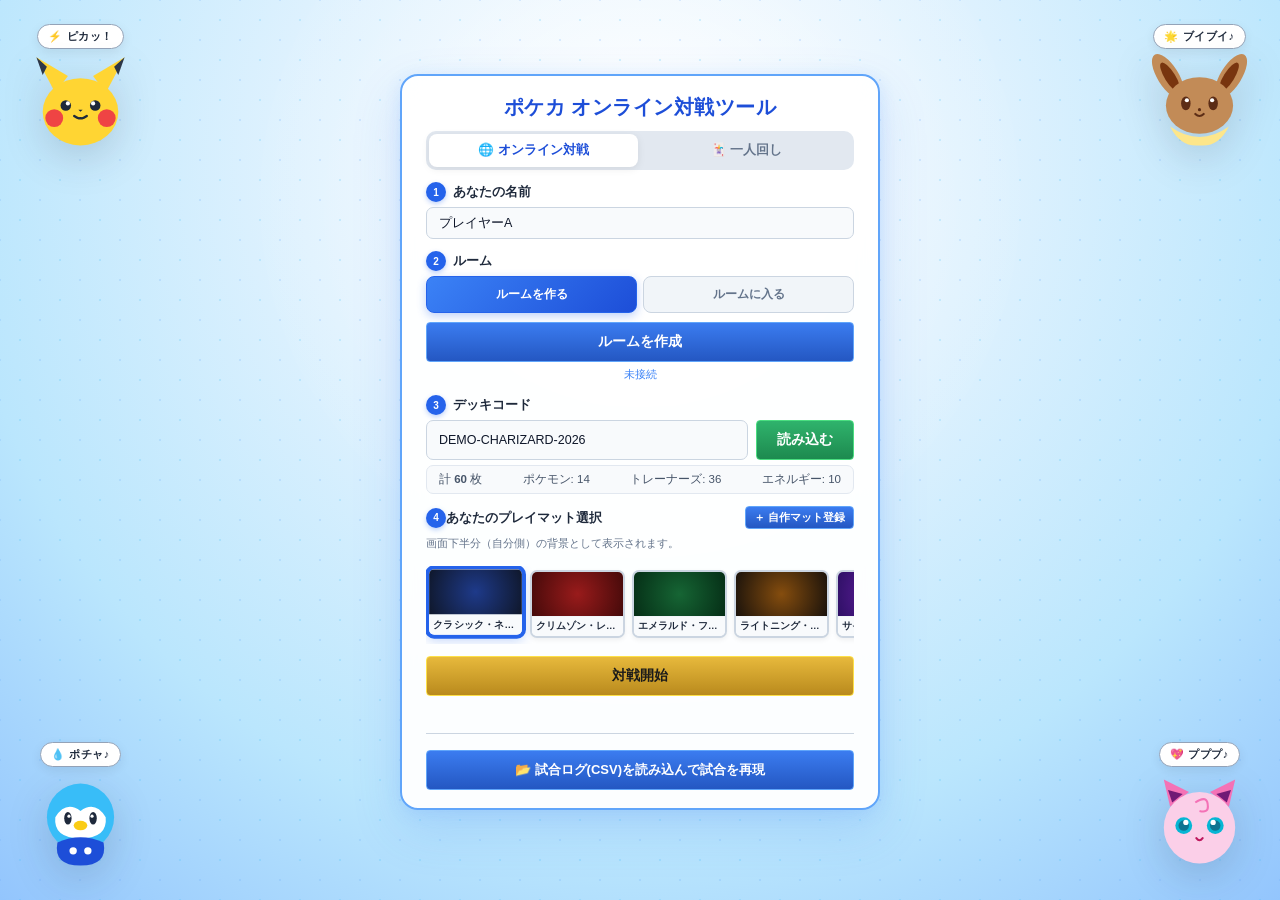
<file: demo/index.html>
<!DOCTYPE html>
<html lang="ja">
<head>
<meta charset="UTF-8">
<meta name="viewport" content="width=device-width, initial-scale=1.0, viewport-fit=cover">
<title>ポケカ オンライン対戦ツール</title>
<link rel="stylesheet" href="css/style.css">
</head>
<body>

<!-- =====================================================
     画面① ロビー（名前 → ルーム → デッキコード → 対戦開始）
     ===================================================== -->
<section id="lobby" class="lobby">
  <!-- 4隅のかわいいポケモンたち（ゆらゆら揺れる） -->
  <!-- 左上：ピカチュウ -->
  <div class="lobby-corner-pokemon top-left" title="ピカチュウ">
    <div class="poke-balloon">⚡ ピカッ！</div>
    <svg viewBox="0 0 100 100" width="105" height="105" class="pokemon-svg" aria-label="ピカチュウ">
      <!-- 耳 -->
      <polygon points="26,38 8,4 38,22" fill="#ffd533"/>
      <polygon points="8,4 18,13 14,21 8,4" fill="#2d3748"/>
      <polygon points="74,38 92,4 62,22" fill="#ffd533"/>
      <polygon points="92,4 82,13 86,21 92,4" fill="#2d3748"/>
      <!-- 頭・体 -->
      <ellipse cx="50" cy="56" rx="36" ry="32" fill="#ffd533"/>
      <!-- ほっぺ -->
      <circle cx="25" cy="62" r="8.5" fill="#ef4444"/>
      <circle cx="75" cy="62" r="8.5" fill="#ef4444"/>
      <!-- 目 -->
      <circle cx="36" cy="50" r="5" fill="#1e293b"/>
      <circle cx="38" cy="48" r="2" fill="#ffffff"/>
      <circle cx="64" cy="50" r="5" fill="#1e293b"/>
      <circle cx="62" cy="48" r="2" fill="#ffffff"/>
      <!-- 鼻 -->
      <polygon points="50,56 48,54 52,54" fill="#1e293b"/>
      <!-- 口 -->
      <path d="M44,60 Q50,64 50,61 Q50,64 56,60" fill="none" stroke="#1e293b" stroke-width="2.2" stroke-linecap="round"/>
    </svg>
  </div>

  <!-- 右上：イーブイ -->
  <div class="lobby-corner-pokemon top-right" title="イーブイ">
    <div class="poke-balloon">🌟 ブイブイ♪</div>
    <svg viewBox="0 0 100 100" width="105" height="105" class="pokemon-svg" aria-label="イーブイ">
      <!-- 耳 -->
      <ellipse cx="20" cy="22" rx="10" ry="24" transform="rotate(-32 20 22)" fill="#c28b57"/>
      <ellipse cx="22" cy="23" rx="5" ry="16" transform="rotate(-32 22 23)" fill="#78350f"/>
      <ellipse cx="80" cy="22" rx="10" ry="24" transform="rotate(32 80 22)" fill="#c28b57"/>
      <ellipse cx="78" cy="23" rx="5" ry="16" transform="rotate(32 78 23)" fill="#78350f"/>
      <!-- 頭 -->
      <ellipse cx="50" cy="50" rx="32" ry="27" fill="#c28b57"/>
      <!-- もこもこの首毛 -->
      <path d="M22,70 Q50,90 78,70 Q68,90 50,88 Q32,90 22,70 Z" fill="#fde68a"/>
      <!-- 目 -->
      <ellipse cx="37" cy="48" rx="4.5" ry="6.5" fill="#5c2d16"/>
      <circle cx="38" cy="45" r="2" fill="#ffffff"/>
      <ellipse cx="63" cy="48" rx="4.5" ry="6.5" fill="#5c2d16"/>
      <circle cx="62" cy="45" r="2" fill="#ffffff"/>
      <!-- 鼻 -->
      <circle cx="50" cy="54" r="1.5" fill="#5c2d16"/>
      <!-- 口 -->
      <path d="M46,58 Q50,62 54,58" fill="none" stroke="#5c2d16" stroke-width="2" stroke-linecap="round"/>
    </svg>
  </div>

  <!-- 左下：ポッチャマ -->
  <div class="lobby-corner-pokemon bottom-left" title="ポッチャマ">
    <div class="poke-balloon">💧 ポチャ♪</div>
    <svg viewBox="0 0 100 100" width="105" height="105" class="pokemon-svg" aria-label="ポッチャマ">
      <!-- 頭部ベース（水色） -->
      <circle cx="50" cy="44" r="32" fill="#38bdf8"/>
      <!-- 顔の白い模様 -->
      <path d="M26,44 Q36,28 50,38 Q64,28 74,44 Q76,64 50,64 Q24,64 26,44 Z" fill="#ffffff"/>
      <!-- 体・マント（濃い青） -->
      <path d="M28,68 Q50,58 72,68 Q76,90 50,90 Q24,90 28,68 Z" fill="#1d4ed8"/>
      <!-- 胸のボタン -->
      <circle cx="43" cy="76" r="3.5" fill="#ffffff"/>
      <circle cx="57" cy="76" r="3.5" fill="#ffffff"/>
      <!-- 目 -->
      <ellipse cx="38" cy="45" rx="3.5" ry="6" fill="#1e293b"/>
      <circle cx="39" cy="43" r="1.5" fill="#ffffff"/>
      <ellipse cx="62" cy="45" rx="3.5" ry="6" fill="#1e293b"/>
      <circle cx="61" cy="43" r="1.5" fill="#ffffff"/>
      <!-- くちばし -->
      <ellipse cx="50" cy="52" rx="6.5" ry="4.5" fill="#facc15"/>
    </svg>
  </div>

  <!-- 右下：プリン -->
  <div class="lobby-corner-pokemon bottom-right" title="プリン">
    <div class="poke-balloon">💖 プププ♪</div>
    <svg viewBox="0 0 100 100" width="105" height="105" class="pokemon-svg" aria-label="プリン">
      <!-- 耳 -->
      <polygon points="22,34 16,8 40,20" fill="#f472b6"/>
      <polygon points="20,18 24,30 34,22" fill="#701a75"/>
      <polygon points="78,34 84,8 60,20" fill="#f472b6"/>
      <polygon points="80,18 76,30 66,22" fill="#701a75"/>
      <!-- 体（ピンクの球体） -->
      <circle cx="50" cy="54" r="34" fill="#fbcfe8"/>
      <!-- 前髪のうずまき -->
      <path d="M46,30 Q58,22 58,34 Q58,40 50,38 Q42,36 46,30 Z" fill="#fbcfe8"/>
      <path d="M46,30 Q58,22 58,34 Q58,40 50,38" fill="none" stroke="#f472b6" stroke-width="2"/>
      <!-- 目（大きな青緑） -->
      <circle cx="35" cy="52" r="8" fill="#06b6d4"/>
      <circle cx="35" cy="52" r="5" fill="#0e7490"/>
      <circle cx="37" cy="49" r="2.5" fill="#ffffff"/>
      <circle cx="65" cy="52" r="8" fill="#06b6d4"/>
      <circle cx="65" cy="52" r="5" fill="#0e7490"/>
      <circle cx="63" cy="49" r="2.5" fill="#ffffff"/>
      <!-- 口 -->
      <path d="M47,64 Q50,68 53,64" fill="none" stroke="#be185d" stroke-width="2" stroke-linecap="round"/>
    </svg>
  </div>

  <div class="lobby-panel">
    <h1>ポケカ オンライン対戦ツール</h1>

    <!-- 最上部モード切替タブ: オンライン対戦 vs 一人回し -->
    <div class="lobby-mode-tabs">
      <button class="mode-tab-btn active" id="btn-mode-online" data-action="switchLobbyMode" data-arg="online">🌐 オンライン対戦</button>
      <button class="mode-tab-btn" id="btn-mode-solo" data-action="switchLobbyMode" data-arg="solo">🃏 一人回し</button>
    </div>

    <!-- ================= モード1: オンライン対戦 ================= -->
    <div id="mode-panel-online" class="mode-panel">
      <div class="step">
        <label class="step-title" for="in-name"><span class="num">1</span>あなたの名前</label>
        <input id="in-name" type="text" maxlength="12" placeholder="ニックネーム" autocomplete="off">
      </div>

      <div class="step">
        <div class="step-title"><span class="num">2</span>ルーム</div>
        <div class="tabs">
          <button class="tab active" data-action="lobbyTab" data-arg="create">ルームを作る</button>
          <button class="tab" data-action="lobbyTab" data-arg="join">ルームに入る</button>
        </div>
        <div id="tab-create" class="tab-body">
          <button class="btn blue big" data-action="createRoom">ルームを作成</button>
          <div id="room-box" class="room-box hidden">
            ルーム番号 <b id="room-no"></b>
            <button class="btn" data-action="copyRoom">コピー</button>
          </div>
        </div>
        <div id="tab-join" class="tab-body hidden">
          <input id="in-room" type="text" inputmode="numeric" maxlength="6" placeholder="ルーム番号（6桁）" autocomplete="off">
          <button class="btn blue big" data-action="joinRoom">入室</button>
        </div>
        <div id="conn-status" class="status">未接続</div>
      </div>

      <div class="step">
        <label class="step-title" for="in-deck"><span class="num">3</span>デッキコード</label>
        <div class="row">
          <input id="in-deck" type="text" placeholder="例: DEMO-CHARIZARD-2026" autocomplete="off">
          <button class="btn green big" data-action="loadDeck">読み込む</button>
        </div>
        <div id="deck-preview" class="deck-preview"></div>
      </div>

      <div class="step">
        <div class="step-title" style="display:flex; justify-content:space-between; align-items:center;">
          <div><span class="num">4</span>あなたのプレイマット選択</div>
          <button class="btn blue" style="font-size:11px; padding:3px 8px;" data-action="openMatUpload">＋ 自作マット登録</button>
        </div>
        <p style="font-size:11px; color:#64748b; margin:2px 0 6px 0;">画面下半分（自分側）の背景として表示されます。</p>
        <div id="playmat-preview-row" class="playmat-preview-row"></div>
        <input type="file" id="mat-file-input" accept="image/*" class="hidden">
      </div>

      <div class="step">
        <button id="btn-start" class="btn gold big wide" data-action="startBattle" disabled>対戦開始</button>
        <div id="start-status" class="status"></div>
      </div>

      <div style="height: 1px; background: #cbd5e1; margin: 4px 0;"></div>
      <div class="step">
        <button class="btn blue wide" data-action="triggerCsvImport" style="font-size: 13px; padding: 10px 14px;">
          📂 試合ログ(CSV)を読み込んで試合を再現
        </button>
      </div>
    </div>

    <!-- ================= モード2: 一人回し ================= -->
    <div id="mode-panel-solo" class="mode-panel hidden">
      <p class="demo-note" style="border-left-color:#3b82f6; background:#eff6ff; border-color:#bfdbfe; color:#1e40af;">
        一人回しモード：2つのデッキを登録して対戦。ターン終了ごとに<b>上下の視点が自動で入れ替わり</b>、両方の手札・場を自分で操作してじっくり研究できます！
      </p>

      <!-- デッキ1 (先攻/プレイヤーA) -->
      <div class="step">
        <label class="step-title" for="in-deck-a"><span class="num">1</span>デッキ1 (先攻側 / あなた)</label>
        <div class="row">
          <input id="in-deck-a" type="text" placeholder="例: DEMO-CHARIZARD-2026" autocomplete="off" value="DEMO-CHARIZARD-2026">
          <button class="btn green big" data-action="loadSoloDeckA">読み込む</button>
        </div>
        <div id="deck-preview-a" class="deck-preview"></div>
      </div>

      <!-- デッキ2 (後攻/プレイヤーB) -->
      <div class="step">
        <label class="step-title" for="in-deck-b"><span class="num">2</span>デッキ2 (後攻側 / 対戦相手)</label>
        <div class="row">
          <input id="in-deck-b" type="text" placeholder="例: DEMO-VENUSAUR-2026" autocomplete="off" value="DEMO-VENUSAUR-2026">
          <button class="btn green big" data-action="loadSoloDeckB">読み込む</button>
        </div>
        <div id="deck-preview-b" class="deck-preview"></div>
      </div>

      <div class="step">
        <div class="step-title" style="display:flex; justify-content:space-between; align-items:center;">
          <div><span class="num">3</span>あなたのプレイマット選択</div>
        </div>
        <div id="playmat-preview-row-solo" class="playmat-preview-row"></div>
      </div>

      <div class="step">
        <button id="btn-start-solo" class="btn gold big wide" data-action="startSoloBattle">一人回しを開始する</button>
      </div>
    </div>
  </div>
</section>

<!-- =====================================================
     画面② 対戦画面（PTCGL準拠のプレイマット）
     ===================================================== -->
<section id="game" class="hidden">
  <!-- プレイマット背景レイヤー（画面半分ずつ） -->
  <div class="board-mat-container">
    <div class="board-mat-half mat-opp" id="board-mat-opp"></div>
    <div class="board-mat-half mat-me" id="board-mat-me"></div>
  </div>
  <div class="board">

    <!-- 相手の手札（上端から裏面が覗く） -->
    <div class="opp-hand">
      <div class="top-menu">
        <span class="room">ROOM <b id="g-room"></b></span>
        <button class="btn red" data-action="exit">退室</button>
      </div>
      <div id="opp-hand-cards" class="opp-hand-cards"></div>
      <span class="count">相手の手札 <b id="opp-hand-count">0</b></span>
    </div>

    <!-- 相手エリア（自分側を180°回転した配置） -->
    <div class="band opp">
      <div class="pile-col opp-piles">
        <div class="pile" id="opp-deck"></div>
        <div class="pile clickable" id="opp-trash" title="相手のトラッシュを見る"></div>
      </div>
      <div class="bench-tray" id="opp-bench"></div>
      <div class="side-col opp-side">
        <div class="lost clickable" id="opp-lost">ロスト <b>0</b></div>
        <div class="prizes" id="opp-prizes"></div>
      </div>
    </div>

    <!-- 中央アリーナ -->
    <div class="arena">
      <div class="center-line"></div>

      <div class="log-btn">
        <button class="btn" data-action="showLog">ログ</button>
        <button class="btn gold" data-action="coin">コイン</button>
        <button class="btn blue" data-action="exportCsv" title="試合ログをCSV出力">CSV出力</button>
        <button class="btn" data-action="triggerCsvImport" title="CSVから試合を再現">再現</button>
      </div>

      <div id="zoom" class="zoom hidden"></div>

      <div class="active-spot opp-active" id="opp-active"></div>
      <div class="active-spot my-active" id="my-active"></div>

      <div class="stadium" id="stadium"></div>

      <!-- 使用カードエリア（バトル場左寄り・常時表示） -->
      <div id="play-area" class="play-area empty">
        <div class="play-card-wrap" id="play-card-wrap">
          <div class="slot play-slot" title="手札からドラッグ＆ドロップしてカードを使用">
            使用カード枠<br><small style="font-size:9px; opacity:0.8;">(ドラッグ)</small>
          </div>
        </div>
        <div class="play-actions hidden" id="play-actions">
          <span class="play-title">使用中</span>
          <button class="btn red" data-action="playToTrash">トラッシュへ</button>
          <button class="btn" data-action="playToHand">手札に戻す</button>
          <button class="btn blue hidden" id="btn-play-stadium" data-action="playToStadium">スタジアムへ</button>
          <button class="btn purple" data-action="playToLost">ロストへ</button>
        </div>
      </div>

      <div class="turn-panel">
        <span class="name">相手：<b id="g-opp-name"></b></span>
        <span class="name me">あなた：<b id="g-my-name"></b></span>
        <span class="name">ターン <b id="g-turn">1</b></span>
        <button class="btn gold" data-action="endTurn">ターン終了</button>
      </div>

      <div id="target-banner" class="target-banner hidden">
        <span id="target-msg"></span>
        <button class="btn" data-action="cancelTarget">キャンセル</button>
      </div>

      <!-- テンポラリエリア -->
      <div id="temp" class="temp hidden">
        <div id="temp-cards" class="temp-cards"></div>
        <div class="temp-side">
          <span class="title">テンポラリ</span>
          <button class="btn green" data-action="tempToHand">手札に加える</button>
          <button class="btn" data-action="tempToBottom">山の下側に戻す</button>
        </div>
      </div>
    </div>

    <!-- 自分エリア -->
    <div class="band me">
      <div class="side-col">
        <div class="lost clickable" id="my-lost">ロスト <b>0</b></div>
        <div class="prizes" id="my-prizes"></div>
      </div>
      <div class="bench-tray" id="my-bench"></div>
      <div class="pile-col">
        <div class="deck-btns">
          <button class="btn blue" data-action="viewDeck">山を見る</button>
          <button class="btn green" data-action="draw">１枚引く</button>
          <button class="btn red" data-action="trashTop">１枚トラッシュ</button>
          <button class="btn purple" data-action="shuffle">シャッフル</button>
        </div>
        <div class="pile" id="my-deck"></div>
        <div class="pile clickable" id="my-trash" title="トラッシュを見る"></div>
      </div>
    </div>

    <!-- 自分の手札（下端から覗く） -->
    <div class="hand-area">
      <div class="hand-btns">
        <button class="btn green" data-action="draw">１枚引く</button>
        <button class="btn blue" data-action="viewDeck">デッキを見る</button>
        <button class="btn" data-action="handToDeck">手札を山にもどす</button>
        <button class="btn" data-action="handToBottom">山の下に戻す</button>
        <button class="btn red" data-action="handTrash">トラッシュする</button>
        <button class="btn purple" data-action="handLost">ロストへ送る</button>
        <button class="btn blue wide" data-action="handBench">ベンチに出す</button>
      </div>
      <div class="hand-cards" id="hand"></div>
      <div class="hand-info">
        手札 <b id="hand-count">0</b> 枚<br>
        <span id="hand-sel" class="sel-name"></span>
      </div>
    </div>

    <!-- スマホ用：ハンバーガーボタン -->
    <button class="sp-menu-btn" data-action="openMenu" aria-label="操作メニュー">
      <span></span><span></span><span></span>
      <em class="badge">操作</em>
    </button>
  </div>
</section>

<!-- 手札ドラッグ範囲選択ボックス -->
<div id="selection-box" class="selection-box hidden"></div>

<!-- スマホ用：操作メニュー（下から出るシート） -->
<div class="sp-backdrop" data-action="closeMenu"></div>
<div class="sp-sheet" role="dialog" aria-label="操作メニュー">
  <div class="grip"></div>
  <div class="sheet-section-header">
    <h3 style="margin:0;">🃏 手札メニュー <span class="sel" id="sheet-sel"></span></h3>
    <button class="sheet-close-x" data-action="closeMenu" aria-label="閉じる">✕</button>
  </div>
  <div id="sheet-hand-body">
    <!-- 手札選択状態に応じて動的に生成 -->
  </div>

  <h3 style="margin-top:14px;">🎴 山札 <span class="sel muted" id="sheet-deck"></span></h3>
  <div class="grid">
    <button class="btn green" data-action="draw" data-close="1">１枚引く</button>
    <button class="btn blue" data-action="viewDeck" data-close="1">山を見る</button>
    <button class="btn red" data-action="trashTop" data-close="1">１枚トラッシュ</button>
    <button class="btn purple" data-action="shuffle" data-close="1">シャッフル</button>
  </div>

  <h3 style="margin-top:14px;">⚙️ その他・対戦進行</h3>
  <div class="grid">
    <button class="btn gold" data-action="endTurn" data-close="1">ターン終了</button>
    <button class="btn" data-action="coin" data-close="1">🪙 コイン</button>
    <button class="btn" data-action="showLog" data-close="1">📜 ログ</button>
    <button class="btn blue" data-action="exportCsv" data-close="1">💾 CSV保存</button>
    <button class="btn" data-action="triggerCsvImport" data-close="1">📂 CSV再現</button>
    <button class="btn wide" data-action="closeMenu">閉じる</button>
  </div>
</div>

<!-- カードダブルクリック拡大モーダル -->
<div id="card-zoom-modal" class="modal hidden" onclick="closeCardZoom()">
  <div class="zoom-card-container" onclick="event.stopPropagation()">
    <div id="zoom-card-content"></div>
    <button class="btn big wide" style="margin-top:12px;" onclick="closeCardZoom()">閉じる</button>
  </div>
</div>

<!-- 汎用モーダル（山札・トラッシュ・ロスト・ログ） -->
<div id="modal" class="modal hidden">
  <div class="modal-panel">
    <div class="modal-head" id="modal-title"></div>
    <div class="modal-body" id="modal-body"></div>
    <div class="modal-foot" id="modal-foot"></div>
  </div>
</div>

<!-- 試合再現（リプレイ）操作バー -->
<div id="replay-bar" class="replay-bar hidden">
  <div class="replay-badge">🎬 試合再現モード</div>
  <div class="replay-controls">
    <button class="btn" data-action="replayFirst" title="最初の手へ">⏮</button>
    <button class="btn" data-action="replayPrev" title="前の手へ">◀</button>
    <button class="btn gold" id="btn-replay-play" data-action="replayTogglePlay" title="自動再生/一時停止">▶ 再生</button>
    <button class="btn" data-action="replayNext" title="次の手へ">▶</button>
    <button class="btn" data-action="replayLast" title="最後の手へ">⏭</button>
  </div>
  <div class="replay-slider-wrap">
    <input type="range" id="replay-slider" min="0" max="0" value="0">
    <span class="replay-step-info" id="replay-step-info">0 / 0</span>
  </div>
  <div class="replay-msg" id="replay-msg">ログメッセージ</div>
  <button class="btn red" data-action="exitReplay">再現終了</button>
</div>

<!-- 非表示のファイル選択要素 (CSVインポート用) -->
<input type="file" id="csv-file-input" accept=".csv" class="hidden">

<!-- 場のポケモン用コンテキストメニュー -->
<div id="ctx" class="ctx hidden"></div>

<!-- トースト通知 -->
<div id="toast" class="toast"></div>

<script src="js/app.js"></script>
</body>
</html>
</file>
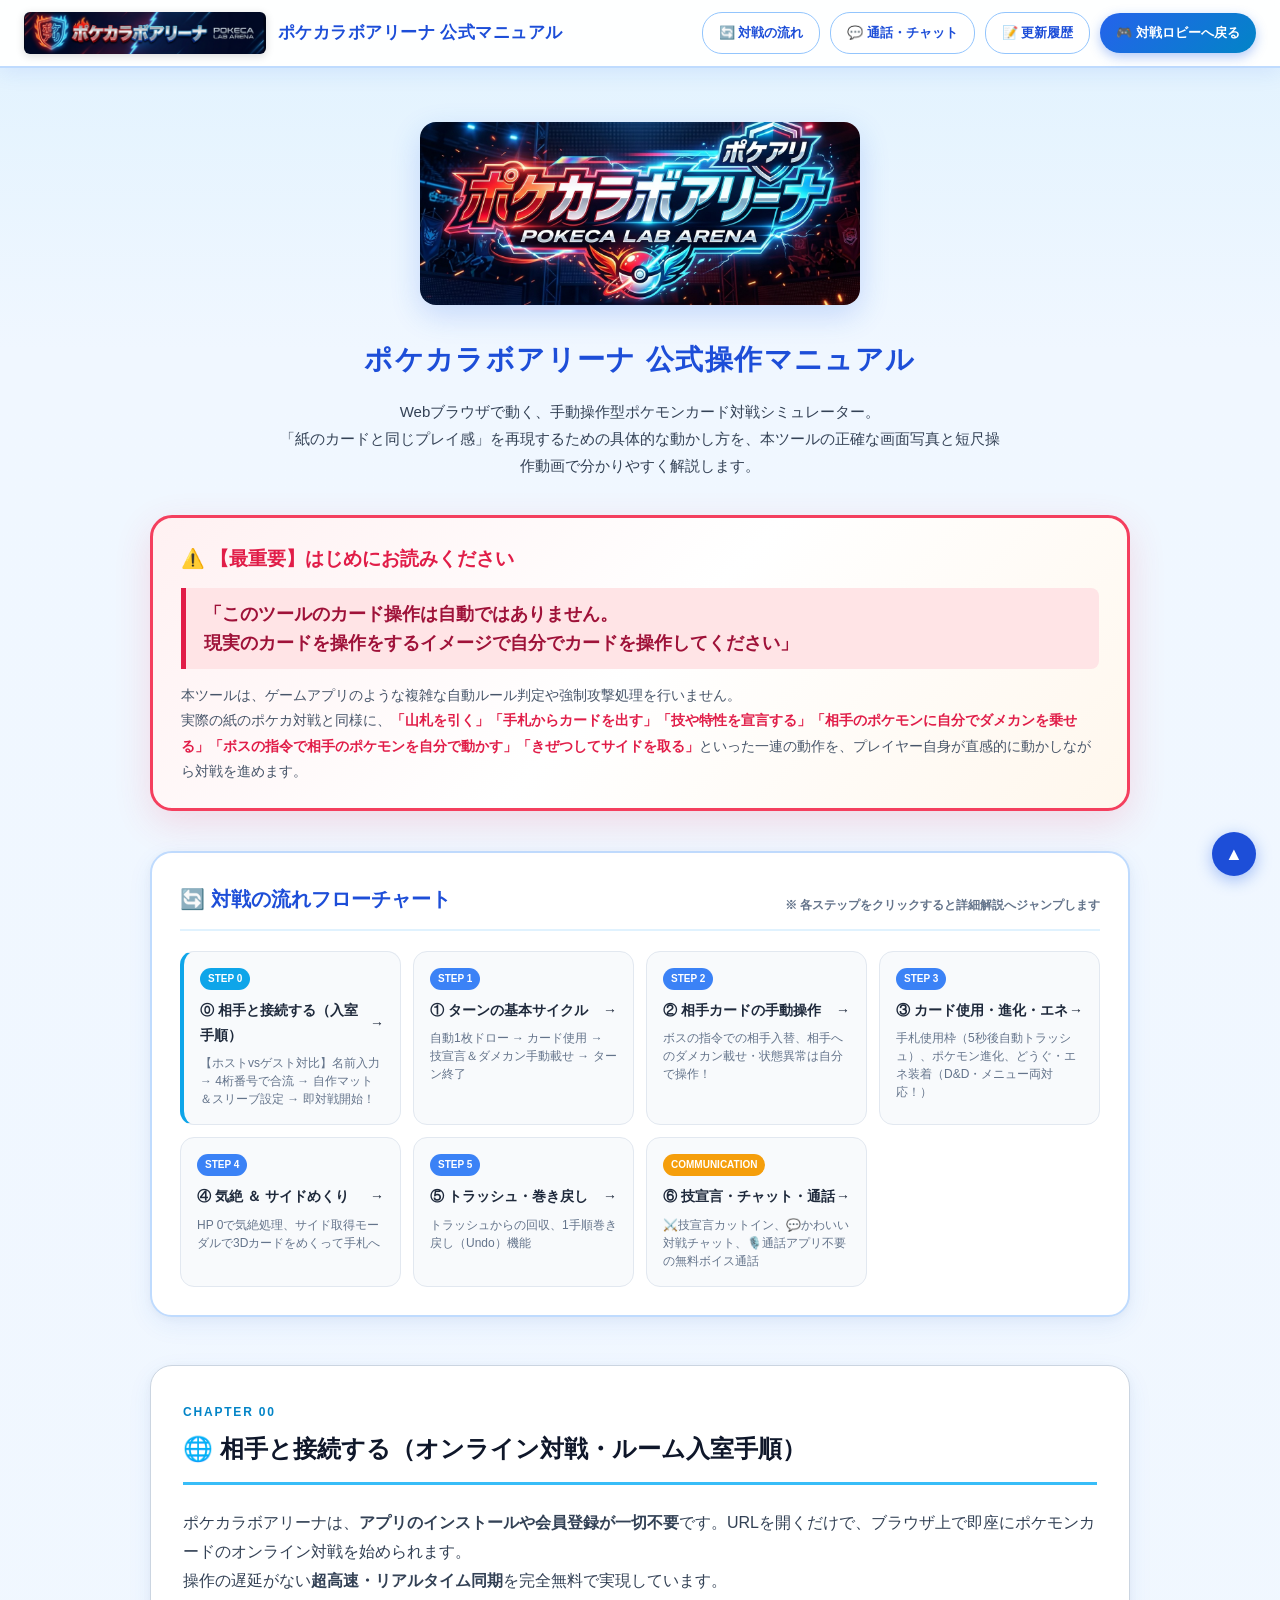
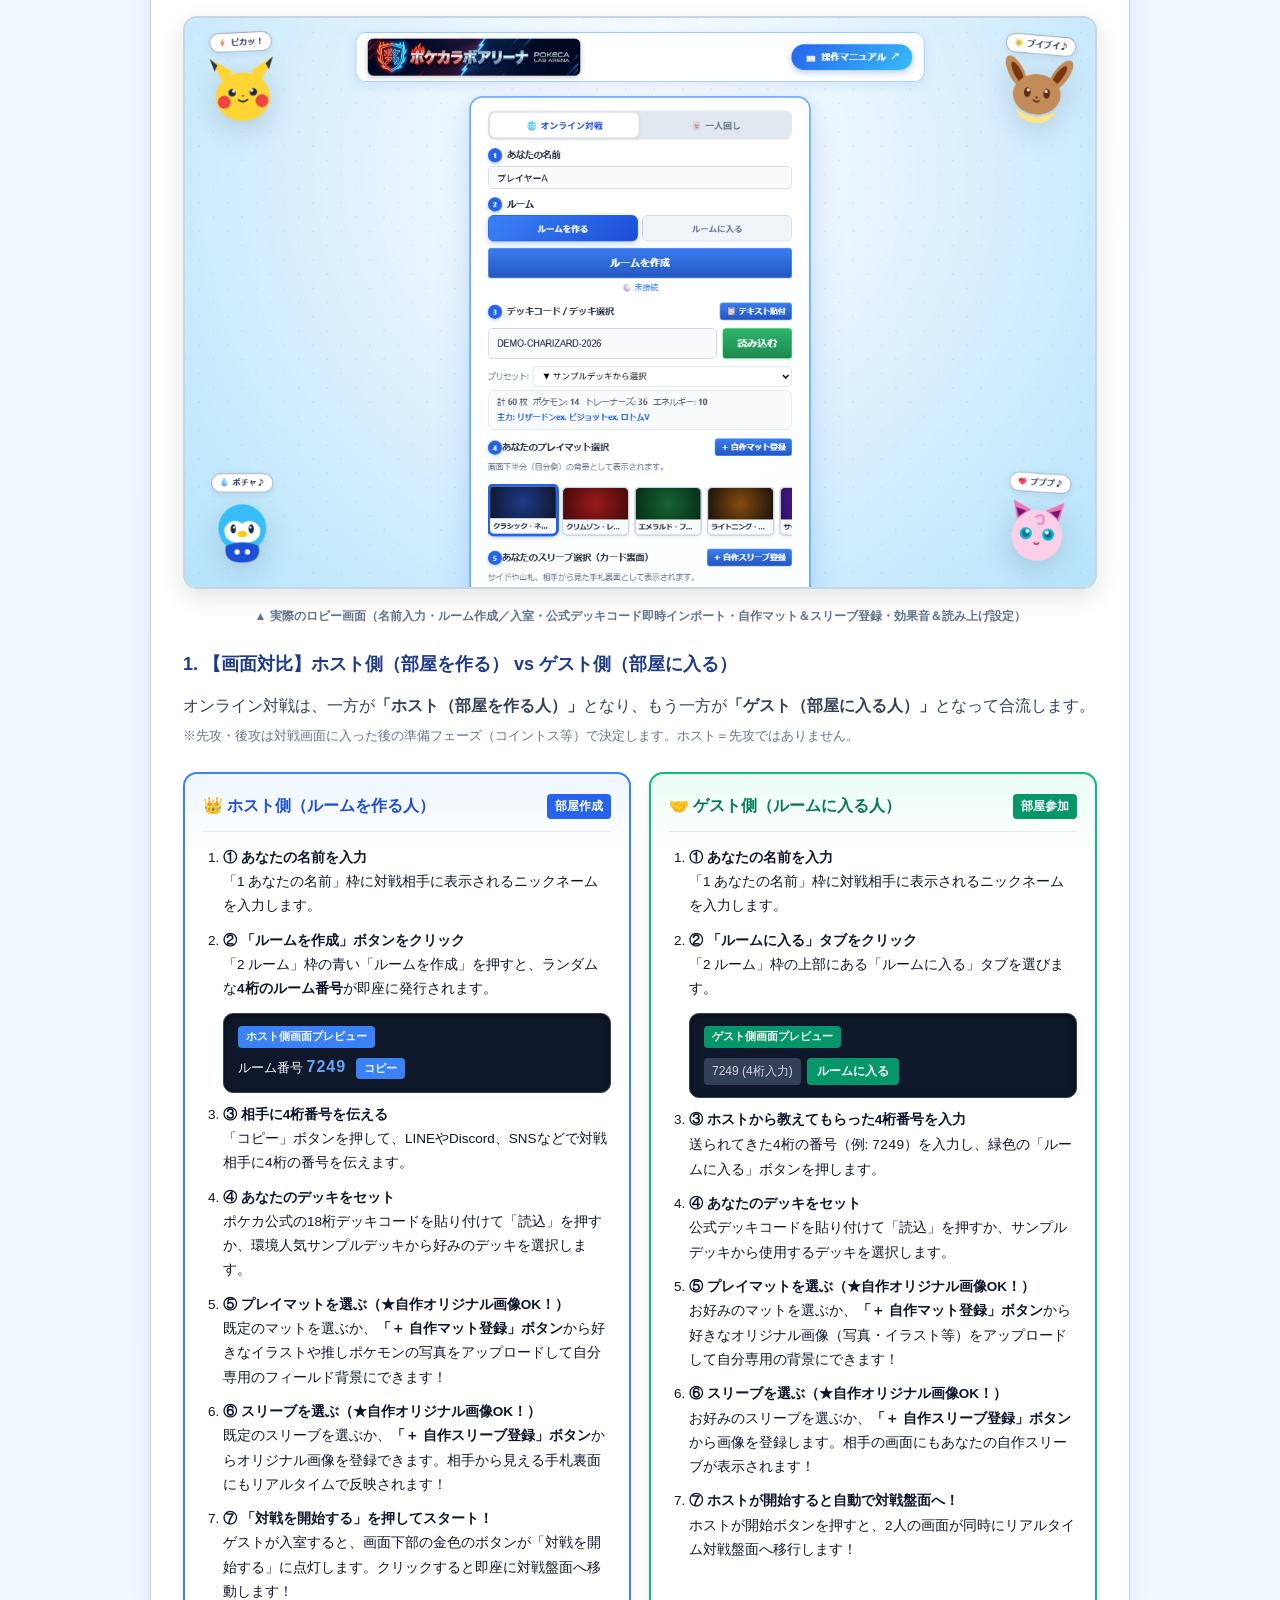
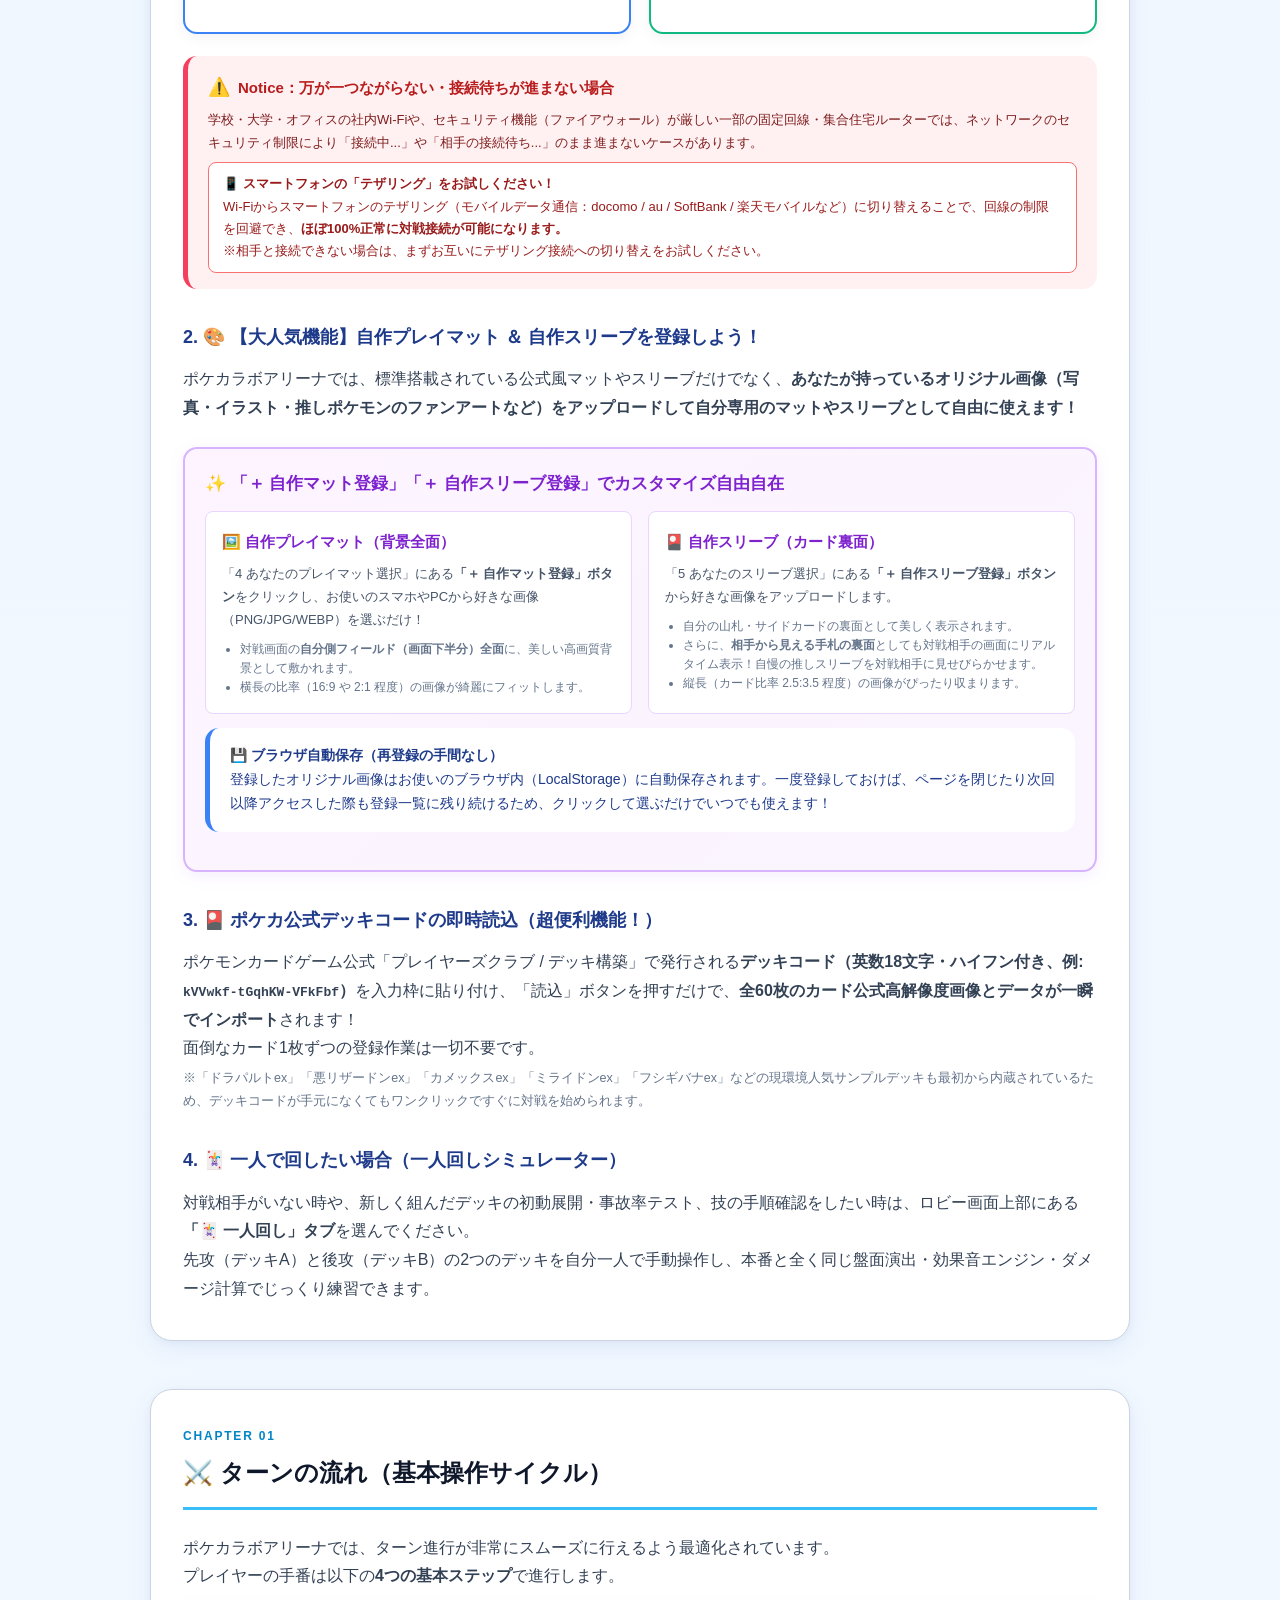
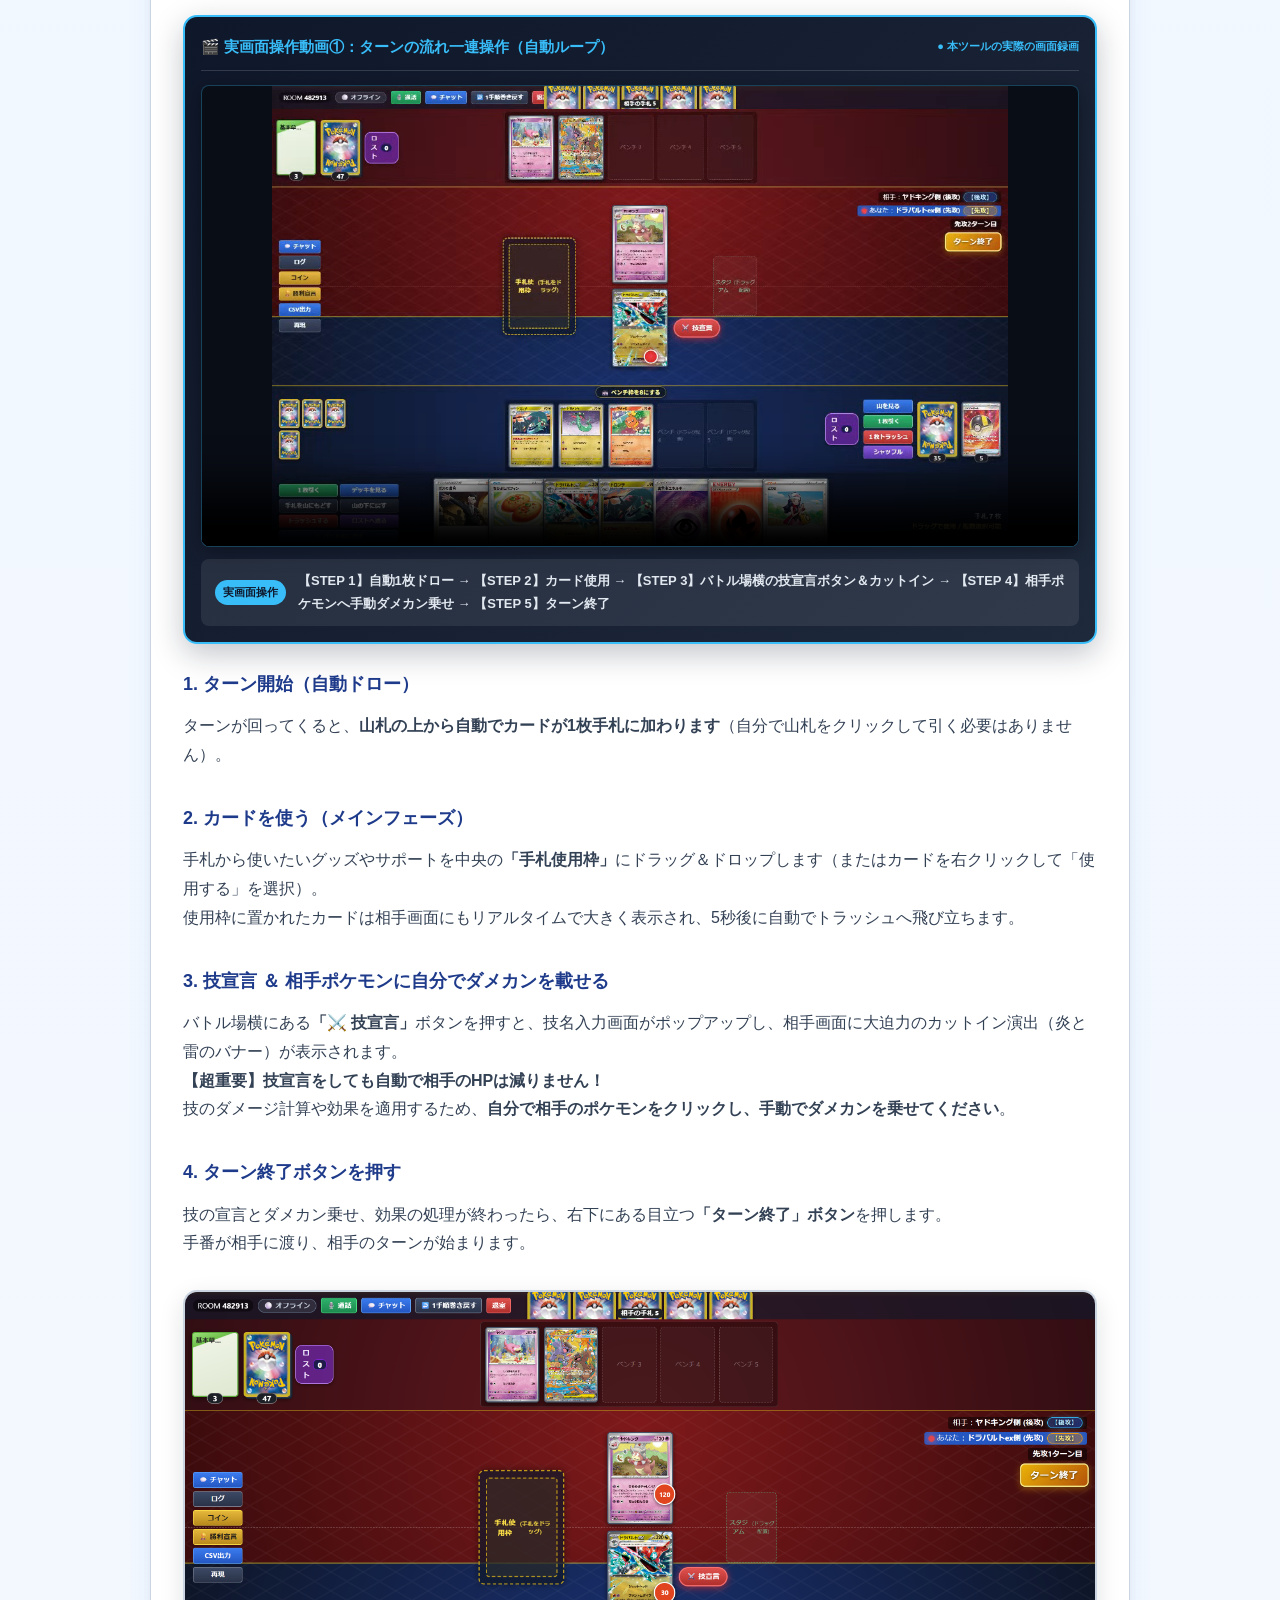
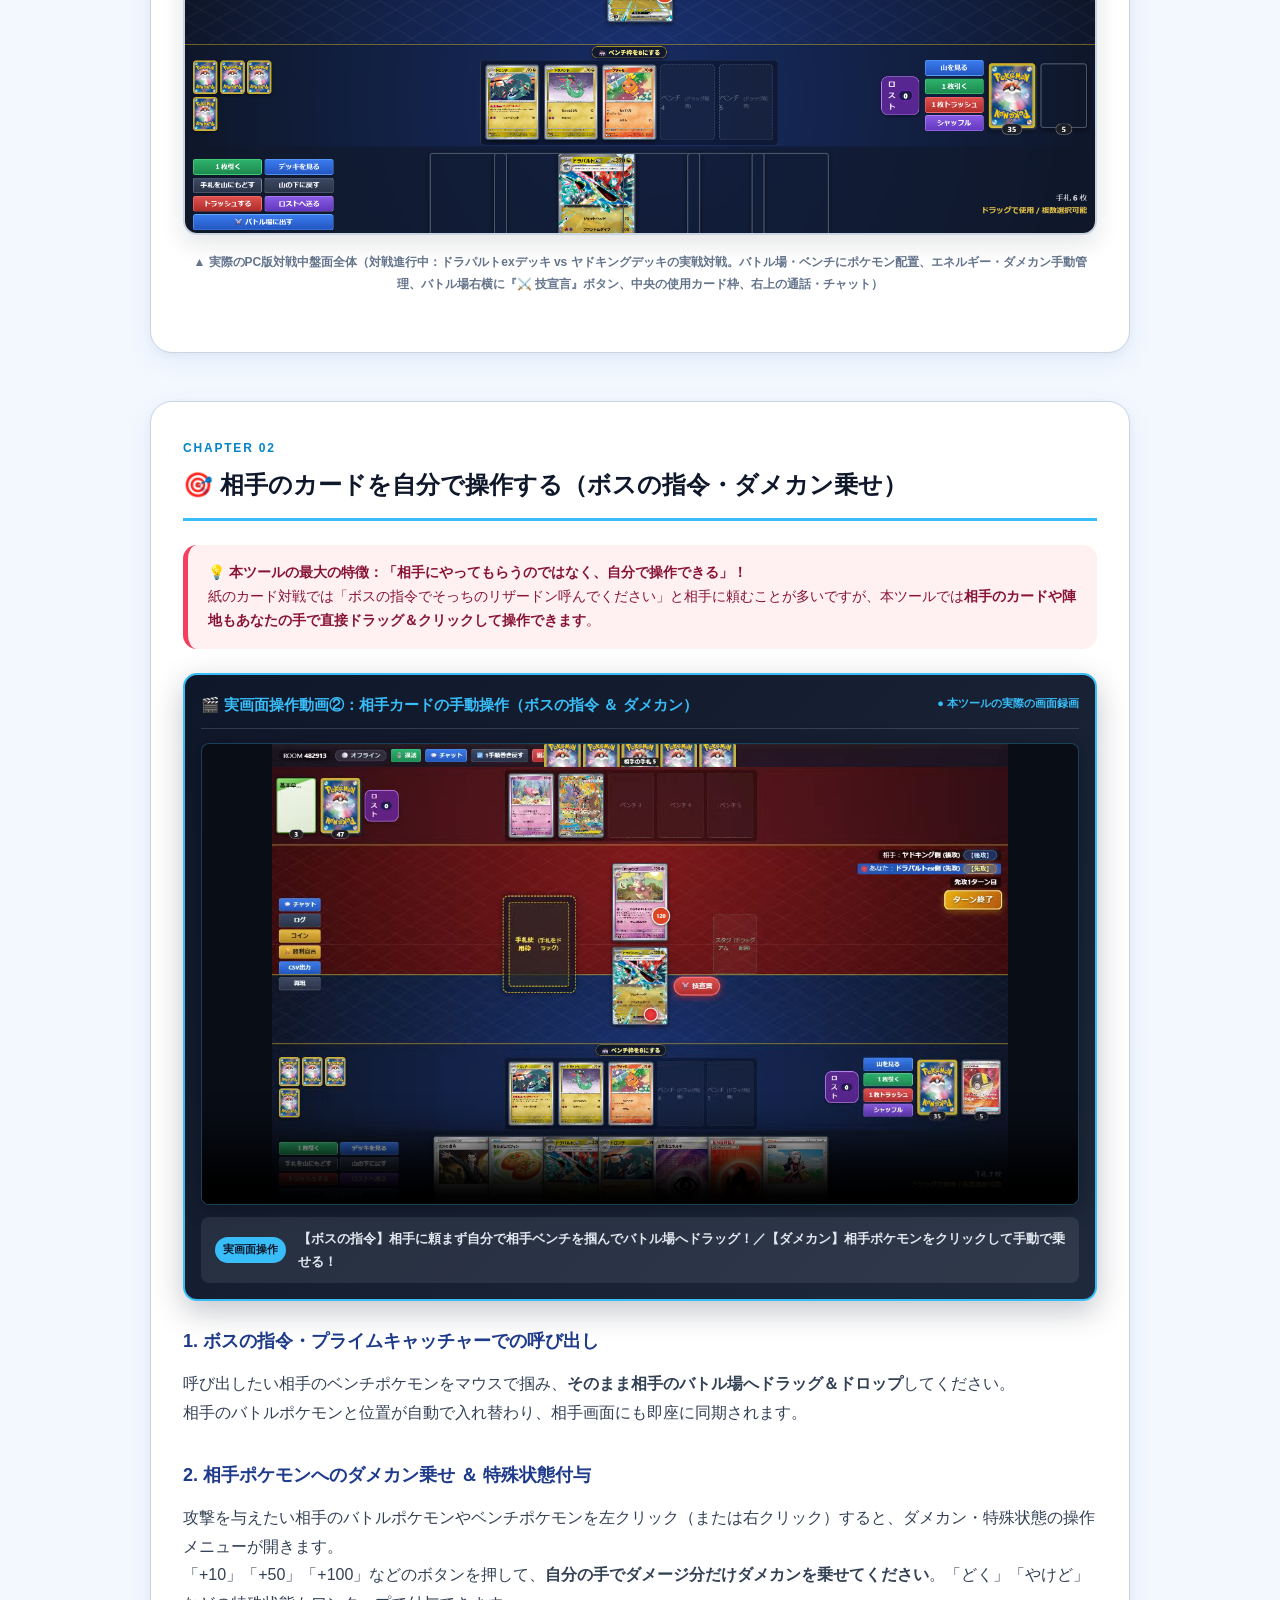
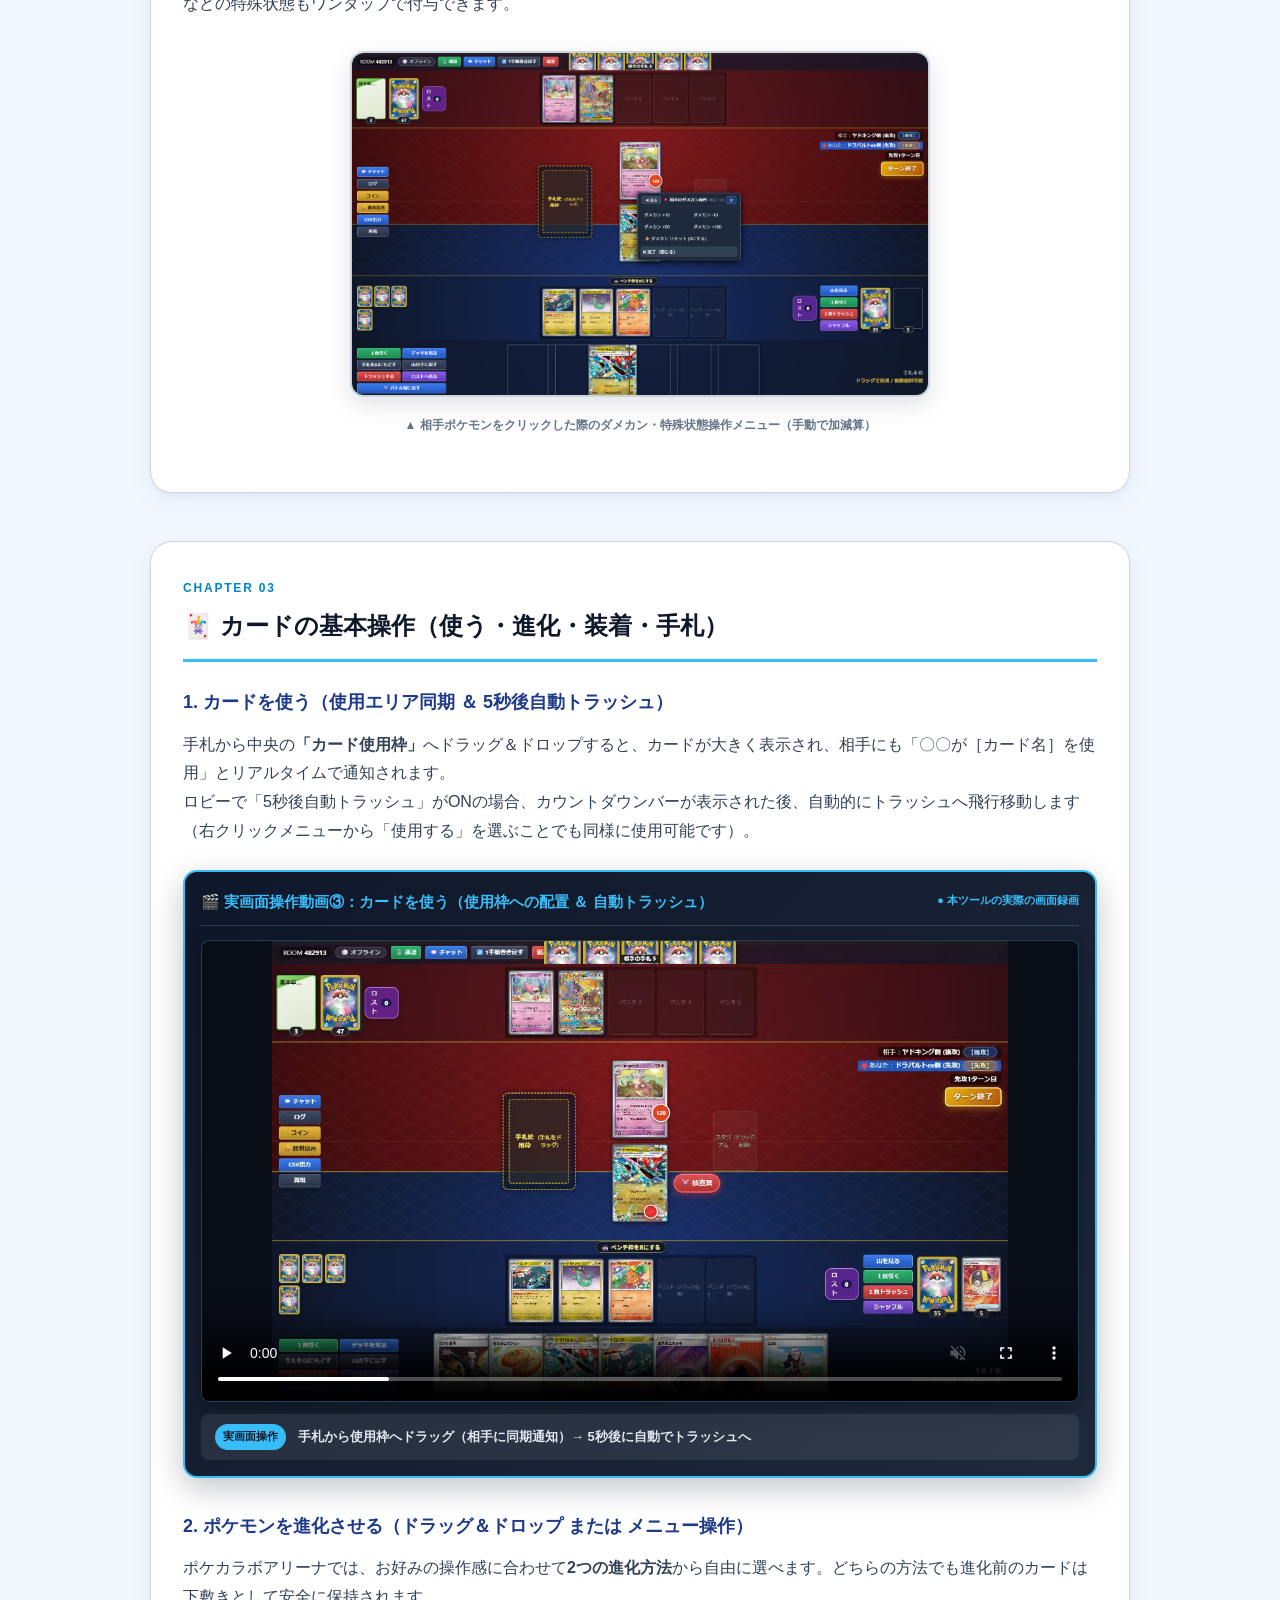
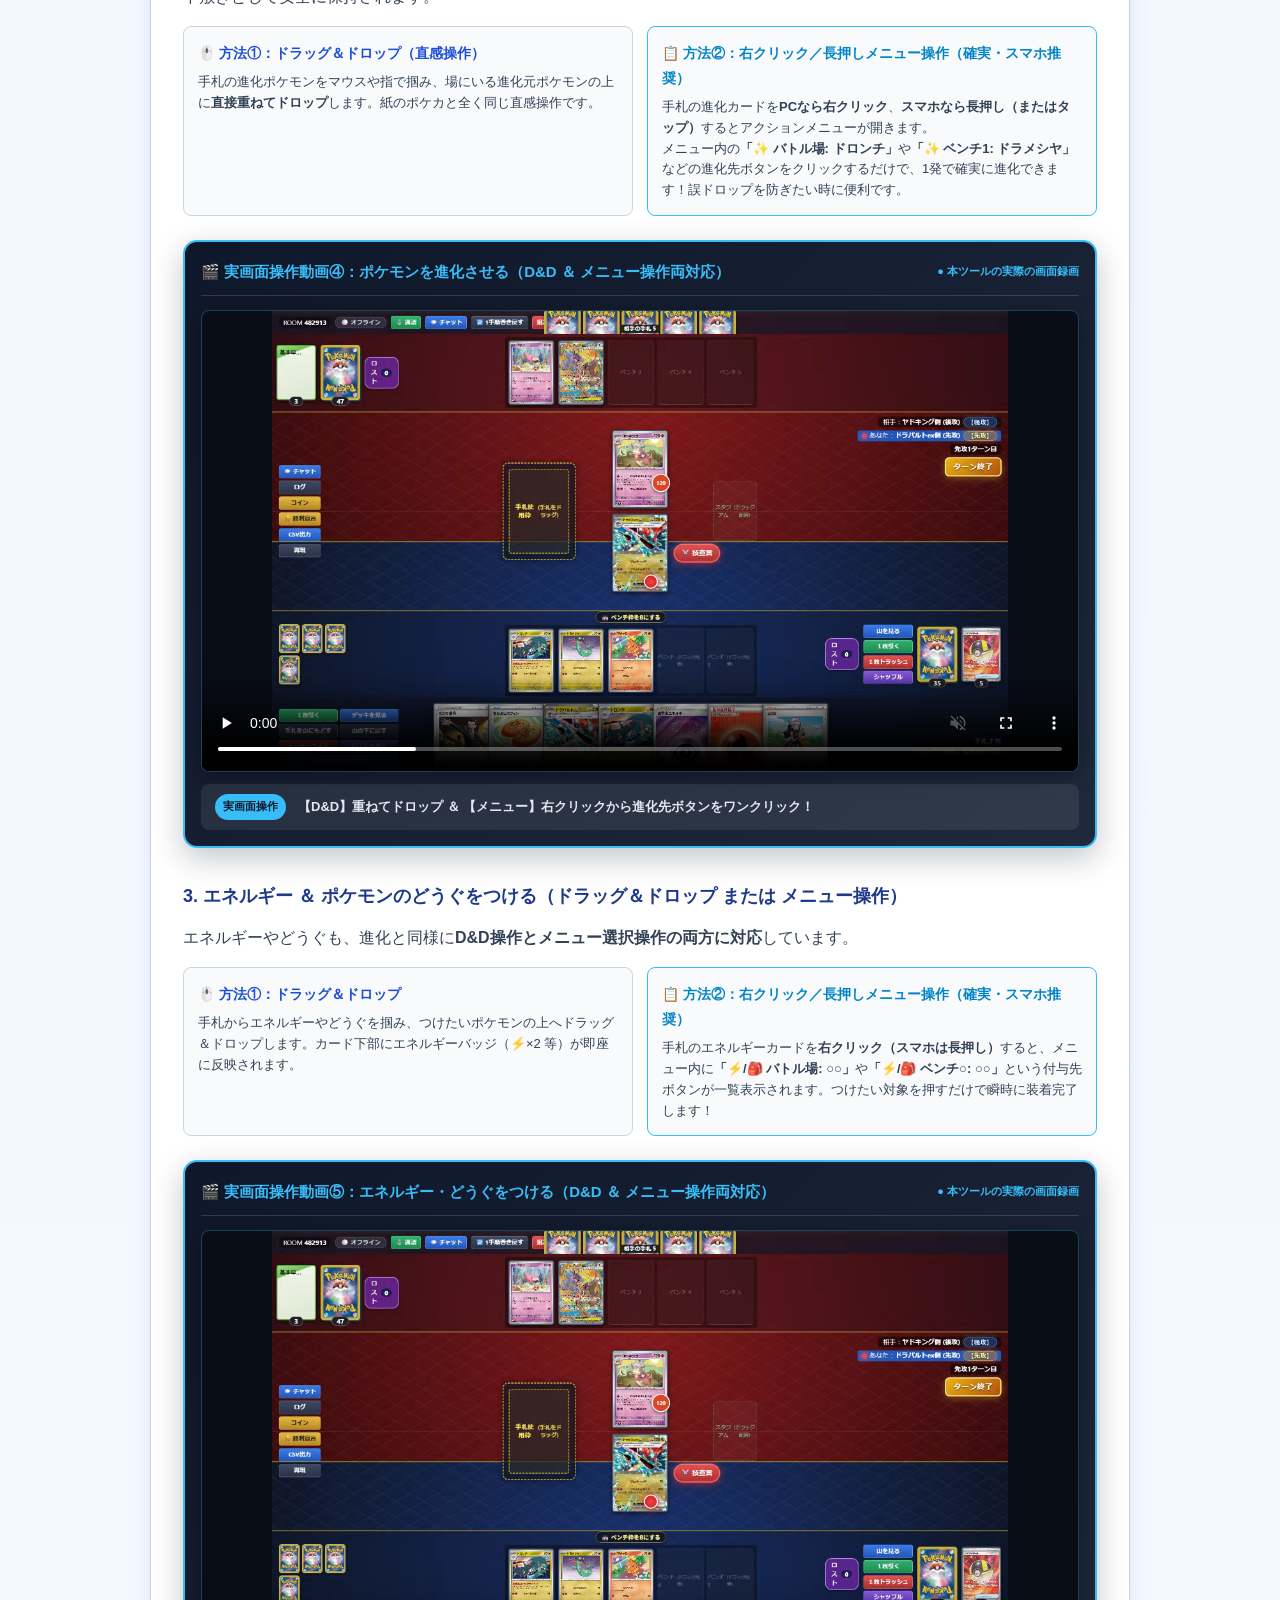
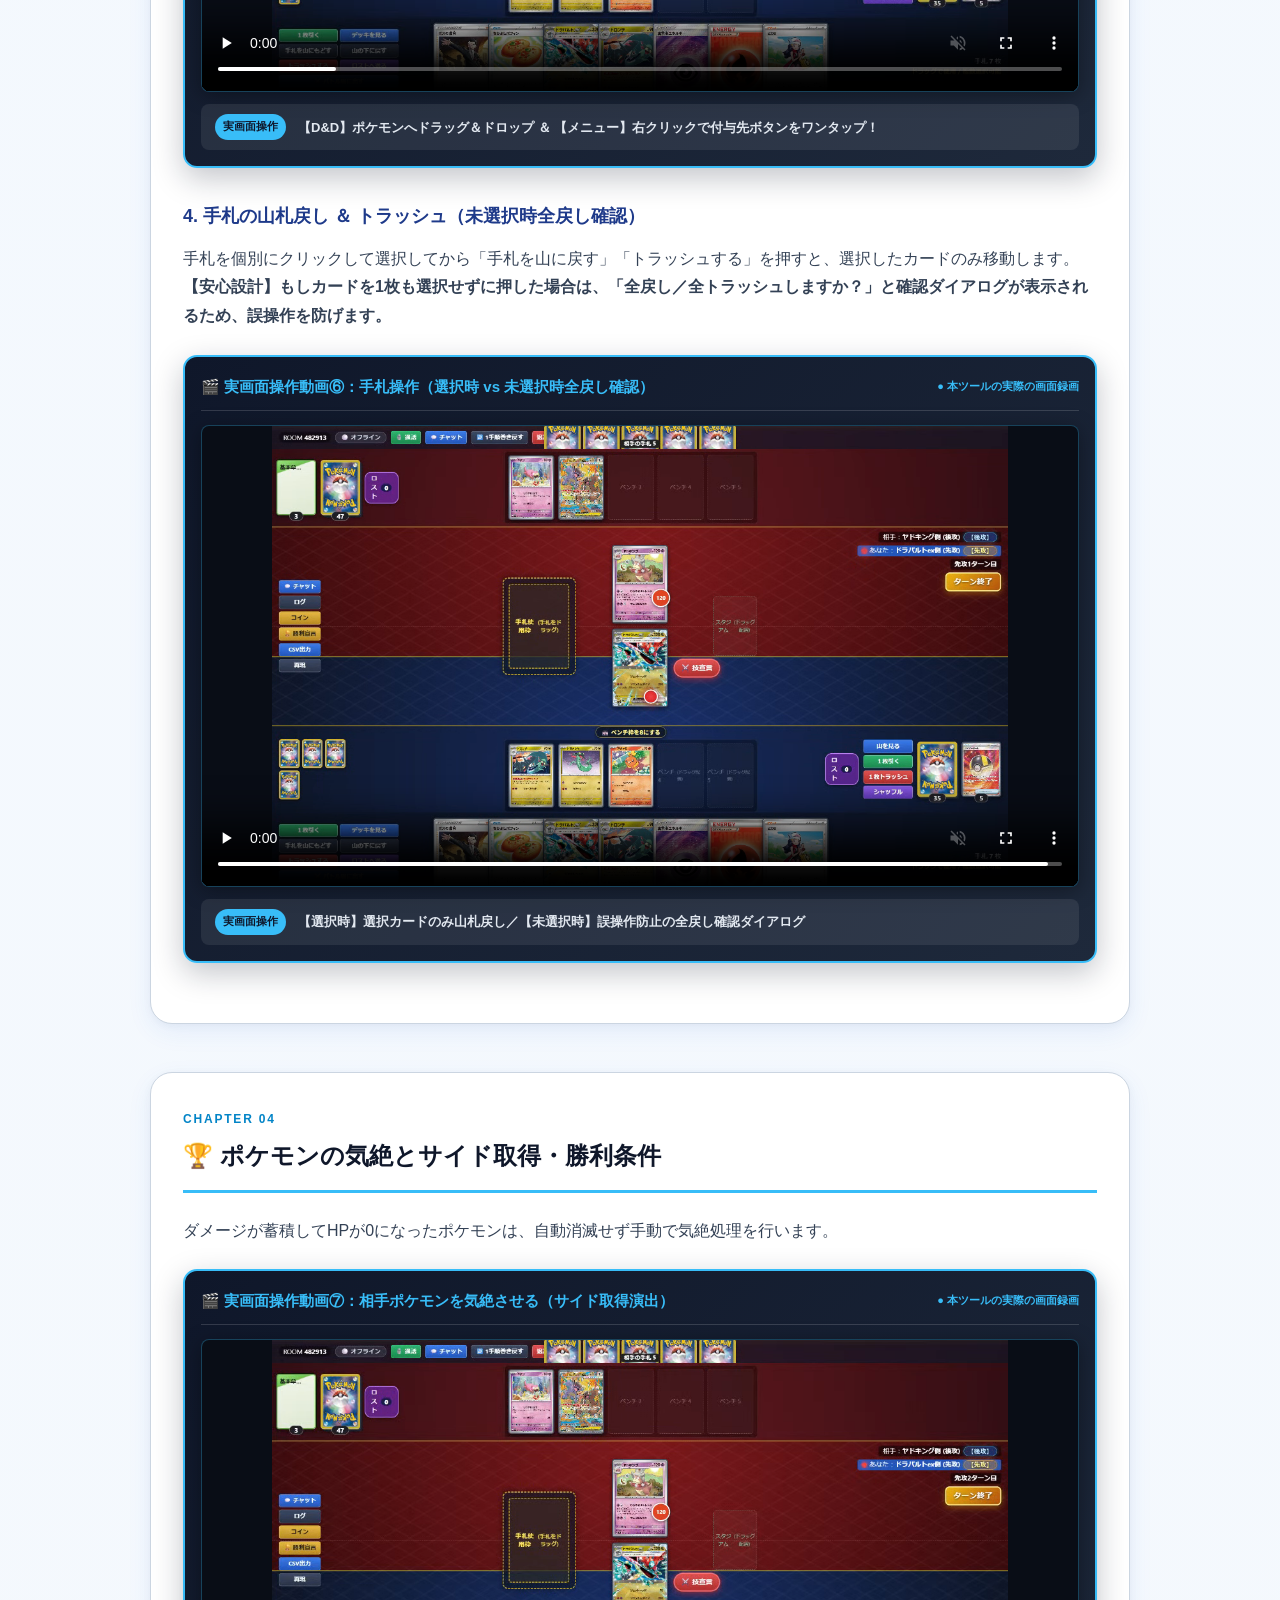
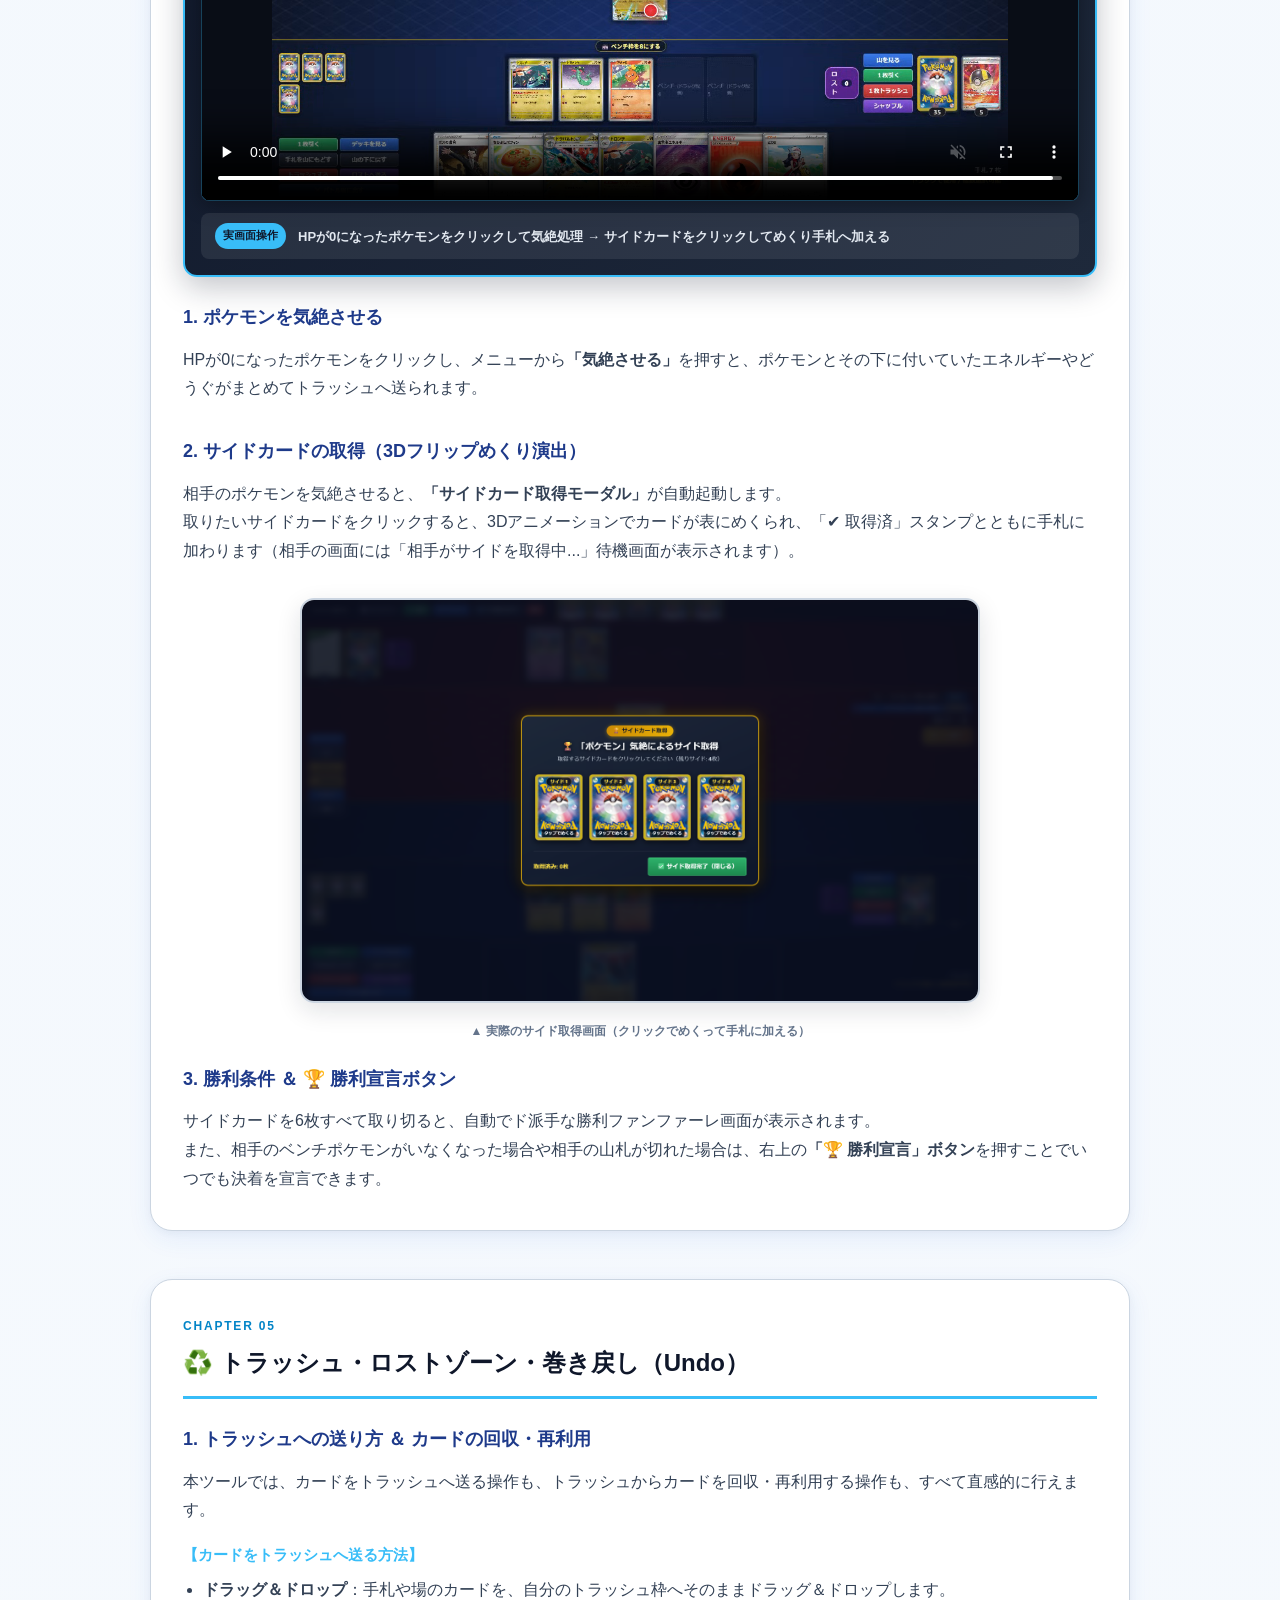
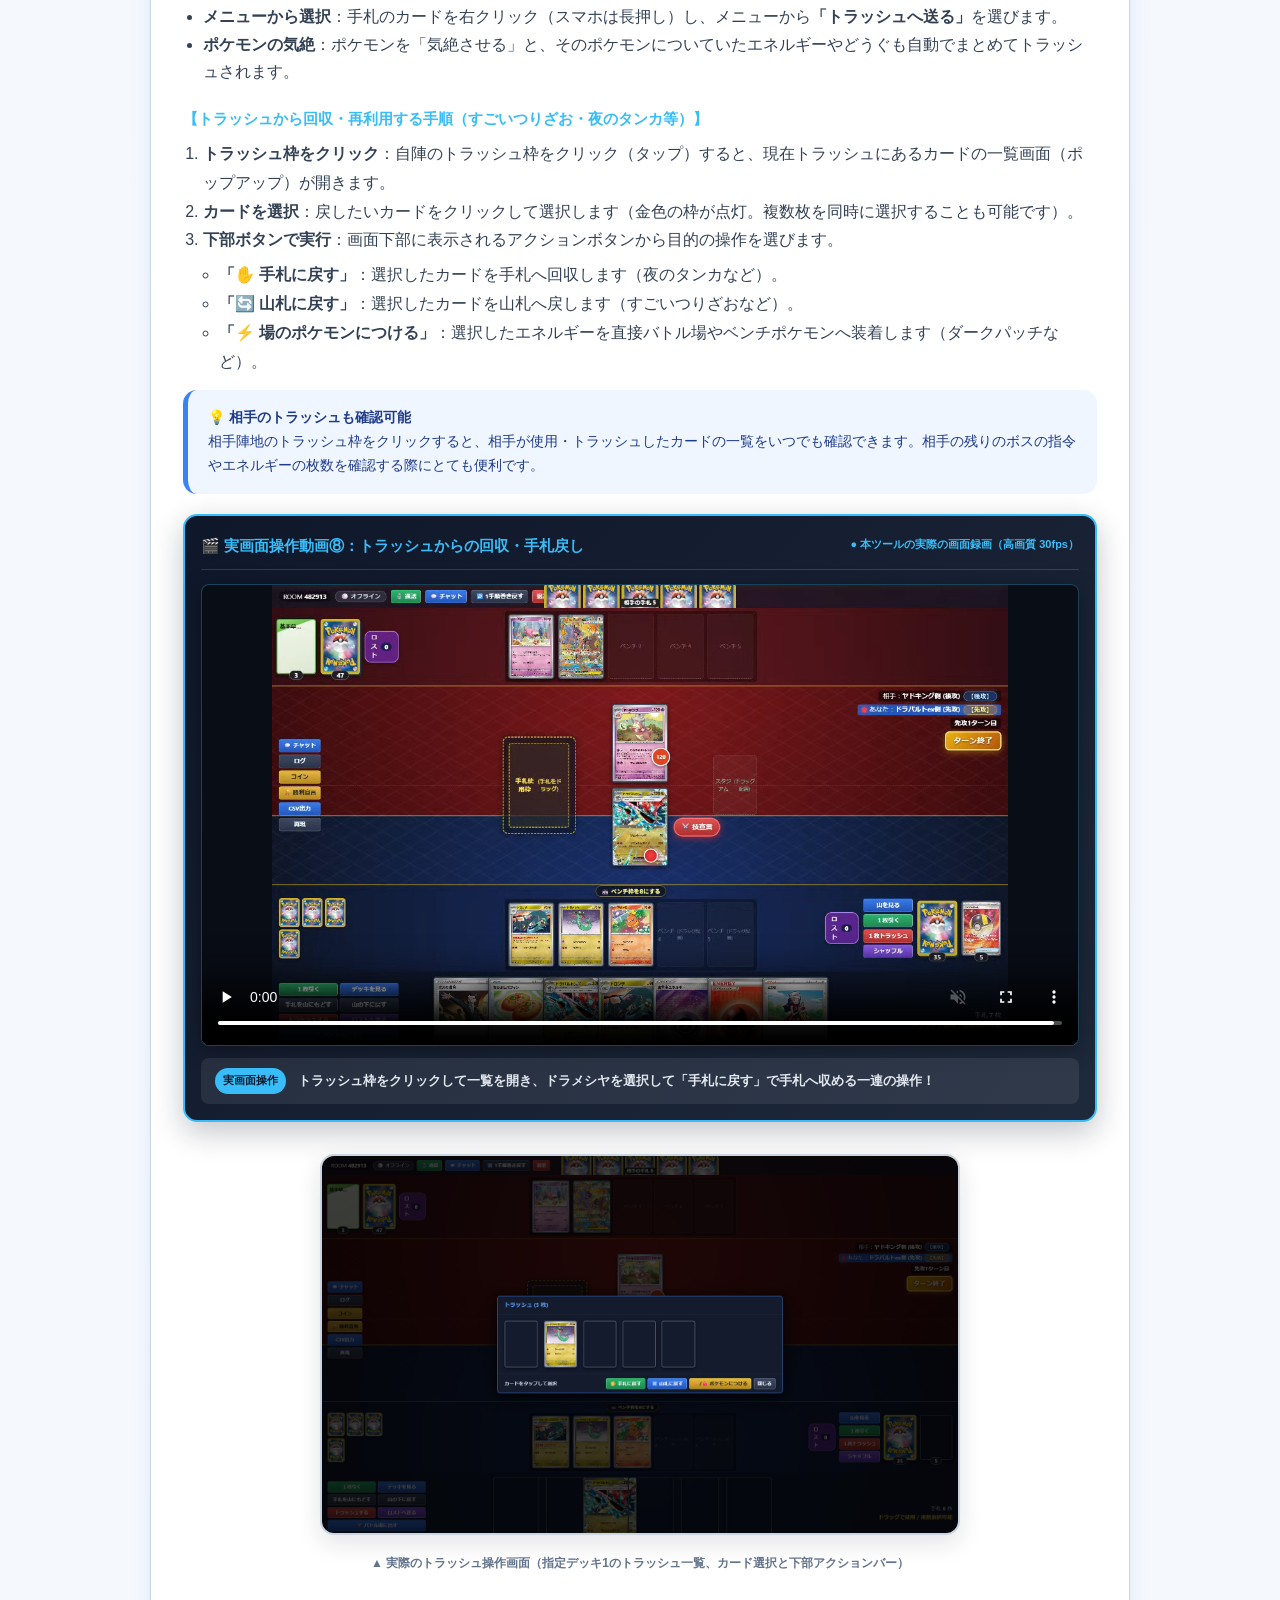
<file: src/manual/index.html>
<!DOCTYPE html>
<html lang="ja">
<head>
  <meta charset="UTF-8">
  <meta name="viewport" content="width=device-width, initial-scale=1.0">
  <title>ポケカラボアリーナ (ポケアリ) 公式操作マニュアル</title>
  <link rel="stylesheet" href="css/manual.css">
</head>
<body>

  <!-- ナビゲーションバー（明るい白ベース） -->
  <header class="manual-navbar">
    <a href="#top" class="manual-nav-brand">
      <img src="assets/logo_banner_slim.png" alt="ポケアリ ロゴ" class="manual-nav-logo">
      <span class="manual-nav-title">ポケカラボアリーナ 公式マニュアル</span>
    </a>
    <div class="manual-nav-links">
      <a href="#flow" class="nav-btn nav-btn-outline">🔄 対戦の流れ</a>
      <a href="#sec-07" class="nav-btn nav-btn-outline">💬 通話・チャット</a>
      <a href="#sec-10" class="nav-btn nav-btn-outline">📝 更新履歴</a>
      <a href="../index.html" class="nav-btn nav-btn-primary">🎮 対戦ロビーへ戻る</a>
    </div>
  </header>

  <div class="manual-container" id="top">

    <!-- ヒーローセクション -->
    <section class="manual-hero">
      <img src="assets/logo_complete.jpg" alt="ポケカラボアリーナ (ポケアリ) - PokéCa Lab Arena" class="manual-hero-logo">
      <h1 class="manual-hero-title">ポケカラボアリーナ 公式操作マニュアル</h1>
      <p class="manual-hero-lead">
        Webブラウザで動く、手動操作型ポケモンカード対戦シミュレーター。<br>
        「紙のカードと同じプレイ感」を再現するための具体的な動かし方を、本ツールの正確な画面写真と短尺操作動画で分かりやすく解説します。
      </p>
    </section>

    <!-- ⚠️ 最重要注意事項バナー（赤枠・目立つ注意喚起） -->
    <div class="important-notice-banner">
      <div class="important-notice-title">
        <span>⚠️ 【最重要】はじめにお読みください</span>
      </div>
      <div class="important-notice-core">
        「このツールのカード操作は自動ではありません。<br>
        現実のカードを操作をするイメージで自分でカードを操作してください」
      </div>
      <p class="important-notice-desc">
        本ツールは、ゲームアプリのような複雑な自動ルール判定や強制攻撃処理を行いません。<br>
        実際の紙のポケカ対戦と同様に、<b>「山札を引く」「手札からカードを出す」「技や特性を宣言する」「相手のポケモンに自分でダメカンを乗せる」「ボスの指令で相手のポケモンを自分で動かす」「きぜつしてサイドを取る」</b>といった一連の動作を、プレイヤー自身が直感的に動かしながら対戦を進めます。
      </p>
    </div>

    <!-- 🔄 対戦の流れフローチャート -->
    <section class="flowchart-section" id="flow">
      <div class="section-head">
        <h2 class="section-title">🔄 対戦の流れフローチャート</h2>
        <span style="font-size:12px; color:var(--text-muted); font-weight:bold;">※ 各ステップをクリックすると詳細解説へジャンプします</span>
      </div>

      <div class="flowchart-grid">
        <a href="#sec-00" class="flow-step-card" style="border-left: 4px solid #0ea5e9;">
          <span class="flow-step-badge" style="background:#0ea5e9;">STEP 0</span>
          <div class="flow-step-title">
            <span>⓪ 相手と接続する（入室手順）</span>
            <span class="flow-step-arrow">→</span>
          </div>
          <p class="flow-step-desc">【ホストvsゲスト対比】名前入力 → 4桁番号で合流 → 自作マット＆スリーブ設定 → 即対戦開始！</p>
        </a>

        <a href="#sec-01" class="flow-step-card">
          <span class="flow-step-badge">STEP 1</span>
          <div class="flow-step-title">
            <span>① ターンの基本サイクル</span>
            <span class="flow-step-arrow">→</span>
          </div>
          <p class="flow-step-desc">自動1枚ドロー → カード使用 → 技宣言＆ダメカン手動載せ → ターン終了</p>
        </a>

        <a href="#sec-02" class="flow-step-card">
          <span class="flow-step-badge">STEP 2</span>
          <div class="flow-step-title">
            <span>② 相手カードの手動操作</span>
            <span class="flow-step-arrow">→</span>
          </div>
          <p class="flow-step-desc">ボスの指令での相手入替、相手へのダメカン載せ・状態異常は自分で操作！</p>
        </a>

        <a href="#sec-03" class="flow-step-card">
          <span class="flow-step-badge">STEP 3</span>
          <div class="flow-step-title">
            <span>③ カード使用・進化・エネ</span>
            <span class="flow-step-arrow">→</span>
          </div>
          <p class="flow-step-desc">手札使用枠（5秒後自動トラッシュ）、ポケモン進化、どうぐ・エネ装着（D&D・メニュー両対応！）</p>
        </a>

        <a href="#sec-04" class="flow-step-card">
          <span class="flow-step-badge">STEP 4</span>
          <div class="flow-step-title">
            <span>④ 気絶 ＆ サイドめくり</span>
            <span class="flow-step-arrow">→</span>
          </div>
          <p class="flow-step-desc">HP 0で気絶処理、サイド取得モーダルで3Dカードをめくって手札へ</p>
        </a>

        <a href="#sec-05" class="flow-step-card">
          <span class="flow-step-badge">STEP 5</span>
          <div class="flow-step-title">
            <span>⑤ トラッシュ・巻き戻し</span>
            <span class="flow-step-arrow">→</span>
          </div>
          <p class="flow-step-desc">トラッシュからの回収、1手順巻き戻し（Undo）機能</p>
        </a>

        <a href="#sec-07" class="flow-step-card">
          <span class="flow-step-badge loop">COMMUNICATION</span>
          <div class="flow-step-title">
            <span>⑥ 技宣言・チャット・通話</span>
            <span class="flow-step-arrow">→</span>
          </div>
          <p class="flow-step-desc">⚔️技宣言カットイン、💬かわいい対戦チャット、🎙️通話アプリ不要の無料ボイス通話</p>
        </a>
      </div>
    </section>

    <!-- =====================================================
         第0章：相手と接続する（オンライン対戦・ルーム入室手順）
         ===================================================== -->
    <article class="manual-chapter" id="sec-00">
      <div class="chapter-number">CHAPTER 00</div>
      <h2 class="chapter-title">🌐 相手と接続する（オンライン対戦・ルーム入室手順）</h2>

      <p>
        ポケカラボアリーナは、<b>アプリのインストールや会員登録が一切不要</b>です。URLを開くだけで、ブラウザ上で即座にポケモンカードのオンライン対戦を始められます。<br>
        操作の遅延がない<b>超高速・リアルタイム同期</b>を完全無料で実現しています。
      </p>

      <!-- 実際のロビー画面全体スクリーンショット -->
      <figure class="screen-figure">
        <img src="img/actual_lobby_pc.png" alt="実際のPC版ロビー画面（オンライン対戦セットアップ）" class="screen-img">
        <figcaption class="screen-caption">▲ 実際のロビー画面（名前入力・ルーム作成／入室・公式デッキコード即時インポート・自作マット＆スリーブ登録・効果音＆読み上げ設定）</figcaption>
      </figure>

      <!-- ホスト側 vs ゲスト側 画面対比カード -->
      <div class="subsection">
        <h3 class="subsection-title">1. 【画面対比】ホスト側（部屋を作る） vs ゲスト側（部屋に入る）</h3>
        <p>
          オンライン対戦は、一方が<b>「ホスト（部屋を作る人）」</b>となり、もう一方が<b>「ゲスト（部屋に入る人）」</b>となって合流します。<br>
          <span style="font-size:12.5px; color:#64748b;">※先攻・後攻は対戦画面に入った後の準備フェーズ（コイントス等）で決定します。ホスト＝先攻ではありません。</span>
        </p>

        <div class="connect-compare-grid">
          <!-- 左：ホスト側 -->
          <div class="connect-card connect-card-host">
            <div class="connect-card-header">
              <span>👑 ホスト側（ルームを作る人）</span>
              <span style="font-size:12px; background:#2563eb; color:#fff; padding:2px 8px; border-radius:4px; font-weight:bold;">部屋作成</span>
            </div>

            <ol class="connect-step-list">
              <li>
                <b>① あなたの名前を入力</b><br>
                「1 あなたの名前」枠に対戦相手に表示されるニックネームを入力します。
              </li>
              <li>
                <b>② 「ルームを作成」ボタンをクリック</b><br>
                「2 ルーム」枠の青い「ルームを作成」を押すと、ランダムな<b>4桁のルーム番号</b>が即座に発行されます。
                <div class="connect-ui-mock">
                  <span class="connect-ui-mock-badge">ホスト側画面プレビュー</span><br>
                  ルーム番号 <b style="font-size:16px; color:#60a5fa; letter-spacing:1px;">7249</b> 
                  <button type="button" style="background:#3b82f6; color:#fff; border:none; padding:3px 8px; border-radius:4px; font-size:11px; font-weight:bold; margin-left:6px;">コピー</button>
                </div>
              </li>
              <li>
                <b>③ 相手に4桁番号を伝える</b><br>
                「コピー」ボタンを押して、LINEやDiscord、SNSなどで対戦相手に4桁の番号を伝えます。
              </li>
              <li>
                <b>④ あなたのデッキをセット</b><br>
                ポケカ公式の18桁デッキコードを貼り付けて「読込」を押すか、環境人気サンプルデッキから好みのデッキを選択します。
              </li>
              <li>
                <b>⑤ プレイマットを選ぶ（★自作オリジナル画像OK！）</b><br>
                既定のマットを選ぶか、<b>「＋ 自作マット登録」ボタン</b>から好きなイラストや推しポケモンの写真をアップロードして自分専用のフィールド背景にできます！
              </li>
              <li>
                <b>⑥ スリーブを選ぶ（★自作オリジナル画像OK！）</b><br>
                既定のスリーブを選ぶか、<b>「＋ 自作スリーブ登録」ボタン</b>からオリジナル画像を登録できます。相手から見える手札裏面にもリアルタイムで反映されます！
              </li>
              <li>
                <b>⑦ 「対戦を開始する」を押してスタート！</b><br>
                ゲストが入室すると、画面下部の金色のボタンが「対戦を開始する」に点灯します。クリックすると即座に対戦盤面へ移動します！
              </li>
            </ol>
          </div>

          <!-- 右：ゲスト側 -->
          <div class="connect-card connect-card-guest">
            <div class="connect-card-header">
              <span>🤝 ゲスト側（ルームに入る人）</span>
              <span style="font-size:12px; background:#059669; color:#fff; padding:2px 8px; border-radius:4px; font-weight:bold;">部屋参加</span>
            </div>

            <ol class="connect-step-list">
              <li>
                <b>① あなたの名前を入力</b><br>
                「1 あなたの名前」枠に対戦相手に表示されるニックネームを入力します。
              </li>
              <li>
                <b>② 「ルームに入る」タブをクリック</b><br>
                「2 ルーム」枠の上部にある「ルームに入る」タブを選びます。
                <div class="connect-ui-mock">
                  <span class="connect-ui-mock-badge" style="background:#059669;">ゲスト側画面プレビュー</span><br>
                  <div style="display:flex; gap:6px; margin-top:4px;">
                    <span style="background:#334155; padding:4px 8px; border-radius:4px; font-size:12px; color:#cbd5e1;">7249 (4桁入力)</span>
                    <span style="background:#059669; color:#fff; padding:4px 10px; border-radius:4px; font-size:12px; font-weight:bold;">ルームに入る</span>
                  </div>
                </div>
              </li>
              <li>
                <b>③ ホストから教えてもらった4桁番号を入力</b><br>
                送られてきた4桁の番号（例: <code>7249</code>）を入力し、緑色の「ルームに入る」ボタンを押します。
              </li>
              <li>
                <b>④ あなたのデッキをセット</b><br>
                公式デッキコードを貼り付けて「読込」を押すか、サンプルデッキから使用するデッキを選択します。
              </li>
              <li>
                <b>⑤ プレイマットを選ぶ（★自作オリジナル画像OK！）</b><br>
                お好みのマットを選ぶか、<b>「＋ 自作マット登録」ボタン</b>から好きなオリジナル画像（写真・イラスト等）をアップロードして自分専用の背景にできます！
              </li>
              <li>
                <b>⑥ スリーブを選ぶ（★自作オリジナル画像OK！）</b><br>
                お好みのスリーブを選ぶか、<b>「＋ 自作スリーブ登録」ボタン</b>から画像を登録します。相手の画面にもあなたの自作スリーブが表示されます！
              </li>
              <li>
                <b>⑦ ホストが開始すると自動で対戦盤面へ！</b><br>
                ホストが開始ボタンを押すと、2人の画面が同時にリアルタイム対戦盤面へ移行します！
              </li>
            </ol>
          </div>
        </div>

        <!-- ⚠️ Notice: つながらない場合の対処法（テザリング案内） -->
        <div class="callout callout-important" style="margin-top:18px;">
          <div style="display:flex; align-items:center; gap:8px; margin-bottom:6px;">
            <span style="font-size:18px;">⚠️</span>
            <b style="font-size:15px; color:#b91c1c;">Notice：万が一つながらない・接続待ちが進まない場合</b>
          </div>
          <p style="font-size:13px; line-height:1.75; margin:0 0 8px 0; color:#7f1d1d;">
            学校・大学・オフィスの社内Wi-Fiや、セキュリティ機能（ファイアウォール）が厳しい一部の固定回線・集合住宅ルーターでは、ネットワークのセキュリティ制限により「接続中...」や「相手の接続待ち...」のまま進まないケースがあります。
          </p>
          <div style="background:#ffffff; border:1.5px solid #f87171; border-radius:8px; padding:10px 14px; font-size:13px; color:#991b1b; line-height:1.7;">
            <b>📱 スマートフォンの「テザリング」をお試しください！</b><br>
            Wi-Fiからスマートフォンのテザリング（モバイルデータ通信：docomo / au / SoftBank / 楽天モバイルなど）に切り替えることで、回線の制限を回避でき、<b>ほぼ100%正常に対戦接続が可能になります。</b><br>
            ※相手と接続できない場合は、まずお互いにテザリング接続への切り替えをお試しください。
          </div>
        </div>
      </div>

      <!-- 🎨 オリジナル画像（自作プレイマット＆自作スリーブ）の登録 -->
      <div class="subsection">
        <h3 class="subsection-title">2. 🎨 【大人気機能】自作プレイマット ＆ 自作スリーブを登録しよう！</h3>
        <p>
          ポケカラボアリーナでは、標準搭載されている公式風マットやスリーブだけでなく、<b>あなたが持っているオリジナル画像（写真・イラスト・推しポケモンのファンアートなど）をアップロードして自分専用のマットやスリーブとして自由に使えます！</b>
        </p>

        <div class="custom-mat-card">
          <div class="custom-mat-header">
            <span>✨ 「＋ 自作マット登録」「＋ 自作スリーブ登録」でカスタマイズ自由自在</span>
          </div>

          <div style="display:grid; grid-template-columns:1fr 1fr; gap:16px;">
            <div style="background:#ffffff; border:1px solid #e9d5ff; border-radius:8px; padding:16px;">
              <h4 style="margin:0 0 8px 0; color:#7e22ce; font-size:15px; font-weight:800;">🖼️ 自作プレイマット（背景全面）</h4>
              <p style="font-size:13px; line-height:1.75; color:#475569; margin:0 0 8px 0;">
                「4 あなたのプレイマット選択」にある<b>「＋ 自作マット登録」ボタン</b>をクリックし、お使いのスマホやPCから好きな画像（PNG/JPG/WEBP）を選ぶだけ！
              </p>
              <ul style="margin:0; padding-left:18px; font-size:12px; color:#64748b; line-height:1.6;">
                <li>対戦画面の<b>自分側フィールド（画面下半分）全面</b>に、美しい高画質背景として敷かれます。</li>
                <li>横長の比率（16:9 や 2:1 程度）の画像が綺麗にフィットします。</li>
              </ul>
            </div>

            <div style="background:#ffffff; border:1px solid #e9d5ff; border-radius:8px; padding:16px;">
              <h4 style="margin:0 0 8px 0; color:#7e22ce; font-size:15px; font-weight:800;">🎴 自作スリーブ（カード裏面）</h4>
              <p style="font-size:13px; line-height:1.75; color:#475569; margin:0 0 8px 0;">
                「5 あなたのスリーブ選択」にある<b>「＋ 自作スリーブ登録」ボタン</b>から好きな画像をアップロードします。
              </p>
              <ul style="margin:0; padding-left:18px; font-size:12px; color:#64748b; line-height:1.6;">
                <li>自分の山札・サイドカードの裏面として美しく表示されます。</li>
                <li>さらに、<b>相手から見える手札の裏面</b>としても対戦相手の画面にリアルタイム表示！自慢の推しスリーブを対戦相手に見せびらかせます。</li>
                <li>縦長（カード比率 2.5:3.5 程度）の画像がぴったり収まります。</li>
              </ul>
            </div>
          </div>

          <div class="callout callout-note" style="margin-top:14px; background:#ffffff;">
            <b>💾 ブラウザ自動保存（再登録の手間なし）</b><br>
            登録したオリジナル画像はお使いのブラウザ内（LocalStorage）に自動保存されます。一度登録しておけば、ページを閉じたり次回以降アクセスした際も登録一覧に残り続けるため、クリックして選ぶだけでいつでも使えます！
          </div>
        </div>
      </div>

      <!-- 🎴 公式デッキコードの即時読込 -->
      <div class="subsection">
        <h3 class="subsection-title">3. 🎴 ポケカ公式デッキコードの即時読込（超便利機能！）</h3>
        <p>
          ポケモンカードゲーム公式「プレイヤーズクラブ / デッキ構築」で発行される<b>デッキコード（英数18文字・ハイフン付き、例: <code>kVVwkf-tGqhKW-VFkFbf</code>）</b>を入力枠に貼り付け、「読込」ボタンを押すだけで、<b>全60枚のカード公式高解像度画像とデータが一瞬でインポート</b>されます！<br>
          面倒なカード1枚ずつの登録作業は一切不要です。
        </p>
        <p style="font-size:12.5px; color:#64748b; margin-top:4px;">
          ※「ドラパルトex」「悪リザードンex」「カメックスex」「ミライドンex」「フシギバナex」などの現環境人気サンプルデッキも最初から内蔵されているため、デッキコードが手元になくてもワンクリックですぐに対戦を始められます。
        </p>
      </div>

      <!-- 🃏 一人回しモードの案内 -->
      <div class="subsection">
        <h3 class="subsection-title">4. 🃏 一人で回したい場合（一人回しシミュレーター）</h3>
        <p>
          対戦相手がいない時や、新しく組んだデッキの初動展開・事故率テスト、技の手順確認をしたい時は、ロビー画面上部にある<b>「🃏 一人回し」タブ</b>を選んでください。<br>
          先攻（デッキA）と後攻（デッキB）の2つのデッキを自分一人で手動操作し、本番と全く同じ盤面演出・効果音エンジン・ダメージ計算でじっくり練習できます。
        </p>
      </div>
    </article>

    <!-- =====================================================
         第1章：ターンの流れ（基本サイクル）
         ===================================================== -->
    <article class="manual-chapter" id="sec-01">
      <div class="chapter-number">CHAPTER 01</div>
      <h2 class="chapter-title">⚔️ ターンの流れ（基本操作サイクル）</h2>

      <p>
        ポケカラボアリーナでは、ターン進行が非常にスムーズに行えるよう最適化されています。<br>
        プレイヤーの手番は以下の<b>4つの基本ステップ</b>で進行します。
      </p>

      <!-- 実画面操作動画①：ターンの流れ一連操作 -->
      <div class="demo-video-box">
        <div class="demo-header">
          <div class="demo-title">
            <span>🎬 実画面操作動画①：ターンの流れ一連操作（自動ループ）</span>
          </div>
          <span style="font-size:11px; color:#38bdf8; font-weight:bold;">● 本ツールの実際の画面録画</span>
        </div>
        <div class="actual-video-container">
          <video class="actual-demo-video" src="video/demo1.webm" autoplay loop muted playsinline controls></video>
        </div>
        <div class="demo-caption-bar">
          <span class="demo-step-num">実画面操作</span>
          <span class="demo-step-text">【STEP 1】自動1枚ドロー → 【STEP 2】カード使用 → 【STEP 3】バトル場横の技宣言ボタン＆カットイン → 【STEP 4】相手ポケモンへ手動ダメカン乗せ → 【STEP 5】ターン終了</span>
        </div>
      </div>

      <div class="subsection">
        <h3 class="subsection-title">1. ターン開始（自動ドロー）</h3>
        <p>
          ターンが回ってくると、<b>山札の上から自動でカードが1枚手札に加わります</b>（自分で山札をクリックして引く必要はありません）。
        </p>
      </div>

      <div class="subsection">
        <h3 class="subsection-title">2. カードを使う（メインフェーズ）</h3>
        <p>
          手札から使いたいグッズやサポートを中央の<b>「手札使用枠」</b>にドラッグ＆ドロップします（またはカードを右クリックして「使用する」を選択）。<br>
          使用枠に置かれたカードは相手画面にもリアルタイムで大きく表示され、5秒後に自動でトラッシュへ飛び立ちます。
        </p>
      </div>

      <div class="subsection">
        <h3 class="subsection-title">3. 技宣言 ＆ 相手ポケモンに自分でダメカンを載せる</h3>
        <p>
          バトル場横にある<b>「⚔️ 技宣言」</b>ボタンを押すと、技名入力画面がポップアップし、相手画面に大迫力のカットイン演出（炎と雷のバナー）が表示されます。<br>
          <b>【超重要】技宣言をしても自動で相手のHPは減りません！</b><br>
          技のダメージ計算や効果を適用するため、<b>自分で相手のポケモンをクリックし、手動でダメカンを乗せてください</b>。
        </p>
      </div>

      <div class="subsection">
        <h3 class="subsection-title">4. ターン終了ボタンを押す</h3>
        <p>
          技の宣言とダメカン乗せ、効果の処理が終わったら、右下にある目立つ<b>「ターン終了」ボタン</b>を押します。<br>
          手番が相手に渡り、相手のターンが始まります。
        </p>
      </div>

      <!-- 実際の対戦盤面全体スクリーンショット -->
      <figure class="screen-figure">
        <img src="img/actual_game_board_pc.png" alt="実際のPC版対戦盤面全体（本ツール）" class="screen-img">
        <figcaption class="screen-caption">▲ 実際のPC版対戦中盤面全体（対戦進行中：ドラパルトexデッキ vs ヤドキングデッキの実戦対戦。バトル場・ベンチにポケモン配置、エネルギー・ダメカン手動管理、バトル場右横に『⚔️ 技宣言』ボタン、中央の使用カード枠、右上の通話・チャット）</figcaption>
      </figure>
    </article>

    <!-- =====================================================
         第2章：相手のカードを自分で操作する（ボスの指令・ダメカン）
         ===================================================== -->
    <article class="manual-chapter" id="sec-02">
      <div class="chapter-number">CHAPTER 02</div>
      <h2 class="chapter-title">🎯 相手のカードを自分で操作する（ボスの指令・ダメカン乗せ）</h2>

      <div class="callout callout-important">
        <b>💡 本ツールの最大の特徴：「相手にやってもらうのではなく、自分で操作できる」！</b><br>
        紙のカード対戦では「ボスの指令でそっちのリザードン呼んでください」と相手に頼むことが多いですが、本ツールでは<b>相手のカードや陣地もあなたの手で直接ドラッグ＆クリックして操作できます</b>。
      </div>

      <!-- 実画面操作動画②：相手カードの手動操作 -->
      <div class="demo-video-box">
        <div class="demo-header">
          <div class="demo-title">
            <span>🎬 実画面操作動画②：相手カードの手動操作（ボスの指令 ＆ ダメカン）</span>
          </div>
          <span style="font-size:11px; color:#38bdf8; font-weight:bold;">● 本ツールの実際の画面録画</span>
        </div>
        <div class="actual-video-container">
          <video class="actual-demo-video" src="video/demo2.webm" autoplay loop muted playsinline controls></video>
        </div>
        <div class="demo-caption-bar">
          <span class="demo-step-num">実画面操作</span>
          <span class="demo-step-text">【ボスの指令】相手に頼まず自分で相手ベンチを掴んでバトル場へドラッグ！／【ダメカン】相手ポケモンをクリックして手動で乗せる！</span>
        </div>
      </div>

      <div class="subsection">
        <h3 class="subsection-title">1. ボスの指令・プライムキャッチャーでの呼び出し</h3>
        <p>
          呼び出したい相手のベンチポケモンをマウスで掴み、<b>そのまま相手のバトル場へドラッグ＆ドロップ</b>してください。<br>
          相手のバトルポケモンと位置が自動で入れ替わり、相手画面にも即座に同期されます。
        </p>
      </div>

      <div class="subsection">
        <h3 class="subsection-title">2. 相手ポケモンへのダメカン乗せ ＆ 特殊状態付与</h3>
        <p>
          攻撃を与えたい相手のバトルポケモンやベンチポケモンを左クリック（または右クリック）すると、ダメカン・特殊状態の操作メニューが開きます。<br>
          「+10」「+50」「+100」などのボタンを押して、<b>自分の手でダメージ分だけダメカンを乗せてください</b>。「どく」「やけど」などの特殊状態もワンタップで付与できます。
        </p>
      </div>

      <!-- 実際のダメカン操作画面スクリーンショット -->
      <figure class="screen-figure" style="max-width:580px; margin:20px auto;">
        <img src="img/actual_damage_counter.png" alt="実際のダメカン操作メニュー画面（本ツール）" class="screen-img">
        <figcaption class="screen-caption">▲ 相手ポケモンをクリックした際のダメカン・特殊状態操作メニュー（手動で加減算）</figcaption>
      </figure>
    </article>

    <!-- =====================================================
         第3章：カードの基本操作とプレイエリア
         ===================================================== -->
    <article class="manual-chapter" id="sec-03">
      <div class="chapter-number">CHAPTER 03</div>
      <h2 class="chapter-title">🃏 カードの基本操作（使う・進化・装着・手札）</h2>

      <div class="subsection">
        <h3 class="subsection-title">1. カードを使う（使用エリア同期 ＆ 5秒後自動トラッシュ）</h3>
        <p>
          手札から中央の<b>「カード使用枠」</b>へドラッグ＆ドロップすると、カードが大きく表示され、相手にも「〇〇が［カード名］を使用」とリアルタイムで通知されます。<br>
          ロビーで「5秒後自動トラッシュ」がONの場合、カウントダウンバーが表示された後、自動的にトラッシュへ飛行移動します（右クリックメニューから「使用する」を選ぶことでも同様に使用可能です）。
        </p>
        <!-- 実画面操作動画③：カードを使う -->
        <div class="demo-video-box">
          <div class="demo-header">
            <div class="demo-title"><span>🎬 実画面操作動画③：カードを使う（使用枠への配置 ＆ 自動トラッシュ）</span></div>
            <span style="font-size:11px; color:#38bdf8; font-weight:bold;">● 本ツールの実際の画面録画</span>
          </div>
          <div class="actual-video-container">
            <video class="actual-demo-video" src="video/demo3.webm" autoplay loop muted playsinline controls></video>
          </div>
          <div class="demo-caption-bar"><span class="demo-step-num">実画面操作</span><span class="demo-step-text">手札から使用枠へドラッグ（相手に同期通知）→ 5秒後に自動でトラッシュへ</span></div>
        </div>
      </div>

      <div class="subsection">
        <h3 class="subsection-title">2. ポケモンを進化させる（ドラッグ＆ドロップ または メニュー操作）</h3>
        <p>
          ポケカラボアリーナでは、お好みの操作感に合わせて<b>2つの進化方法</b>から自由に選べます。どちらの方法でも進化前のカードは下敷きとして安全に保持されます。
        </p>

        <div style="display:grid; grid-template-columns:repeat(auto-fit, minmax(280px, 1fr)); gap:14px; margin:14px 0;">
          <div style="background:var(--bg-card-sub); border:1.5px solid var(--border-card); border-radius:var(--radius-sm); padding:14px;">
            <div style="font-weight:bold; color:var(--primary-blue); font-size:14px; margin-bottom:6px;">🖱️ 方法①：ドラッグ＆ドロップ（直感操作）</div>
            <p style="font-size:13px; line-height:1.6; margin:0;">
              手札の進化ポケモンをマウスや指で掴み、場にいる進化元ポケモンの上に<b>直接重ねてドロップ</b>します。紙のポケカと全く同じ直感操作です。
            </p>
          </div>
          <div style="background:var(--bg-card-sub); border:1.5px solid #38bdf8; border-radius:var(--radius-sm); padding:14px;">
            <div style="font-weight:bold; color:#0284c7; font-size:14px; margin-bottom:6px;">📋 方法②：右クリック／長押しメニュー操作（確実・スマホ推奨）</div>
            <p style="font-size:13px; line-height:1.6; margin:0;">
              手札の進化カードを<b>PCなら右クリック</b>、<b>スマホなら長押し（またはタップ）</b>するとアクションメニューが開きます。<br>
              メニュー内の<b>「✨ バトル場: ドロンチ」</b>や<b>「✨ ベンチ1: ドラメシヤ」</b>などの進化先ボタンをクリックするだけで、1発で確実に進化できます！誤ドロップを防ぎたい時に便利です。
            </p>
          </div>
        </div>

        <!-- 実画面操作動画④：ポケモンを進化させる -->
        <div class="demo-video-box">
          <div class="demo-header">
            <div class="demo-title"><span>🎬 実画面操作動画④：ポケモンを進化させる（D&D ＆ メニュー操作両対応）</span></div>
            <span style="font-size:11px; color:#38bdf8; font-weight:bold;">● 本ツールの実際の画面録画</span>
          </div>
          <div class="actual-video-container">
            <video class="actual-demo-video" src="video/demo4.webm" autoplay loop muted playsinline controls></video>
          </div>
          <div class="demo-caption-bar"><span class="demo-step-num">実画面操作</span><span class="demo-step-text">【D&D】重ねてドロップ ＆ 【メニュー】右クリックから進化先ボタンをワンクリック！</span></div>
        </div>
      </div>

      <div class="subsection">
        <h3 class="subsection-title">3. エネルギー ＆ ポケモンのどうぐをつける（ドラッグ＆ドロップ または メニュー操作）</h3>
        <p>
          エネルギーやどうぐも、進化と同様に<b>D&D操作とメニュー選択操作の両方に対応</b>しています。
        </p>

        <div style="display:grid; grid-template-columns:repeat(auto-fit, minmax(280px, 1fr)); gap:14px; margin:14px 0;">
          <div style="background:var(--bg-card-sub); border:1.5px solid var(--border-card); border-radius:var(--radius-sm); padding:14px;">
            <div style="font-weight:bold; color:var(--primary-blue); font-size:14px; margin-bottom:6px;">🖱️ 方法①：ドラッグ＆ドロップ</div>
            <p style="font-size:13px; line-height:1.6; margin:0;">
              手札からエネルギーやどうぐを掴み、つけたいポケモンの上へドラッグ＆ドロップします。カード下部にエネルギーバッジ（⚡×2 等）が即座に反映されます。
            </p>
          </div>
          <div style="background:var(--bg-card-sub); border:1.5px solid #38bdf8; border-radius:var(--radius-sm); padding:14px;">
            <div style="font-weight:bold; color:#0284c7; font-size:14px; margin-bottom:6px;">📋 方法②：右クリック／長押しメニュー操作（確実・スマホ推奨）</div>
            <p style="font-size:13px; line-height:1.6; margin:0;">
              手札のエネルギーカードを<b>右クリック（スマホは長押し）</b>すると、メニュー内に<b>「⚡/🎒 バトル場: ○○」</b>や<b>「⚡/🎒 ベンチ○: ○○」</b>という付与先ボタンが一覧表示されます。つけたい対象を押すだけで瞬時に装着完了します！
            </p>
          </div>
        </div>

        <!-- 実画面操作動画⑤：エネルギー・どうぐをつける -->
        <div class="demo-video-box">
          <div class="demo-header">
            <div class="demo-title"><span>🎬 実画面操作動画⑤：エネルギー・どうぐをつける（D&D ＆ メニュー操作両対応）</span></div>
            <span style="font-size:11px; color:#38bdf8; font-weight:bold;">● 本ツールの実際の画面録画</span>
          </div>
          <div class="actual-video-container">
            <video class="actual-demo-video" src="video/demo5.webm" autoplay loop muted playsinline controls></video>
          </div>
          <div class="demo-caption-bar"><span class="demo-step-num">実画面操作</span><span class="demo-step-text">【D&D】ポケモンへドラッグ＆ドロップ ＆ 【メニュー】右クリックで付与先ボタンをワンタップ！</span></div>
        </div>
      </div>

      <div class="subsection">
        <h3 class="subsection-title">4. 手札の山札戻し ＆ トラッシュ（未選択時全戻し確認）</h3>
        <p>
          手札を個別にクリックして選択してから「手札を山に戻す」「トラッシュする」を押すと、選択したカードのみ移動します。<br>
          <b>【安心設計】もしカードを1枚も選択せずに押した場合は、「全戻し／全トラッシュしますか？」と確認ダイアログが表示されるため、誤操作を防げます。</b>
        </p>
        <!-- 実画面操作動画⑥：手札操作 -->
        <div class="demo-video-box">
          <div class="demo-header">
            <div class="demo-title"><span>🎬 実画面操作動画⑥：手札操作（選択時 vs 未選択時全戻し確認）</span></div>
            <span style="font-size:11px; color:#38bdf8; font-weight:bold;">● 本ツールの実際の画面録画</span>
          </div>
          <div class="actual-video-container">
            <video class="actual-demo-video" src="video/demo6.webm" autoplay loop muted playsinline controls></video>
          </div>
          <div class="demo-caption-bar"><span class="demo-step-num">実画面操作</span><span class="demo-step-text">【選択時】選択カードのみ山札戻し／【未選択時】誤操作防止の全戻し確認ダイアログ</span></div>
        </div>
      </div>
    </article>

    <!-- =====================================================
         第4章：ポケモンの気絶と勝利
         ===================================================== -->
    <article class="manual-chapter" id="sec-04">
      <div class="chapter-number">CHAPTER 04</div>
      <h2 class="chapter-title">🏆 ポケモンの気絶とサイド取得・勝利条件</h2>

      <p>
        ダメージが蓄積してHPが0になったポケモンは、自動消滅せず手動で気絶処理を行います。
      </p>

      <!-- 実画面操作動画⑦：相手ポケモンを気絶させる -->
      <div class="demo-video-box">
        <div class="demo-header">
          <div class="demo-title">
            <span>🎬 実画面操作動画⑦：相手ポケモンを気絶させる（サイド取得演出）</span>
          </div>
          <span style="font-size:11px; color:#38bdf8; font-weight:bold;">● 本ツールの実際の画面録画</span>
        </div>
        <div class="actual-video-container">
          <video class="actual-demo-video" src="video/demo7.webm" autoplay loop muted playsinline controls></video>
        </div>
        <div class="demo-caption-bar">
          <span class="demo-step-num">実画面操作</span>
          <span class="demo-step-text">HPが0になったポケモンをクリックして気絶処理 → サイドカードをクリックしてめくり手札へ加える</span>
        </div>
      </div>

      <div class="subsection">
        <h3 class="subsection-title">1. ポケモンを気絶させる</h3>
        <p>
          HPが0になったポケモンをクリックし、メニューから<b>「気絶させる」</b>を押すと、ポケモンとその下に付いていたエネルギーやどうぐがまとめてトラッシュへ送られます。
        </p>
      </div>

      <div class="subsection">
        <h3 class="subsection-title">2. サイドカードの取得（3Dフリップめくり演出）</h3>
        <p>
          相手のポケモンを気絶させると、<b>「サイドカード取得モーダル」</b>が自動起動します。<br>
          取りたいサイドカードをクリックすると、3Dアニメーションでカードが表にめくられ、「✔ 取得済」スタンプとともに手札に加わります（相手の画面には「相手がサイドを取得中...」待機画面が表示されます）。
        </p>
      </div>

      <!-- 実際のサイド取得モーダル写真 -->
      <figure class="screen-figure" style="max-width:680px; margin:20px auto;">
        <img src="img/actual_prize_modal.png" alt="実際のサイド取得画面（本ツール）" class="screen-img">
        <figcaption class="screen-caption">▲ 実際のサイド取得画面（クリックでめくって手札に加える）</figcaption>
      </figure>

      <div class="subsection">
        <h3 class="subsection-title">3. 勝利条件 ＆ 🏆 勝利宣言ボタン</h3>
        <p>
          サイドカードを6枚すべて取り切ると、自動でド派手な勝利ファンファーレ画面が表示されます。<br>
          また、相手のベンチポケモンがいなくなった場合や相手の山札が切れた場合は、右上の<b>「🏆 勝利宣言」ボタン</b>を押すことでいつでも決着を宣言できます。
        </p>
      </div>
    </article>

    <!-- =====================================================
         第5章：トラッシュ・ロスト・巻き戻し
         ===================================================== -->
    <article class="manual-chapter" id="sec-05">
      <div class="chapter-number">CHAPTER 05</div>
      <h2 class="chapter-title">♻️ トラッシュ・ロストゾーン・巻き戻し（Undo）</h2>

      <div class="subsection">
        <h3 class="subsection-title">1. トラッシュへの送り方 ＆ カードの回収・再利用</h3>
        <p>
          本ツールでは、カードをトラッシュへ送る操作も、トラッシュからカードを回収・再利用する操作も、すべて直感的に行えます。
        </p>

        <h4 style="color:#38bdf8; font-size:15px; margin:16px 0 8px;">【カードをトラッシュへ送る方法】</h4>
        <ul style="margin-left:20px; line-height:1.7;">
          <li><b>ドラッグ＆ドロップ</b>：手札や場のカードを、自分のトラッシュ枠へそのままドラッグ＆ドロップします。</li>
          <li><b>メニューから選択</b>：手札のカードを右クリック（スマホは長押し）し、メニューから<b>「トラッシュへ送る」</b>を選びます。</li>
          <li><b>ポケモンの気絶</b>：ポケモンを「気絶させる」と、そのポケモンについていたエネルギーやどうぐも自動でまとめてトラッシュされます。</li>
        </ul>

        <h4 style="color:#38bdf8; font-size:15px; margin:20px 0 8px;">【トラッシュから回収・再利用する手順（すごいつりざお・夜のタンカ等）】</h4>
        <ol style="margin-left:20px; line-height:1.8;">
          <li><b>トラッシュ枠をクリック</b>：自陣のトラッシュ枠をクリック（タップ）すると、現在トラッシュにあるカードの一覧画面（ポップアップ）が開きます。</li>
          <li><b>カードを選択</b>：戻したいカードをクリックして選択します（金色の枠が点灯。複数枚を同時に選択することも可能です）。</li>
          <li><b>下部ボタンで実行</b>：画面下部に表示されるアクションボタンから目的の操作を選びます。
            <ul style="margin:6px 0 6px 16px;">
              <li><b>「✋ 手札に戻す」</b>：選択したカードを手札へ回収します（夜のタンカなど）。</li>
              <li><b>「🔄 山札に戻す」</b>：選択したカードを山札へ戻します（すごいつりざおなど）。</li>
              <li><b>「⚡ 場のポケモンにつける」</b>：選択したエネルギーを直接バトル場やベンチポケモンへ装着します（ダークパッチなど）。</li>
            </ul>
          </li>
        </ol>

        <div class="callout callout-note" style="margin-top:14px;">
          <b>💡 相手のトラッシュも確認可能</b><br>
          相手陣地のトラッシュ枠をクリックすると、相手が使用・トラッシュしたカードの一覧をいつでも確認できます。相手の残りのボスの指令やエネルギーの枚数を確認する際にとても便利です。
        </div>

        <!-- 実画面操作動画⑧：トラッシュからの回収・装着 -->
        <div class="demo-video-box" style="margin-top:20px;">
          <div class="demo-header">
            <div class="demo-title"><span>🎬 実画面操作動画⑧：トラッシュからの回収・手札戻し</span></div>
            <span style="font-size:11px; color:#38bdf8; font-weight:bold;">● 本ツールの実際の画面録画（高画質 30fps）</span>
          </div>
          <div class="actual-video-container">
            <video class="actual-demo-video" src="video/demo8.webm" autoplay loop muted playsinline controls></video>
          </div>
          <div class="demo-caption-bar"><span class="demo-step-num">実画面操作</span><span class="demo-step-text">トラッシュ枠をクリックして一覧を開き、ドラメシヤを選択して「手札に戻す」で手札へ収める一連の操作！</span></div>
        </div>
      </div>

      <!-- 実際のトラッシュモーダル写真 -->
      <figure class="screen-figure" style="max-width:640px; margin:20px auto;">
        <img src="img/actual_trash_modal.png" alt="実際のトラッシュ操作モーダル画面（本ツール）" class="screen-img">
        <figcaption class="screen-caption">▲ 実際のトラッシュ操作画面（指定デッキ1のトラッシュ一覧、カード選択と下部アクションバー）</figcaption>
      </figure>

      <div class="subsection">
        <h3 class="subsection-title">2. ↩️ 1手順巻き戻す（Undo機能）</h3>
        <p>
          「誤ってカードを引いてしまった」「出すポケモンを間違えた」場合、画面上部またはメニューの<b>「↩️ 1手順巻き戻す」</b>を押すことで、直前の状態へ安全に巻き戻せます。
        </p>
      </div>
    </article>

    <!-- =====================================================
         第6章：スマホでの操作ガイド
         ===================================================== -->
    <article class="manual-chapter" id="sec-06">
      <div class="chapter-number">CHAPTER 06</div>
      <h2 class="chapter-title">📱 スマホでのタッチ操作ガイド</h2>

      <p>
        スマートフォン（iPhone / Android）の小さな画面でも、片手で快適に対戦できるよう最適化されています。
      </p>

      <!-- 実画面操作動画⑨：スマホでの操作 -->
      <div class="demo-video-box" style="max-width:540px; margin:20px auto;">
        <div class="demo-header">
          <div class="demo-title">
            <span>🎬 実画面操作動画⑨：スマホでの片手操作（長押しメニュー ＆ 下部シート）</span>
          </div>
          <span style="font-size:11px; color:#38bdf8; font-weight:bold;">● スマホ実画面録画</span>
        </div>
        <div class="actual-video-container">
          <video class="actual-demo-video mobile-aspect" src="video/demo9.webm" autoplay loop muted playsinline controls></video>
        </div>
        <div class="demo-caption-bar">
          <span class="demo-step-num">スマホ操作</span>
          <span class="demo-step-text">450ms長押しでアクションメニュー起動 → ワンタップで進化や配置が可能！</span>
        </div>
      </div>

      <div class="subsection">
        <h3 class="subsection-title">1. 手札カードの450ms長押しメニュー</h3>
        <p>
          手札のカードを<b>450ミリ秒長押し</b>（またはタップ）すると、端末がブルッと振動し、下から操作メニューがスッとせり上がります。<br>
          「使用する」「山札に戻す」「トラッシュする」などが指先ひとつで選べます。
        </p>
      </div>

      <div class="subsection">
        <h3 class="subsection-title">2. ベンチの台形配置 ＆ クイック操作</h3>
        <p>
          スマホ画面では、ベンチポケモンが前3匹・後2匹の台形に並ぶため、小さな画面でもタップしやすく誤操作を防ぎます。<br>
          右下の<b>「操作」ハンバーガーボタン</b>を押すと、1階層目に「1枚引く」「技宣言」「ターン終了」「チャット」「通話」のよく使う操作がべた置きされています。
        </p>
      </div>

      <!-- 実際のスマホ対戦盤面写真 -->
      <figure class="screen-figure" style="max-width:380px; margin:20px auto;">
        <img src="img/actual_game_board_sp.png" alt="実際のスマホ対戦画面（本ツール）" class="screen-img">
        <figcaption class="screen-caption">▲ 実際のスマホ対戦盤面（ドラパルトex vs ヤドキング対戦時の実画面。前3後2のベンチ枠と下部操作メニュー）</figcaption>
      </figure>
    </article>

    <!-- =====================================================
         第7章：コミュニケーション機能（技宣言・チャット・通話）
         ===================================================== -->
    <article class="manual-chapter" id="sec-07">
      <div class="chapter-number">CHAPTER 07</div>
      <h2 class="chapter-title">💬 コミュニケーション機能（技宣言・チャット・ボイス通話）</h2>

      <p>
        Discordなどの外部通話アプリを使わなくても、ブラウザだけで快適に意思疎通できる3大機能を搭載しています。
      </p>

      <div class="subsection">
        <h3 class="subsection-title">1. ⚔️ 技宣言機能（大迫力カットイン演出バナー）</h3>
        <p>
          自陣バトル場の右隣にある<b>「⚔️ 技宣言」ボタン</b>（スマホはクイック操作の1階層目）を押すと、技名入力画面が開きます。<br>
          <b>技名の入力は任意</b>です（空欄のまま決定してもOK）。直前に入力した技名が自動記憶されるため、同じ技を連続で使う場合は開いて即Enterキーで決定できます。<br>
          宣言すると、相手画面に炎と雷の大迫力カットインバナーが表示されます！
        </p>
        <figure class="screen-figure" style="max-width:580px; margin:14px auto;">
          <img src="img/actual_attack_modal.png" alt="実際の技宣言ポップアップ画面" class="screen-img">
          <figcaption class="screen-caption">▲ 実際の技宣言ポップアップ（※技名入力は任意、前回値の自動保持）</figcaption>
        </figure>
      </div>

      <div class="subsection">
        <h3 class="subsection-title">2. 💬 思いっきりかわいい対戦チャット（ポケチャット♪）</h3>
        <p>
          画面右上の吹き出しマーク（💬）を押すと、パステルピンクとマシュマロ風の可愛いチャット画面が開きます。<br>
          マカロンのような定型文カプセルボタン（「🌟 よろしく！」「⚔️ ワザ使います！」「⏳ ターン終了」「💭 考え中...」「✨ ナイス！」「💖 ありがとう！」）を押すだけで挨拶や状況を即送信できます。<br>
          未読メッセージがある時は<b>赤丸バッジ</b>で件数が表示され、チャットを閉じていても画面上端にふわっと可愛いフキダシ通知が舞い降ります。
        </p>
        <figure class="screen-figure" style="max-width:540px; margin:14px auto;">
          <img src="img/actual_chat_cute.png" alt="実際のポケチャット画面" class="screen-img">
          <figcaption class="screen-caption">▲ 実際の思いっきりかわいいポケチャット画面（定型文チップ、ピンクフキダシ）</figcaption>
        </figure>
      </div>

      <div class="subsection">
        <h3 class="subsection-title">3. 🎙️ ボイス通話機能（通話アプリ不要・完全無料）</h3>
        <p>
          Discordなどの外部アプリを開かなくても、<b>ブラウザだけでそのまま相手と直接音声で会話</b>ができます（利用料やアカウント登録は一切不要です）。<br>
          「🎙️ 通話」ボタンを押すと相手に呼び出し音が届き、相手が受けると通話開始！画面上端に通話バー（波紋アニメーション・通話時間・ワンタップマイク消音・終了ボタン）が表示されます。<br>
          <span style="color:#d97706; font-size:12px; font-weight:bold;">※ ハウリング防止のためイヤホンのご使用を推奨します。</span>
        </p>
        <figure class="screen-figure" style="max-width:540px; margin:14px auto;">
          <img src="img/actual_voice_call_bar.png" alt="実際の画面上端通話バー" class="screen-img">
          <figcaption class="screen-caption">▲ 実際の通話コントロールバー（波紋アニメーション、ワンタップミュート、終了ボタン）</figcaption>
        </figure>
      </div>
    </article>

    <!-- =====================================================
         第8章：一人回しツールの使い方
         ===================================================== -->
    <article class="manual-chapter" id="sec-08">
      <div class="chapter-number">CHAPTER 08</div>
      <h2 class="chapter-title">🃏 一人回しツールの使い方（研究・デッキテスト）</h2>

      <p>
        ロビー最上部のタブで「一人回し」を選ぶと、先攻・後攻の2デッキを登録し、1台の端末で両方の視点を切り替えながら練習できます。
      </p>

      <div class="subsection">
        <h3 class="subsection-title">1. 自動上下スワップ（手番交代）</h3>
        <p>
          「ターン終了」ボタンを押すと、<b>画面の上下が自動で反転</b>し、常に手番側のプレイヤーが手前に来るようスムーズに視点が入れ替わります。
        </p>
      </div>

      <div class="subsection">
        <h3 class="subsection-title">2. セッション自動セーブ ＆ 中断再開</h3>
        <p>
          一人回しの盤面はブラウザに常時自動保存されています。誤ってタブを閉じたりリロードしてしまっても、ロビー上部の復元バナーから直前の状態へ瞬時に復帰できます。
        </p>
      </div>

      <!-- 実際の一人回し準備画面写真 -->
      <figure class="screen-figure">
        <img src="img/actual_solo_setup.png" alt="実際の一人回し対戦準備画面" class="screen-img">
        <figcaption class="screen-caption">▲ 実際の一人回し対戦準備画面（指定デッキ1: ドラパルトex <code>kVVwkf-tGqhKW-VFkFbf</code> vs 指定デッキ2: ヤドキング <code>MR22pX-Zvkpuz-My2Spy</code> を読み込み、先攻・後攻のデッキ切替、たね配置、個別マリガン）</figcaption>
      </figure>
    </article>

    <!-- =====================================================
         第9章：正確なよくある質問（FAQ）
         ===================================================== -->
    <article class="manual-chapter" id="sec-09">
      <div class="chapter-number">CHAPTER 09</div>
      <h2 class="chapter-title">❓ よくある質問（FAQ）</h2>

      <div class="callout callout-note">
        <b>Q. 相手の画面に自分のカードの動きが反映されません。</b><br>
        A. 画面左上の接続ランプが「🟢」になっているかご確認ください。もし「⚪ オフライン」や「🔴 切断」になっている場合は、ルーム番号を再確認して再度ロビーから接続し直してください。また、学校や会社などの保護されたWi-Fi環境では通信がブロックされる場合がありますので、ご自宅のWi-Fiやスマートフォンのテザリング環境などをお試しください。
      </div>

      <div class="callout callout-note">
        <b>Q. ドラッグ＆ドロップ以外の方法で進化やエネルギーをつけることはできますか？</b><br>
        A. はい！手札のカードを<b>PCなら右クリック</b>、<b>スマートフォンなら長押し（またはタップ）</b>するとアクションメニューが開きます。<br>
        メニュー内に表示される<b>「✨ バトル場に進化したね」「✨ ベンチ○に進化したね」</b>や<b>「⚡ バトル場につける」「⚡ ベンチ○につける」</b>を押すだけで、ドラッグせずにワンクリックで確実に進化やエネルギー・どうぐの装着が可能です。誤操作防止やスマートフォンでの片手プレイにも非常に便利です。
      </div>

      <div class="callout callout-note">
        <b>Q. 相手のポケモンに技のダメージが自動で入りません。</b><br>
        A. 本ツールは紙のカードと同様の「手動操作型」シミュレーターです。技宣言を行った後、<b>相手のポケモンをクリックして手動でダメカンを乗せてください</b>。
      </div>

      <div class="callout callout-note">
        <b>Q. ボスの指令を使った時、相手に操作してもらわないといけませんか？</b><br>
        A. いいえ、相手に頼む必要はありません！相手のベンチポケモンを自分で直接相手のバトル場へドラッグ＆ドロップして入れ替えることができます。
      </div>

      <div class="callout callout-note">
        <b>Q. ボイス通話でマイクの音が相手に届きません。</b><br>
        A. ブラウザのアドレスバー横にある「鍵アイコン」をクリックし、「マイク」へのアクセスが「許可」になっているかご確認ください。また、通話バーで「🔇 ミュート中」になっていないかご確認ください。
      </div>

      <div class="callout callout-note">
        <b>Q. 新しい機能やデザインが画面に反映されていないようです。</b><br>
        A. ブラウザの古いキャッシュが残っている可能性があります。PCの場合は <span class="kbd">Ctrl + F5</span>（Macは <span class="kbd">Cmd + Shift + R</span>）、スマートフォンの場合はブラウザの「再読み込み」をお試しください。
      </div>
    </article>

    <!-- =====================================================
         第10章：更新履歴（Version History）
         ===================================================== -->
    <article class="manual-chapter" id="sec-10">
      <div class="chapter-number">CHAPTER 10</div>
      <h2 class="chapter-title">📝 更新履歴（Version History）</h2>

      <p>ポケカラボアリーナのこれまでの進化と機能追加の歴史です。</p>

      <div class="manual-table-wrap">
        <table class="manual-table">
          <thead>
            <tr>
              <th style="width:90px;">バージョン</th>
              <th style="width:110px;">公開日</th>
              <th>主な追加・改定内容</th>
            </tr>
          </thead>
          <tbody>
            <tr>
              <td><span class="version-badge">Ver 1.0</span></td>
              <td class="version-date">2026-10-15</td>
              <td><b>🎉 正式初版リリース</b>（ポケカラボアリーナ〈ポケアリ〉公式公開。相手とのオンライン接続＆一人回しシミュレーター、直感的な手動盤面操作、公式デッキコード即時インポート、無料ボイス通話、対戦チャット、リアル効果音エンジン、技名自動読み上げ、公式操作マニュアルを完備）。</td>
            </tr>
          </tbody>
        </table>
      </div>
    </article>

    <!-- フッター -->
    <footer class="manual-footer">
      <div style="margin-bottom:16px;">
        <img src="assets/logo_complete.jpg" alt="ポケカラボアリーナ (ポケアリ)" style="max-height:60px; border-radius:10px; box-shadow:0 4px 12px rgba(0,0,0,0.15);">
      </div>
      <p style="font-weight:bold; color:var(--text-dark); font-size:15px;">ポケカラボアリーナ (PokéCa Lab Arena) - ポケアリ 公式操作マニュアル</p>
      <p style="margin-top:6px; font-size:12px;">&copy; 2026 PokéCa Lab Project. All rights reserved.</p>
      <div style="margin-top:24px;">
        <a href="../index.html" class="nav-btn nav-btn-primary" style="font-size:15px; padding:12px 28px;">🎮 対戦ロビーへ移動する</a>
      </div>
    </footer>

  </div>

  <!-- トップへ戻るボタン -->
  <a href="#top" class="back-to-top-btn" title="ページ最上部へ戻る">▲</a>
</body>
</html>
</file>
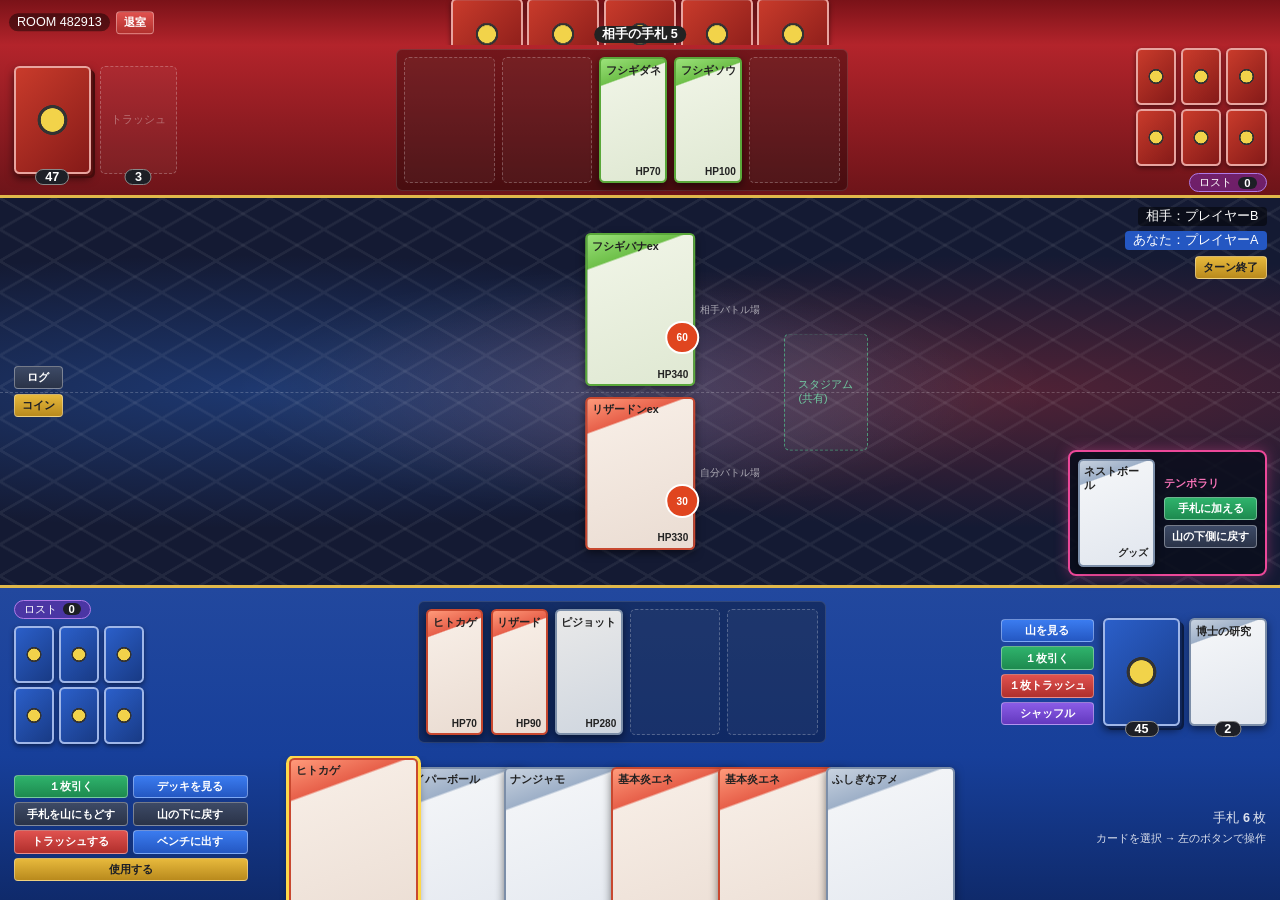
<file: doc/screen_layout_mockup.html>
<!DOCTYPE html>
<html lang="ja">
<head>
<meta charset="UTF-8">
<meta name="viewport" content="width=device-width, initial-scale=1.0">
<title>ポケカ対戦ツール - 対戦画面モックアップ v2</title>
<style>
  /*
   * レイアウト方針（PTCGL準拠）
   * - 画面全体を 100vh に収め、スクロール・見切れを発生させない
   * - サイズはすべて基準単位 --u（画面の高さ/幅の小さい方基準）で指定し、画面サイズに追従
   * - 手札は画面下端から「上半分だけ覗く」表示（ホバー/選択でせり上がる）
   * - 相手の手札は画面上端から裏面が覗く
   */
  :root {
    --u: min(1vh, 0.8vw);
    --card-r: 0.716;              /* カード縦横比 (63x88mm) */
    --bench-h: calc(var(--u) * 14);
    --active-h: calc(var(--u) * 17);
    --pile-h: calc(var(--u) * 12);
    --prize-h: calc(var(--u) * 6.3);
    --hand-h: calc(var(--u) * 20);
    --fs: max(10px, calc(var(--u) * 1.4));
    --blue: #2f6fe0;
    --red: #d8343b;
  }
  * { box-sizing: border-box; margin: 0; padding: 0; }
  html, body { height: 100%; overflow: hidden; }
  body {
    font-family: 'Segoe UI', 'Meiryo', sans-serif;
    font-size: var(--fs);
    color: #fff;
    background: #0b0f1c;
  }

  /* ===== 盤面全体：5段グリッド ===== */
  .board {
    height: 100vh;
    display: grid;
    grid-template-rows:
      calc(var(--u) * 5)     /* 相手の手札（上端から覗く） */
      calc(var(--u) * 17)    /* 相手バンド：サイド/ベンチ/山札 */
      1fr                    /* 中央アリーナ：バトル場×2・スタジアム */
      calc(var(--u) * 19)    /* 自分バンド：サイド/ベンチ/山札 */
      calc(var(--u) * 16);   /* 自分の手札（下端から覗く） */
    position: relative;
  }

  /* ===== 相手の手札（裏面が上端から覗く） ===== */
  .opp-hand {
    background: linear-gradient(180deg, #7a1218, #b3242b);
    display: flex; justify-content: center; align-items: flex-end;
    gap: calc(var(--u) * 0.5);
    overflow: hidden;
    position: relative;
  }
  .opp-hand .back {
    width: calc(var(--u) * 8 * var(--card-r) * 1.4);
    height: calc(var(--u) * 8);
    transform: translateY(35%);
  }
  .opp-hand .count {
    position: absolute; left: 50%; bottom: 2px; transform: translateX(-50%);
    background: #222; border-radius: 10px; padding: 0 8px; font-weight: bold;
  }
  .top-menu {
    position: absolute; left: calc(var(--u)*1); top: 50%; transform: translateY(-50%);
    display: flex; gap: 6px; align-items: center; font-size: var(--fs);
  }
  .top-menu .room { background: rgba(0,0,0,.45); padding: 2px 8px; border-radius: 10px; }

  /* ===== バンド（相手・自分共通） ===== */
  .band {
    display: grid;
    grid-template-columns: calc(var(--u) * 26) 1fr calc(var(--u) * 30);
    align-items: center;
    padding: 0 calc(var(--u) * 1.5);
    gap: calc(var(--u) * 1.5);
  }
  .band.opp { background: linear-gradient(180deg, #b3242b, #6d1419); border-bottom: 3px solid #e0b84a; }
  .band.me  { background: linear-gradient(0deg, #173f9a, #22489e); border-top: 3px solid #e0b84a; }

  /* ベンチ：暗いトレイの中に5枠 */
  .bench-tray {
    justify-self: center;
    display: flex; gap: calc(var(--u) * 0.8);
    padding: calc(var(--u) * 0.8);
    background: rgba(0,0,0,.35);
    border-radius: 6px;
    border: 1px solid rgba(255,255,255,.12);
  }
  .bench-tray .slot { height: var(--bench-h); }

  /* ===== カード共通 ===== */
  .slot, .card, .back {
    aspect-ratio: 63 / 88;
    border-radius: calc(var(--u) * 0.6);
    flex: none;
  }
  .slot {
    border: 1px dashed rgba(255,255,255,.25);
    background: rgba(255,255,255,.04);
    display: flex; align-items: center; justify-content: center;
    color: rgba(255,255,255,.35); font-size: calc(var(--fs) * .85);
  }
  .card {
    background: linear-gradient(160deg, #f6e27a 0%, #e7c94a 18%, #f3f0e4 19%, #e9e4d2 100%);
    border: 2px solid #d9b93c;
    color: #222; font-weight: bold;
    display: flex; flex-direction: column; justify-content: space-between;
    padding: calc(var(--u) * 0.5);
    font-size: calc(var(--fs) * .85);
    box-shadow: 0 3px 8px rgba(0,0,0,.5);
    position: relative;
  }
  .card.grass { background: linear-gradient(160deg, #9be27a 0%, #6fc04a 18%, #eef3e4 19%, #dfe8d2 100%); border-color: #5aa83a; }
  .card.fire  { background: linear-gradient(160deg, #ff9a7a 0%, #e7604a 18%, #f6ece4 19%, #eadcd2 100%); border-color: #c8482f; }
  .card.trainer { background: linear-gradient(160deg, #c9d3e0 0%, #9eb0c8 18%, #f2f4f7 19%, #e1e6ee 100%); border-color: #7c8ea8; }
  .card .hp { align-self: flex-end; font-size: calc(var(--fs) * .8); }
  .card .dmg {
    position: absolute; right: -6%; bottom: 20%;
    background: #e0451f; color: #fff; border: 2px solid #fff;
    border-radius: 50%; width: 32%; aspect-ratio: 1;
    display: flex; align-items: center; justify-content: center;
    font-size: calc(var(--fs) * .8);
  }
  .back {
    background:
      radial-gradient(circle at 50% 50%, #f2d34a 0 18%, #333 19% 23%, transparent 24%),
      linear-gradient(135deg, #2b5fc9, #183a85);
    border: 2px solid #9fb6e8;
    box-shadow: 0 2px 5px rgba(0,0,0,.5);
  }
  .opp .back, .opp-hand .back {
    background:
      radial-gradient(circle at 50% 50%, #f2d34a 0 18%, #333 19% 23%, transparent 24%),
      linear-gradient(135deg, #c93b2b, #851a18);
    border-color: #e8a49f;
  }

  /* 枚数バッジ */
  .count-badge {
    position: absolute; bottom: calc(var(--u) * -1.2); left: 50%; transform: translateX(-50%);
    background: #1d1f26; border: 1px solid #888; border-radius: 10px;
    padding: 0 calc(var(--u) * 1); font-weight: bold; font-size: var(--fs);
    white-space: nowrap; z-index: 2;
  }

  /* ===== 左カラム：ロスト（上）＋サイド（下） ===== */
  .side-col { display: flex; flex-direction: column; gap: calc(var(--u) * 0.8); align-items: flex-start; }
  .lost {
    display: flex; align-items: center; gap: 6px;
    background: rgba(110, 40, 170, .55); border: 1px solid #b07ae8;
    padding: 1px calc(var(--u) * 1); border-radius: 12px;
    font-size: calc(var(--fs) * .9);
  }
  .lost b { background: #1d1f26; border-radius: 8px; padding: 0 6px; }
  .prizes { position: relative; display: grid; grid-template-columns: repeat(3, auto); gap: calc(var(--u) * 0.5); }
  .prizes .back { height: var(--prize-h); }

  /* ===== 右カラム：山札＋トラッシュ＋山札ボタン ===== */
  .pile-col { display: flex; align-items: center; justify-content: flex-end; gap: calc(var(--u) * 1); }
  .pile { position: relative; height: var(--pile-h); }
  .pile .back, .pile .card, .pile .slot { height: 100%; }
  .pile .back { box-shadow: 2px 2px 0 #10265a, 4px 4px 0 #0c1d45, 0 4px 8px rgba(0,0,0,.6); }
  .opp .pile .back { box-shadow: 2px 2px 0 #5a1010, 4px 4px 0 #450c0c, 0 4px 8px rgba(0,0,0,.6); }
  .pile-label { position: absolute; top: calc(var(--u) * -2); left: 0; right: 0; text-align: center; font-size: calc(var(--fs) * .8); opacity: .8; white-space: nowrap; }

  /* ===== ボタン ===== */
  .btn {
    font: inherit; font-size: calc(var(--fs) * .9); font-weight: bold;
    color: #fff; border: 1px solid rgba(255,255,255,.35);
    background: linear-gradient(180deg, #3d4a66, #2a3348);
    border-radius: 4px; padding: calc(var(--u) * 0.35) calc(var(--u) * 0.8);
    cursor: pointer; white-space: nowrap;
  }
  .btn:hover { filter: brightness(1.25); }
  .btn.blue  { background: linear-gradient(180deg, #3b7cf0, #2457c2); }
  .btn.green { background: linear-gradient(180deg, #2fb36c, #1d8a4f); }
  .btn.red   { background: linear-gradient(180deg, #e0524f, #b02f2c); }
  .btn.gold  { background: linear-gradient(180deg, #e7b93c, #b98a1d); color: #1d1f26; }
  .btn.purple{ background: linear-gradient(180deg, #8a5ce6, #6339bf); }
  .deck-btns { display: grid; grid-template-columns: 1fr; gap: calc(var(--u) * 0.5); }

  /* ===== 中央アリーナ ===== */
  .arena {
    position: relative;
    background:
      radial-gradient(ellipse at 50% 50%, rgba(255,255,255,.12) 0, transparent 45%),
      radial-gradient(ellipse at 20% 50%, rgba(47,111,224,.35), transparent 50%),
      radial-gradient(ellipse at 80% 50%, rgba(216,52,59,.30), transparent 50%),
      #141a33;
    overflow: visible;
  }
  .arena::before {  /* 六角グリッド風の装飾 */
    content: ""; position: absolute; inset: 0; opacity: .25; pointer-events: none;
    background-image:
      linear-gradient(30deg, transparent 47%, rgba(255,255,255,.25) 48% 52%, transparent 53%),
      linear-gradient(150deg, transparent 47%, rgba(255,255,255,.25) 48% 52%, transparent 53%);
    background-size: calc(var(--u)*6) calc(var(--u)*3.5);
  }
  .arena .center-line {
    position: absolute; left: 0; right: 0; top: 50%; height: 0;
    border-top: 1px dashed rgba(255,255,255,.2);
  }
  /* バトル場：中央線をはさんで上下に対面 */
  .active {
    position: absolute; left: 50%; transform: translateX(-50%);
    height: var(--active-h);
  }
  .active .card, .active .slot { height: 100%; }
  .active.opp-active { bottom: calc(50% + var(--u) * 0.6); }
  .active.my-active  { top: calc(50% + var(--u) * 0.6); }
  .active-label {
    position: absolute; left: 105%; top: 50%; transform: translateY(-50%);
    font-size: calc(var(--fs) * .8); opacity: .6; white-space: nowrap;
  }

  /* スタジアム：中央右側（共有） */
  .stadium {
    position: absolute; top: 50%; transform: translateY(-50%);
    left: calc(50% + var(--u) * 16);
    height: calc(var(--u) * 13);
    display: flex; flex-direction: column; align-items: center; gap: 2px;
  }
  .stadium .slot { height: 100%; border-color: rgba(80, 220, 150, .6); color: rgba(120,240,180,.8); }

  /* テンポラリエリア：中央アリーナ右下（自分の山札の上方） */
  .temp {
    position: absolute; right: calc(var(--u) * 1.5); bottom: calc(var(--u) * 1);
    display: flex; gap: calc(var(--u) * 1); align-items: center;
    background: rgba(10, 14, 28, .85);
    border: 2px solid #ec4899; border-radius: 8px;
    padding: calc(var(--u) * 0.8);
    box-shadow: 0 0 14px rgba(236,72,153,.4);
  }
  .temp .card { height: calc(var(--u) * 12); }
  .temp .temp-side { display: flex; flex-direction: column; gap: calc(var(--u) * 0.6); }
  .temp .title { color: #f472b6; font-weight: bold; font-size: calc(var(--fs) * .85); }

  /* 右端：ターン情報（PTCGLの右側パネル相当） */
  .turn-panel {
    position: absolute; right: calc(var(--u) * 1.5); top: calc(var(--u) * 1);
    display: flex; flex-direction: column; align-items: flex-end; gap: calc(var(--u) * 0.6);
  }
  .turn-panel .name { background: rgba(0,0,0,.5); padding: 1px 8px; border-radius: 4px; }
  .log-btn {
    position: absolute; left: calc(var(--u) * 1.5); top: 50%; transform: translateY(-50%);
    display: flex; flex-direction: column; gap: calc(var(--u) * 0.6);
  }

  /* ===== 自分の手札：画面下端から覗く ===== */
  .hand-area {
    position: relative;
    background: linear-gradient(0deg, #0f2a6b, #173f9a);
    display: grid;
    grid-template-columns: calc(var(--u) * 26) 1fr calc(var(--u) * 30);
    gap: calc(var(--u) * 1.5);
    padding: 0 calc(var(--u) * 1.5);
    overflow: visible;
  }
  .hand-btns {
    align-self: center;
    display: grid; grid-template-columns: 1fr 1fr; gap: calc(var(--u) * 0.5);
  }
  .hand-btns .btn.wide { grid-column: span 2; }
  .hand-cards {
    display: flex; justify-content: center;
    overflow: hidden;          /* 下にはみ出た部分は隠す＝覗かせ表示 */
    padding-top: calc(var(--u) * 1.2);
    height: 100%;
  }
  .hand-cards .card {
    height: var(--hand-h);
    margin-left: calc(var(--hand-h) * -0.12);   /* 少し重ねる */
    transition: transform .15s;
    cursor: pointer;
  }
  .hand-cards .card:first-child { margin-left: 0; }
  .hand-cards .card:hover { transform: translateY(calc(var(--u) * -1)); z-index: 5; }
  .hand-cards .card.selected { transform: translateY(calc(var(--u) * -1)); outline: 3px solid #ffd84a; z-index: 6; }
  .hand-info { align-self: center; justify-self: end; text-align: right; opacity: .85; line-height: 1.6; }

  /* 選択カードの拡大プレビュー（ホバー時に左上に表示する想定の枠） */
  .zoom-hint {
    position: absolute; left: calc(var(--u) * 1.5); bottom: calc(var(--u) * 1);
    font-size: calc(var(--fs) * .8); opacity: .5;
  }

  /* ===================================================
   * スマホ縦画面（PTCGLスマホ版準拠）
   * =================================================== */
  @media (orientation: portrait) {
    :root {
      --bench-h: 9.5vh;
      --active-h: 10.5vh;
      --pile-h: 8vh;
      --prize-h: 5.2vh;
      --hand-h: 15vh;
      --fs: 10px;
    }
    .board {
      grid-template-rows:
        4vh      /* 相手手札 */
        23vh     /* 相手バンド */
        1fr      /* アリーナ */
        23vh     /* 自分バンド */
        16vh;    /* 手札（カードのみ。ボタンはメニューへ） */
    }
    .opp-hand .back { height: 6vh; width: auto; }
    .top-menu .room { display: none; }
    .band {
      grid-template-columns: 19vw minmax(0, 1fr) 19vw;
      padding: 0 1.5vw; gap: 1.5vw;
    }
    /* ベンチは 3枚 + 2枚 の2段 */
    .bench-tray {
      flex-wrap: wrap; justify-content: center;
      width: calc(var(--bench-h) * var(--card-r) * 3 + 3.4vh);
      gap: 0.8vh; padding: 0.8vh;
    }
    .prizes { grid-template-columns: repeat(2, auto); gap: 0.6vh; }
    .side-col { align-items: center; }
    .band.opp .side-col { align-items: center !important; }
    /* 山札・トラッシュは縦積み */
    .pile-col { flex-direction: column; gap: 2.2vh; justify-content: center; align-items: center; }
    .band.opp .pile-col { flex-direction: column-reverse; justify-content: center !important; }
    /* 山札ボタン・手札ボタンはハンバーガーメニューに集約するため非表示 */
    .deck-btns, .hand-btns, .log-btn { display: none; }
    .stadium { left: calc(50% + 12vw); height: 8vh; }
    .temp { left: 2vw; right: auto; bottom: 1vh; padding: 1vw; gap: 1.5vw; }
    .temp .card { height: 9vh; }
    .turn-panel { right: 2vw; top: 1vh; }
    .active-label { display: none; }
    /* 手札：ボタン列が無くなった分カードを大きく覗かせる */
    .hand-area {
      grid-template-columns: minmax(0, 1fr);
      padding: 0 2vw;
    }
    .hand-info { display: none; }
    .hand-cards { padding-top: 1vh; }
    .hand-cards .card { margin-left: calc(var(--hand-h) * -0.35); }

    /* ハンバーガーボタン：アリーナ右下（自分の山札の真上） */
    .sp-menu-btn { display: flex; }
  }

  /* ===== ハンバーガーメニュー（スマホのみ表示） ===== */
  .sp-menu-btn {
    display: flex;
    position: absolute; right: 3vw; bottom: calc(39vh + 1.2vh); z-index: 20;
    width: 48px; height: 48px; border-radius: 50%;
    background: linear-gradient(180deg, #3b7cf0, #2457c2);
    border: 2px solid #fff; box-shadow: 0 3px 10px rgba(0,0,0,.6);
    flex-direction: column; justify-content: center; align-items: center; gap: 4px;
    cursor: pointer;
  }
  .sp-menu-btn span { display: block; width: 22px; height: 3px; background: #fff; border-radius: 2px; }
  .sp-menu-btn .badge {
    position: absolute; top: -4px; right: -4px; width: auto; height: auto;
    background: #ffd84a; color: #1d1f26; font-size: 9px; font-weight: bold;
    padding: 1px 4px; border-radius: 8px;
  }
  .sp-backdrop {
    position: fixed; inset: 0; background: rgba(0,0,0,.5); z-index: 90;
    opacity: 0; pointer-events: none; transition: opacity .2s;
  }
  .sp-sheet {
    position: fixed; left: 0; right: 0; bottom: 0; z-index: 100;
    background: #151b2e; border-top: 3px solid #e0b84a;
    border-radius: 14px 14px 0 0;
    padding: 10px 14px 16px;
    transform: translateY(105%); transition: transform .22s ease-out;
    max-height: 75vh; overflow-y: auto;
  }
  body.menu-open .sp-backdrop { opacity: 1; pointer-events: auto; }
  body.menu-open .sp-sheet { transform: translateY(0); }
  .sp-sheet .grip { width: 40px; height: 4px; background: #555; border-radius: 2px; margin: 0 auto 8px; }
  .sp-sheet h3 {
    font-size: 11px; color: #9fb3d9; margin: 10px 0 6px;
    display: flex; justify-content: space-between; align-items: center;
  }
  .sp-sheet h3 .sel { color: #ffd84a; font-weight: normal; }
  .sp-sheet .grid { display: grid; grid-template-columns: 1fr 1fr; gap: 6px; }
  .sp-sheet .btn { font-size: 13px; padding: 10px 0; }
  .sp-sheet .btn.wide { grid-column: span 2; }
  @media (orientation: landscape) {
    .sp-menu-btn, .sp-sheet, .sp-backdrop { display: none; }
  }


</style>
</head>
<body>
<div class="board">

  <!-- ① 相手の手札（上端から裏面が覗く） -->
  <div class="opp-hand">
    <div class="top-menu">
      <span class="room">ROOM 482913</span>
      <button class="btn red">退室</button>
    </div>
    <div class="back"></div><div class="back"></div><div class="back"></div><div class="back"></div><div class="back"></div>
    <span class="count">相手の手札 5</span>
  </div>

  <!-- ② 相手バンド（自分側を180°回転した配置：左=山札/トラッシュ、右=サイド/ロスト） -->
  <div class="band opp">
    <div class="pile-col" style="justify-content:flex-start;">
      <div class="pile"><div class="back"></div><span class="count-badge">47</span></div>
      <div class="pile"><div class="slot">トラッシュ</div><span class="count-badge">3</span></div>
    </div>
    <div class="bench-tray">
      <div class="slot"></div>
      <div class="slot"></div>
      <div class="card grass"><span>フシギダネ</span><span class="hp">HP70</span></div>
      <div class="card grass"><span>フシギソウ</span><span class="hp">HP100</span></div>
      <div class="slot"></div>
    </div>
    <div class="side-col" style="align-items:flex-end; flex-direction:column-reverse;">
      <div class="lost">ロスト <b>0</b></div>
      <div class="prizes">
        <div class="back"></div><div class="back"></div><div class="back"></div>
        <div class="back"></div><div class="back"></div><div class="back"></div>
      </div>
    </div>
  </div>

  <!-- ③ 中央アリーナ -->
  <div class="arena">
    <div class="center-line"></div>

    <div class="log-btn">
      <button class="btn">ログ</button>
      <button class="btn gold">コイン</button>
    </div>

    <div class="active opp-active">
      <div class="card grass"><span>フシギバナex</span><span class="hp">HP340</span><span class="dmg">60</span></div>
      <span class="active-label">相手バトル場</span>
    </div>
    <div class="active my-active">
      <div class="card fire"><span>リザードンex</span><span class="hp">HP330</span><span class="dmg">30</span></div>
      <span class="active-label">自分バトル場</span>
    </div>

    <div class="stadium">
      <div class="slot">スタジアム<br>(共有)</div>
    </div>

    <div class="turn-panel">
      <span class="name">相手：プレイヤーB</span>
      <span class="name" style="background:#2457c2;">あなた：プレイヤーA</span>
      <button class="btn gold">ターン終了</button>
    </div>

    <!-- テンポラリエリア -->
    <div class="temp">
      <div class="card trainer"><span>ネストボール</span><span class="hp">グッズ</span></div>
      <div class="temp-side">
        <span class="title">テンポラリ</span>
        <button class="btn green">手札に加える</button>
        <button class="btn">山の下側に戻す</button>
      </div>
    </div>
  </div>

  <!-- ④ 自分バンド（左=ロスト/サイド、中央=ベンチ、右=山札/トラッシュ） -->
  <div class="band me">
    <div class="side-col">
      <div class="lost">ロスト <b>0</b></div>
      <div class="prizes">
        <div class="back"></div><div class="back"></div><div class="back"></div>
        <div class="back"></div><div class="back"></div><div class="back"></div>
      </div>
    </div>
    <div class="bench-tray">
      <div class="card fire"><span>ヒトカゲ</span><span class="hp">HP70</span></div>
      <div class="card fire"><span>リザード</span><span class="hp">HP90</span></div>
      <div class="card trainer" style="background:linear-gradient(160deg,#e9e9e9,#cfd6df);"><span>ピジョット</span><span class="hp">HP280</span></div>
      <div class="slot"></div>
      <div class="slot"></div>
    </div>
    <div class="pile-col">
      <div class="deck-btns">
        <button class="btn blue">山を見る</button>
        <button class="btn green">１枚引く</button>
        <button class="btn red">１枚トラッシュ</button>
        <button class="btn purple">シャッフル</button>
      </div>
      <div class="pile"><div class="back"></div><span class="count-badge">45</span></div>
      <div class="pile"><div class="card trainer"><span>博士の研究</span></div><span class="count-badge">2</span></div>
    </div>
  </div>

  <!-- ⑤ 自分の手札（下端から覗く） -->
  <div class="hand-area">
    <div class="hand-btns">
      <button class="btn green">１枚引く</button>
      <button class="btn blue">デッキを見る</button>
      <button class="btn">手札を山にもどす</button>
      <button class="btn">山の下に戻す</button>
      <button class="btn red">トラッシュする</button>
      <button class="btn blue">ベンチに出す</button>
      <button class="btn gold wide">使用する</button>
    </div>
    <div class="hand-cards">
      <div class="card fire selected"><span>ヒトカゲ</span><span class="hp">HP70</span></div>
      <div class="card trainer"><span>ハイパーボール</span><span class="hp">グッズ</span></div>
      <div class="card trainer"><span>ナンジャモ</span><span class="hp">サポート</span></div>
      <div class="card fire"><span>基本炎エネ</span></div>
      <div class="card fire"><span>基本炎エネ</span></div>
      <div class="card trainer"><span>ふしぎなアメ</span><span class="hp">グッズ</span></div>
    </div>
    <div class="hand-info">
      手札 <b>6</b> 枚<br>
      <span style="font-size:.85em;">カードを選択 → 左のボタンで操作</span>
    </div>
  </div>
  <!-- スマホ用：ハンバーガーボタン -->
  <button class="sp-menu-btn" onclick="toggleMenu(true)" aria-label="操作メニュー">
    <span></span><span></span><span></span>
    <em class="badge">操作</em>
  </button>

</div>

<!-- スマホ用：操作メニュー（下から出るシート） -->
<div class="sp-backdrop" onclick="toggleMenu(false)"></div>
<div class="sp-sheet" role="dialog" aria-label="操作メニュー">
  <div class="grip"></div>

  <h3>手札 <span class="sel">選択中：ヒトカゲ</span></h3>
  <div class="grid">
    <button class="btn green">１枚引く</button>
    <button class="btn blue">デッキを見る</button>
    <button class="btn">手札を山にもどす</button>
    <button class="btn">山の下に戻す</button>
    <button class="btn red">トラッシュする</button>
    <button class="btn blue">ベンチに出す</button>
    <button class="btn gold wide">使用する</button>
  </div>

  <h3>山札 <span class="sel" style="color:#9fb3d9;">残り 45 枚</span></h3>
  <div class="grid">
    <button class="btn blue">山を見る</button>
    <button class="btn green">１枚引く</button>
    <button class="btn red">１枚トラッシュ</button>
    <button class="btn purple">シャッフル</button>
  </div>

  <h3>その他</h3>
  <div class="grid">
    <button class="btn">ログ</button>
    <button class="btn gold">コイン</button>
  </div>

  <h3></h3>
  <div class="grid"><button class="btn wide" onclick="toggleMenu(false)">閉じる</button></div>
</div>

<script>
  function toggleMenu(open) { document.body.classList.toggle('menu-open', open); }
  if (location.hash === '#menu') toggleMenu(true);   // モック確認用
</script>
</body>
</html>
</file>
<file: demo/css/style.css>
/* =====================================================
   ポケカ対戦ツール デモ スタイルシート (PTCGLスタイル)
   ===================================================== */

:root {
  --u: min(1vh, 0.8vw);
  --card-r: 0.716;              /* カード縦横比 (63x88mm) */
  --bench-h: calc(var(--u) * 14);
  --active-h: calc(var(--u) * 17);
  --pile-h: calc(var(--u) * 12);
  --prize-h: calc(var(--u) * 6.3);
  --hand-h: calc(var(--u) * 20);
  --fs: max(11px, calc(var(--u) * 1.4));
  --blue: #2f6fe0;
  --red: #d8343b;
  --bg-dark: #0a0d18;
}

* {
  box-sizing: border-box;
  margin: 0;
  padding: 0;
  user-select: none;
}

html, body {
  min-height: 100%;
  overflow-x: hidden;
  overflow-y: auto;
  font-family: -apple-system, BlinkMacSystemFont, "Segoe UI", Roboto, Meiryo, sans-serif;
  font-size: var(--fs);
  color: #fff;
  background: var(--bg-dark);
}

.hidden {
  display: none !important;
}

/* =====================================================
   ボタン共通スタイル
   ===================================================== */
.btn {
  font: inherit;
  font-size: calc(var(--fs) * 0.9);
  font-weight: bold;
  color: #fff;
  border: 1px solid rgba(255, 255, 255, 0.35);
  background: linear-gradient(180deg, #3d4a66, #2a3348);
  border-radius: 4px;
  padding: calc(var(--u) * 0.4) calc(var(--u) * 0.9);
  cursor: pointer;
  white-space: nowrap;
  transition: all 0.15s ease;
  display: inline-flex;
  align-items: center;
  justify-content: center;
}

.btn:hover:not(:disabled) {
  filter: brightness(1.25);
  transform: translateY(-1px);
}

.btn:active:not(:disabled) {
  transform: translateY(0);
}

.btn:disabled {
  opacity: 0.4;
  cursor: not-allowed;
  filter: grayscale(0.8);
}

.btn.big {
  padding: 10px 20px;
  font-size: 14px;
}

.btn.wide {
  width: 100%;
}

.btn.blue   { background: linear-gradient(180deg, #3b7cf0, #2457c2); border-color: #60a5fa; }
.btn.green  { background: linear-gradient(180deg, #2fb36c, #1d8a4f); border-color: #4ade80; }
.btn.red    { background: linear-gradient(180deg, #e0524f, #b02f2c); border-color: #f87171; }
.btn.gold   { background: linear-gradient(180deg, #e7b93c, #b98a1d); border-color: #fde047; color: #1a1a1a; }
.btn.purple { background: linear-gradient(180deg, #8a5ce6, #6339bf); border-color: #c084fc; }

/* =====================================================
   画面① ロビー（明るく楽しいポケモンテーマ）
   ===================================================== */
.lobby {
  position: relative;
  min-height: 100vh;
  display: flex;
  flex-direction: column;
  align-items: center;
  justify-content: flex-start;
  background:
    radial-gradient(circle at 50% 18%, #ffffff 0%, #e0f2fe 35%, #bae6fd 70%, #93c5fd 100%);
  padding: 32px 16px 48px 16px;
  overflow-y: auto;
  box-sizing: border-box;
}

/* 背景の柔らかいモンスターボール装飾 */
.lobby::before {
  content: "";
  position: absolute;
  width: 760px;
  height: 760px;
  border-radius: 50%;
  background: radial-gradient(circle, rgba(255, 255, 255, 0.5) 0%, rgba(255, 255, 255, 0.08) 60%, transparent 80%);
  top: -180px;
  left: 50%;
  transform: translateX(-50%);
  pointer-events: none;
  z-index: 0;
}

.lobby::after {
  content: "";
  position: absolute;
  inset: 0;
  background-image:
    radial-gradient(#38bdf8 1.2px, transparent 1.2px),
    radial-gradient(#60a5fa 1.2px, transparent 1.2px);
  background-size: 40px 40px;
  background-position: 0 0, 20px 20px;
  opacity: 0.18;
  pointer-events: none;
  z-index: 0;
}

/* 4隅のかわいいポケモン（ゆらゆら揺れるアニメーション） */
.lobby-corner-pokemon {
  position: fixed;
  z-index: 25;
  display: flex;
  flex-direction: column;
  align-items: center;
  cursor: pointer;
  transition: transform 0.25s cubic-bezier(0.34, 1.56, 0.64, 1);
  user-select: none;
}

.lobby-corner-pokemon:hover {
  transform: scale(1.18) !important;
}

.lobby-corner-pokemon svg {
  filter: drop-shadow(0 12px 20px rgba(15, 23, 42, 0.16));
  transition: transform 0.2s ease;
}

.poke-balloon {
  background: #ffffff;
  color: #1e293b;
  font-size: 11px;
  font-weight: 800;
  padding: 4px 10px;
  border-radius: 14px;
  border: 1.5px solid #94a3b8;
  box-shadow: 0 4px 12px rgba(15, 23, 42, 0.08);
  margin-bottom: 4px;
  white-space: nowrap;
  pointer-events: none;
  letter-spacing: 0.5px;
}

/* 4隅の配置 ＆ ゆらゆら揺れるキーフレーム */
.lobby-corner-pokemon.top-left {
  top: 24px;
  left: 28px;
  animation: sway-tl 3.6s ease-in-out infinite;
}

.lobby-corner-pokemon.top-right {
  top: 24px;
  right: 28px;
  animation: sway-tr 4.0s ease-in-out infinite 0.5s;
}

.lobby-corner-pokemon.bottom-left {
  bottom: 24px;
  left: 28px;
  animation: sway-bl 3.8s ease-in-out infinite 0.9s;
}

.lobby-corner-pokemon.bottom-right {
  bottom: 24px;
  right: 28px;
  animation: sway-br 4.2s ease-in-out infinite 0.4s;
}

@keyframes sway-tl {
  0%, 100% {
    transform: translateY(0px) rotate(-5deg);
  }
  50% {
    transform: translateY(-14px) rotate(6deg) scale(1.05);
  }
}

@keyframes sway-tr {
  0%, 100% {
    transform: translateY(0px) rotate(5deg);
  }
  50% {
    transform: translateY(-16px) rotate(-6deg) scale(1.05);
  }
}

@keyframes sway-bl {
  0%, 100% {
    transform: translateY(0px) rotate(-4deg);
  }
  50% {
    transform: translateY(-12px) rotate(5deg) scale(1.04);
  }
}

@keyframes sway-br {
  0%, 100% {
    transform: translateY(0px) rotate(4deg);
  }
  50% {
    transform: translateY(-14px) rotate(-5deg) scale(1.04);
  }
}

/* モバイル表示時のサイズ・位置調整 */
@media (max-width: 680px) {
  .lobby-corner-pokemon svg {
    width: 65px;
    height: 65px;
  }
  .lobby-corner-pokemon.top-left { top: 8px; left: 8px; }
  .lobby-corner-pokemon.top-right { top: 8px; right: 8px; }
  .lobby-corner-pokemon.bottom-left { bottom: 8px; left: 8px; }
  .lobby-corner-pokemon.bottom-right { bottom: 8px; right: 8px; }
  .poke-balloon { font-size: 9px; padding: 2px 6px; }
}

.lobby-panel {
  background: rgba(255, 255, 255, 0.95);
  backdrop-filter: blur(16px);
  border: 2px solid #60a5fa;
  box-shadow:
    0 20px 50px rgba(37, 99, 235, 0.16),
    0 4px 16px rgba(147, 197, 253, 0.3);
  border-radius: 18px;
  width: 100%;
  max-width: 480px;
  padding: 18px 24px;
  display: flex;
  flex-direction: column;
  gap: 12px;
  position: relative;
  z-index: 10;
  color: #1e293b;
  margin: auto;
}

.lobby-panel h1 {
  font-size: 20px;
  font-weight: 800;
  text-align: center;
  color: #1d4ed8;
  letter-spacing: 0.5px;
  margin-bottom: -2px;
}

.lobby-panel h1 small {
  background: #f59e0b;
  color: #ffffff;
  font-size: 11px;
  font-weight: bold;
  padding: 3px 8px;
  border-radius: 6px;
  vertical-align: middle;
}

/* ロビー最上部モード切替タブ */
.lobby-mode-tabs {
  display: flex;
  background: #e2e8f0;
  border-radius: 10px;
  padding: 3px;
  gap: 4px;
}

.mode-tab-btn {
  flex: 1;
  padding: 8px 12px;
  font-size: 12.5px;
  font-weight: bold;
  border-radius: 8px;
  border: none;
  background: transparent;
  color: #64748b;
  cursor: pointer;
  transition: all 0.15s ease;
}

.mode-tab-btn.active {
  background: #ffffff;
  color: #1d4ed8;
  box-shadow: 0 2px 8px rgba(0, 0, 0, 0.08);
}

.mode-panel {
  display: flex;
  flex-direction: column;
  gap: 12px;
}

.demo-note {
  font-size: 11px;
  color: #854d0e;
  background: #fefce8;
  border: 1px solid #fef08a;
  padding: 6px 10px;
  border-radius: 6px;
  border-left: 3px solid #eab308;
  line-height: 1.4;
}

.step {
  display: flex;
  flex-direction: column;
  gap: 5px;
}

.step-title {
  font-weight: bold;
  font-size: 12.5px;
  color: #1e293b;
  display: flex;
  align-items: center;
  gap: 7px;
}

.step-title .num {
  background: #2563eb;
  color: #fff;
  width: 20px;
  height: 20px;
  border-radius: 50%;
  display: inline-flex;
  align-items: center;
  justify-content: center;
  font-size: 10px;
  font-weight: bold;
  box-shadow: 0 2px 5px rgba(37, 99, 235, 0.3);
}

.lobby input[type="text"] {
  background: #f8fafc;
  border: 1.5px solid #cbd5e1;
  color: #0f172a;
  padding: 8px 12px;
  border-radius: 7px;
  font-size: 12.5px;
  font-weight: 500;
  outline: none;
  transition: all 0.2s;
  width: 100%;
}

.lobby input[type="text"]:focus {
  border-color: #3b82f6;
  background: #ffffff;
  box-shadow: 0 0 0 3px rgba(59, 130, 246, 0.2);
}

.tabs {
  display: flex;
  gap: 6px;
}

.tab {
  flex: 1;
  background: #f1f5f9;
  color: #64748b;
  border: 1px solid #cbd5e1;
  padding: 9px;
  border-radius: 8px;
  cursor: pointer;
  font-size: 12px;
  font-weight: bold;
  transition: all 0.15s;
}

.tab.active {
  background: linear-gradient(135deg, #3b82f6, #1d4ed8);
  color: #fff;
  border-color: #2563eb;
  box-shadow: 0 3px 10px rgba(37, 99, 235, 0.3);
}

.tab-body {
  margin-top: 4px;
  display: flex;
  flex-direction: column;
  gap: 8px;
}

.room-box {
  background: #eff6ff;
  border: 2px dashed #60a5fa;
  padding: 10px 14px;
  border-radius: 8px;
  display: flex;
  align-items: center;
  justify-content: space-between;
  font-size: 13px;
  color: #1e40af;
}

.room-box b {
  color: #2563eb;
  letter-spacing: 2px;
  font-size: 17px;
}

.row {
  display: flex;
  gap: 8px;
}

.deck-preview {
  font-size: 11.5px;
  color: #475569;
  background: #f8fafc;
  padding: 6px 12px;
  border-radius: 7px;
  border: 1px solid #e2e8f0;
  min-height: 24px;
  display: flex;
  align-items: center;
  justify-content: space-between;
}

.status {
  font-size: 11px;
  color: #3b82f6;
  text-align: center;
  min-height: 16px;
}

/* =====================================================
   画面② 対戦盤面 (PTCGLスタイル)
   ===================================================== */
#game {
  height: 100vh;
  width: 100vw;
  overflow: hidden;
  position: relative;
}

.board {
  height: 100vh;
  display: grid;
  grid-template-rows:
    calc(var(--u) * 5)     /* 相手手札 */
    calc(var(--u) * 17)    /* 相手バンド */
    1fr                    /* 中央アリーナ */
    calc(var(--u) * 19)    /* 自分バンド */
    calc(var(--u) * 16);   /* 自分手札 */
  position: relative;
}

/* 相手手札 */
.opp-hand {
  background: linear-gradient(180deg, #7a1218, #b3242b);
  display: flex;
  justify-content: center;
  align-items: flex-end;
  gap: calc(var(--u) * 0.5);
  overflow: hidden;
  position: relative;
}

.opp-hand-cards {
  display: flex;
  justify-content: center;
  gap: calc(var(--u) * 0.4);
}

.opp-hand .back {
  width: calc(var(--u) * 8 * var(--card-r) * 1.4);
  height: calc(var(--u) * 8);
  transform: translateY(35%);
}

.opp-hand .count {
  position: absolute;
  left: 50%;
  bottom: 2px;
  transform: translateX(-50%);
  background: #222;
  border-radius: 10px;
  padding: 0 8px;
  font-weight: bold;
  font-size: calc(var(--fs) * 0.85);
}

.top-menu {
  position: absolute;
  left: calc(var(--u) * 1.5);
  top: 50%;
  transform: translateY(-50%);
  display: flex;
  gap: 8px;
  align-items: center;
  font-size: var(--fs);
}

.top-menu .room {
  background: rgba(0, 0, 0, 0.45);
  padding: 2px 8px;
  border-radius: 10px;
}

/* バンド共通 */
.band {
  display: grid;
  grid-template-columns: calc(var(--u) * 26) 1fr calc(var(--u) * 30);
  align-items: center;
  padding: 0 calc(var(--u) * 1.5);
  gap: calc(var(--u) * 1.5);
}

.band.opp {
  background: linear-gradient(180deg, #b3242b, #6d1419);
  border-bottom: 3px solid #e0b84a;
}

.band.me {
  background: linear-gradient(0deg, #173f9a, #22489e);
  border-top: 3px solid #e0b84a;
}

/* ベンチトレイ */
.bench-tray {
  justify-self: center;
  display: flex;
  gap: calc(var(--u) * 0.8);
  padding: calc(var(--u) * 0.8);
  background: rgba(0, 0, 0, 0.35);
  border-radius: 6px;
  border: 1px solid rgba(255, 255, 255, 0.12);
}

.bench-tray .slot,
.bench-tray .card {
  height: var(--bench-h);
}

/* カード共通 */
.slot, .card, .back {
  aspect-ratio: 63 / 88;
  border-radius: calc(var(--u) * 0.6);
  flex: none;
  min-width: 0;
  cursor: pointer;
}

.slot {
  border: 1px dashed rgba(255, 255, 255, 0.25);
  background: rgba(255, 255, 255, 0.04);
  display: flex;
  align-items: center;
  justify-content: center;
  color: rgba(255, 255, 255, 0.35);
  font-size: calc(var(--fs) * 0.85);
  cursor: default;
}

.slot.targetable {
  border: 2px dashed #facc15;
  background: rgba(250, 204, 21, 0.15);
  cursor: pointer;
}

.card {
  background: linear-gradient(160deg, #f6e27a 0%, #e7c94a 18%, #f3f0e4 19%, #e9e4d2 100%);
  border: 2px solid #d9b93c;
  color: #222;
  font-weight: bold;
  display: flex;
  flex-direction: column;
  justify-content: space-between;
  padding: calc(var(--u) * 0.5);
  font-size: calc(var(--fs) * 0.85);
  box-shadow: 0 3px 8px rgba(0, 0, 0, 0.5);
  position: relative;
  transition: transform 0.15s;
}

.card.pokemon {
  background: linear-gradient(160deg, #fef08a 0%, #facc15 18%, #fff 19%, #f1f5f9 100%);
  border-color: #eab308;
}

.card.grass {
  background: linear-gradient(160deg, #9be27a 0%, #6fc04a 18%, #eef3e4 19%, #dfe8d2 100%);
  border-color: #5aa83a;
}

.card.fire {
  background: linear-gradient(160deg, #ff9a7a 0%, #e7604a 18%, #f6ece4 19%, #eadcd2 100%);
  border-color: #c8482f;
}

.card.water {
  background: linear-gradient(160deg, #93c5fd 0%, #3b82f6 18%, #eff6ff 19%, #dbeafe 100%);
  border-color: #2563eb;
}

.card.trainer {
  background: linear-gradient(160deg, #c9d3e0 0%, #9eb0c8 18%, #f2f4f7 19%, #e1e6ee 100%);
  border-color: #7c8ea8;
}

.card.energy {
  background: linear-gradient(160deg, #fde047 0%, #eab308 25%, #fffbeb 26%, #fef3c7 100%);
  border-color: #ca8a04;
}

.card .card-top {
  display: flex;
  justify-content: space-between;
  align-items: flex-start;
  width: 100%;
  min-width: 0;
}

.card .name {
  white-space: nowrap;
  overflow: hidden;
  text-overflow: ellipsis;
  max-width: 75%;
  min-width: 0;
}

.card .hp {
  font-size: calc(var(--fs) * 0.8);
  color: #dc2626;
  white-space: nowrap;
  min-width: 0;
}

.card .card-btm {
  font-size: calc(var(--fs) * 0.7);
  color: #64748b;
  display: flex;
  justify-content: space-between;
  min-width: 0;
}

.card .dmg {
  position: absolute;
  right: -6%;
  bottom: 20%;
  background: #e0451f;
  color: #fff;
  border: 2px solid #fff;
  border-radius: 50%;
  width: 34%;
  aspect-ratio: 1;
  display: flex;
  align-items: center;
  justify-content: center;
  font-size: calc(var(--fs) * 0.85);
  font-weight: bold;
  box-shadow: 0 2px 6px rgba(0,0,0,0.5);
  z-index: 6;
}

/* ポケモンのどうぐ（カード上部に少しはみ出る） */
.pokemon-tool-tab {
  position: absolute;
  top: -15px;
  left: 6px;
  right: 6px;
  height: 18px;
  background: linear-gradient(180deg, #0284c7, #0369a1);
  border: 1.5px solid #bae6fd;
  border-bottom: none;
  border-radius: 5px 5px 0 0;
  color: #fff;
  font-size: calc(var(--fs) * 0.7);
  font-weight: bold;
  display: flex;
  align-items: center;
  gap: 3px;
  padding: 0 5px;
  white-space: nowrap;
  overflow: hidden;
  text-overflow: ellipsis;
  box-shadow: 0 -3px 6px rgba(0, 0, 0, 0.45);
  z-index: 7;
  cursor: pointer;
  transition: top 0.15s, height 0.15s;
}

.pokemon-tool-tab:hover {
  top: -19px;
  height: 22px;
}

.pokemon-tool-tab .tool-icon {
  font-size: 10px;
}

.pokemon-tool-tab .tool-name {
  overflow: hidden;
  text-overflow: ellipsis;
  white-space: nowrap;
  flex: 1;
}

/* ポケモンカード下部のエネルギーバッジ群 */
.card-energies {
  position: absolute;
  bottom: calc(var(--u) * 0.3);
  left: calc(var(--u) * 0.4);
  right: calc(var(--u) * 0.4);
  display: flex;
  flex-wrap: wrap;
  gap: 3px;
  z-index: 8;
  pointer-events: auto;
}

.energy-badge {
  width: calc(var(--u) * 2.2);
  height: calc(var(--u) * 2.2);
  min-width: 17px;
  min-height: 17px;
  border-radius: 50%;
  display: flex;
  align-items: center;
  justify-content: center;
  font-size: calc(var(--fs) * 0.68);
  box-shadow: 0 2px 5px rgba(0, 0, 0, 0.7), inset 0 1px 1px rgba(255, 255, 255, 0.7);
  cursor: grab;
  user-select: none;
  transition: transform 0.12s, box-shadow 0.12s;
  border: 1.5px solid rgba(255, 255, 255, 0.85);
  color: #fff;
  text-shadow: 0 1px 2px rgba(0,0,0,0.8);
}

.energy-badge:active {
  cursor: grabbing;
}

.energy-badge:hover {
  transform: scale(1.3);
  z-index: 12;
  box-shadow: 0 0 10px rgba(255, 255, 255, 0.95);
}

.energy-badge.dragging {
  opacity: 0.35;
  transform: scale(0.9);
}

/* ポケモンカードにカード/エネルギーをドラッグ中のハイライト */
.card.drag-target {
  outline: 3px solid #38bdf8 !important;
  box-shadow: 0 0 18px rgba(56, 189, 248, 0.9) !important;
  transform: scale(1.05) !important;
  z-index: 10 !important;
}

.back {
  background: #1e293b url("../img/card-back.png") center center / cover no-repeat;
  border: 1.5px solid #d4af37;
  box-shadow: 0 2px 5px rgba(0, 0, 0, 0.5);
}

.opp .back, .opp-hand .back {
  background: #1e293b url("../img/card-back.png") center center / cover no-repeat;
  border-color: #d4af37;
}

/* 枚数バッジ */
.count-badge {
  position: absolute;
  bottom: calc(var(--u) * -1.2);
  left: 50%;
  transform: translateX(-50%);
  background: #1d1f26;
  border: 1px solid #888;
  border-radius: 10px;
  padding: 0 calc(var(--u) * 1);
  font-weight: bold;
  font-size: var(--fs);
  white-space: nowrap;
  z-index: 2;
}

/* 左カラム：ロスト（上）＋サイド（下） */
.side-col {
  display: flex;
  flex-direction: column;
  gap: calc(var(--u) * 0.8);
  align-items: flex-start;
}

.lost {
  display: flex;
  align-items: center;
  gap: 6px;
  background: rgba(110, 40, 170, 0.65);
  border: 1px solid #b07ae8;
  padding: 2px calc(var(--u) * 1);
  border-radius: 12px;
  font-size: calc(var(--fs) * 0.9);
  cursor: pointer;
}

.lost b {
  background: #1d1f26;
  border-radius: 8px;
  padding: 0 6px;
}

.prizes {
  position: relative;
  display: grid;
  grid-template-columns: repeat(3, auto);
  gap: calc(var(--u) * 0.5);
}

.prizes .back {
  height: var(--prize-h);
}

/* 右カラム：山札＋トラッシュ＋山札ボタン */
.pile-col {
  display: flex;
  align-items: center;
  justify-content: flex-end;
  gap: calc(var(--u) * 1);
}

.pile {
  position: relative;
  height: var(--pile-h);
}

.pile .back, .pile .card, .pile .slot {
  height: 100%;
}

.pile .back {
  box-shadow: 2px 2px 0 #2a3547, 4px 4px 0 #19202c, 0 4px 8px rgba(0, 0, 0, 0.6);
}

.opp .pile .back {
  box-shadow: 2px 2px 0 #2a3547, 4px 4px 0 #19202c, 0 4px 8px rgba(0, 0, 0, 0.6);
}

.deck-btns {
  display: grid;
  grid-template-columns: 1fr;
  gap: calc(var(--u) * 0.5);
}

.clickable {
  cursor: pointer;
}

/* 中央アリーナ */
.arena {
  position: relative;
  background:
    radial-gradient(ellipse at 50% 50%, rgba(255, 255, 255, 0.12) 0, transparent 45%),
    radial-gradient(ellipse at 20% 50%, rgba(47, 111, 224, 0.35), transparent 50%),
    radial-gradient(ellipse at 80% 50%, rgba(216, 52, 59, 0.30), transparent 50%),
    #141a33;
  overflow: visible;
}

.arena::before {
  content: "";
  position: absolute;
  inset: 0;
  opacity: 0.25;
  pointer-events: none;
  background-image:
    linear-gradient(30deg, transparent 47%, rgba(255, 255, 255, 0.25) 48% 52%, transparent 53%),
    linear-gradient(150deg, transparent 47%, rgba(255, 255, 255, 0.25) 48% 52%, transparent 53%);
  background-size: calc(var(--u) * 6) calc(var(--u) * 3.5);
}

.arena .center-line {
  position: absolute;
  left: 0;
  right: 0;
  top: 50%;
  height: 0;
  border-top: 1px dashed rgba(255, 255, 255, 0.2);
}

/* バトル場 */
.active-spot {
  position: absolute;
  left: 50%;
  transform: translateX(-50%);
  height: var(--active-h);
}

.active-spot .card, .active-spot .slot {
  height: 100%;
}

.active-spot.opp-active {
  bottom: calc(50% + var(--u) * 0.6);
}

.active-spot.my-active {
  top: calc(50% + var(--u) * 0.6);
}

/* スタジアム（共有） */
.stadium {
  position: absolute;
  top: 50%;
  transform: translateY(-50%);
  left: calc(50% + var(--u) * 16);
  height: calc(var(--u) * 13);
  display: flex;
  flex-direction: column;
  align-items: center;
  gap: 2px;
  transition: all 0.2s ease;
}

.stadium.drag-over {
  transform: translateY(-50%) scale(1.08);
}

.stadium.drag-over .slot {
  border-color: #38bdf8 !important;
  background: rgba(56, 189, 248, 0.3) !important;
  box-shadow: 0 0 20px rgba(56, 189, 248, 0.8) !important;
  color: #fff !important;
}

.stadium.drag-over .card {
  outline: 3px dashed #38bdf8 !important;
  box-shadow: 0 0 20px rgba(56, 189, 248, 0.8) !important;
}

.stadium .slot {
  height: 100%;
  border-color: rgba(80, 220, 150, 0.6);
  color: rgba(120, 240, 180, 0.8);
  font-size: calc(var(--fs) * 0.8);
  text-align: center;
  transition: all 0.15s ease;
}

.stadium .card {
  height: 100%;
}

/* 使用カードエリア（バトル場左寄り・常時表示） */
.play-area {
  position: absolute;
  top: 50%;
  transform: translateY(-50%);
  right: calc(50% + var(--u) * 16);
  display: flex;
  gap: calc(var(--u) * 1);
  align-items: center;
  background: rgba(15, 23, 42, 0.95);
  border: 2px solid #facc15;
  border-radius: 8px;
  padding: calc(var(--u) * 0.8);
  box-shadow: 0 0 18px rgba(250, 204, 21, 0.45);
  z-index: 18;
  transition: all 0.2s ease;
}

.play-area.empty {
  background: rgba(15, 23, 42, 0.65);
  border: 2px dashed rgba(250, 204, 21, 0.6);
  box-shadow: 0 0 10px rgba(0, 0, 0, 0.4);
}

.play-area.drag-over {
  background: rgba(250, 204, 21, 0.25);
  border: 2px solid #fff59d;
  box-shadow: 0 0 25px rgba(250, 204, 21, 0.85);
  transform: translateY(-50%) scale(1.05);
}

.play-card-wrap .card,
.play-card-wrap .slot {
  height: calc(var(--u) * 13);
}

.play-card-wrap .slot.play-slot {
  border: 2px dashed rgba(250, 204, 21, 0.55);
  color: #facc15;
  font-size: calc(var(--fs) * 0.8);
  text-align: center;
  line-height: 1.35;
  padding: 4px;
  cursor: pointer;
  background: rgba(250, 204, 21, 0.05);
  transition: background 0.15s, border-color 0.15s;
}

.play-card-wrap .slot.play-slot:hover {
  background: rgba(250, 204, 21, 0.18);
  border-color: #fde047;
}

.play-actions {
  display: flex;
  flex-direction: column;
  gap: calc(var(--u) * 0.5);
  min-width: 90px;
}

.play-title {
  color: #facc15;
  font-weight: bold;
  font-size: calc(var(--fs) * 0.85);
  text-align: center;
}

/* テンポラリエリア */
.temp {
  position: absolute;
  right: calc(var(--u) * 1.5);
  bottom: calc(var(--u) * 1);
  display: flex;
  gap: calc(var(--u) * 1);
  align-items: center;
  background: rgba(10, 14, 28, 0.92);
  border: 2px solid #ec4899;
  border-radius: 8px;
  padding: calc(var(--u) * 0.8);
  box-shadow: 0 0 16px rgba(236, 72, 153, 0.45);
  z-index: 15;
}

.temp-cards .card {
  height: calc(var(--u) * 12);
}

.temp-side {
  display: flex;
  flex-direction: column;
  gap: calc(var(--u) * 0.6);
}

.temp-side .title {
  color: #f472b6;
  font-weight: bold;
  font-size: calc(var(--fs) * 0.85);
}

/* ターン情報 */
.turn-panel {
  position: absolute;
  right: calc(var(--u) * 1.5);
  top: calc(var(--u) * 1);
  display: flex;
  flex-direction: column;
  align-items: flex-end;
  gap: calc(var(--u) * 0.6);
}

.turn-panel .name {
  background: rgba(0, 0, 0, 0.5);
  padding: 1px 8px;
  border-radius: 4px;
}

.turn-panel .name.me {
  background: #2457c2;
}

.log-btn {
  position: absolute;
  left: calc(var(--u) * 1.5);
  top: 50%;
  transform: translateY(-50%);
  display: flex;
  flex-direction: column;
  gap: calc(var(--u) * 0.6);
}

.target-banner {
  position: absolute;
  top: 10px;
  left: 50%;
  transform: translateX(-50%);
  background: #f59e0b;
  color: #000;
  padding: 6px 14px;
  border-radius: 20px;
  font-weight: bold;
  display: flex;
  align-items: center;
  gap: 10px;
  box-shadow: 0 4px 15px rgba(0,0,0,0.5);
  z-index: 30;
}

/* 手札エリア */
.hand-area {
  position: relative;
  background: linear-gradient(0deg, #0f2a6b, #173f9a);
  display: grid;
  grid-template-columns: calc(var(--u) * 26) 1fr calc(var(--u) * 30);
  gap: calc(var(--u) * 1.5);
  padding: 0 calc(var(--u) * 1.5);
  overflow: visible;
}

.hand-btns {
  align-self: center;
  display: grid;
  grid-template-columns: 1fr 1fr;
  gap: calc(var(--u) * 0.5);
}

.hand-btns .btn.wide {
  grid-column: span 2;
}

.hand-cards {
  display: flex;
  justify-content: center;
  overflow: hidden;
  padding-top: calc(var(--u) * 1.2);
  height: 100%;
}

.hand-cards .card {
  height: var(--hand-h);
  margin-left: calc(var(--hand-h) * -0.12);
  transition: transform 0.15s;
  cursor: pointer;
}

.hand-cards .card:first-child {
  margin-left: 0;
}

.hand-cards .card:hover {
  transform: translateY(calc(var(--u) * -1.5));
  z-index: 5;
}

.hand-cards .card.selected {
  transform: translateY(calc(var(--u) * -1.5));
  outline: 3px solid #ffd84a;
  z-index: 6;
}

.hand-cards .card.dragging {
  opacity: 0.45;
  outline: 2px dashed #ffd84a;
  transform: translateY(calc(var(--u) * -2)) scale(0.95);
}

/* 手札ドラッグ範囲選択ボックス */
.selection-box {
  position: fixed;
  border: 2px dashed #60a5fa;
  background: rgba(96, 165, 250, 0.25);
  box-shadow: 0 0 10px rgba(96, 165, 250, 0.5);
  pointer-events: none;
  z-index: 150;
  border-radius: 4px;
}

.hand-cards .card.range-hover {
  outline: 3px dashed #60a5fa !important;
  transform: translateY(calc(var(--u) * -1.2)) !important;
  z-index: 5;
}

.card-grid .card.selected {
  outline: 3px solid #ffd84a !important;
  transform: scale(1.03);
}

.hand-info {
  align-self: center;
  justify-self: end;
  text-align: right;
  opacity: 0.85;
  line-height: 1.6;
}

.sel-name {
  color: #ffd84a;
  font-weight: bold;
}

/* ハンバーガーメニュー */
.sp-menu-btn {
  display: none;
  position: absolute;
  right: 3vw;
  bottom: calc(39vh + 1.2vh);
  z-index: 20;
  width: 48px;
  height: 48px;
  border-radius: 50%;
  background: linear-gradient(180deg, #3b7cf0, #2457c2);
  border: 2px solid #fff;
  box-shadow: 0 3px 10px rgba(0, 0, 0, 0.6);
  flex-direction: column;
  justify-content: center;
  align-items: center;
  gap: 4px;
  cursor: pointer;
}

.sp-menu-btn span {
  display: block;
  width: 22px;
  height: 3px;
  background: #fff;
  border-radius: 2px;
}

.sp-menu-btn .badge {
  position: absolute;
  top: -4px;
  right: -4px;
  background: #ffd84a;
  color: #1d1f26;
  font-size: 9px;
  font-weight: bold;
  padding: 1px 4px;
  border-radius: 8px;
  font-style: normal;
}

.sp-backdrop {
  position: fixed;
  inset: 0;
  background: rgba(0, 0, 0, 0.5);
  z-index: 90;
  opacity: 0;
  pointer-events: none;
  transition: opacity 0.2s;
}

.sp-sheet {
  position: fixed;
  left: 0;
  right: 0;
  bottom: 0;
  z-index: 100;
  background: #151b2e;
  border-top: 3px solid #e0b84a;
  border-radius: 14px 14px 0 0;
  padding: 10px 14px 20px;
  transform: translateY(105%);
  transition: transform 0.22s ease-out;
  max-height: 75vh;
  overflow-y: auto;
}

body.menu-open .sp-backdrop {
  opacity: 1;
  pointer-events: auto;
}

body.menu-open .sp-sheet {
  transform: translateY(0);
}

.sp-sheet .grip {
  width: 40px;
  height: 4px;
  background: #555;
  border-radius: 2px;
  margin: 0 auto 8px;
}

.sp-sheet h3 {
  font-size: 11px;
  color: #9fb3d9;
  margin: 10px 0 6px;
  display: flex;
  justify-content: space-between;
  align-items: center;
}

.sp-sheet h3 .sel {
  color: #ffd84a;
  font-weight: normal;
}

.sp-sheet h3 .sel.muted {
  color: #94a3b8;
}

.sp-sheet .grid {
  display: grid;
  grid-template-columns: 1fr 1fr;
  gap: 6px;
}

.sp-sheet .btn {
  font-size: 13px;
  padding: 10px 0;
}

.sp-sheet .btn.wide {
  grid-column: span 2;
}

@media (min-width: 901px) and (orientation: landscape) {
  .sp-menu-btn {
    display: none !important;
  }
}

/* モバイル用シート内ヘッダー・カードプレビュー */
.sheet-section-header {
  display: flex;
  justify-content: space-between;
  align-items: center;
  margin: 6px 0 8px 0;
}
.sheet-close-x {
  background: transparent;
  border: none;
  color: #94a3b8;
  font-size: 18px;
  cursor: pointer;
  padding: 2px 8px;
  border-radius: 4px;
}
.sheet-close-x:hover {
  background: rgba(255, 255, 255, 0.1);
  color: #fff;
}
.sheet-card-preview {
  display: flex;
  align-items: center;
  justify-content: space-between;
  padding: 8px 12px;
  border-radius: 8px;
  margin-bottom: 8px;
  background: rgba(255, 255, 255, 0.08);
  border: 1px solid rgba(255, 255, 255, 0.15);
}
.sheet-card-preview.selected-banner {
  border-color: #ffd84a;
  background: rgba(255, 216, 74, 0.12);
}
.sheet-card-name {
  font-weight: bold;
  font-size: 13px;
  color: #f8fafc;
}
.sheet-card-sub {
  font-size: 11px;
  color: #93c5fd;
  margin-left: 6px;
}
.sheet-card-hp {
  font-size: 12px;
  color: #ef4444;
  font-weight: bold;
  margin-left: auto;
}
.sheet-empty-hint {
  font-size: 11px;
  color: #94a3b8;
  padding: 4px 2px;
  line-height: 1.4;
  margin-bottom: 6px;
}
.sp-sheet .btn.sub-target {
  font-size: 11px;
  padding: 7px 4px;
}

/* タッチ操作用ドラッグアバター ＆ ドロップ先ホバー強調 */
.touch-drag-avatar {
  position: fixed;
  pointer-events: none;
  z-index: 99999;
  transform: translate(-50%, -50%) scale(0.92);
  box-shadow: 0 14px 35px rgba(0, 0, 0, 0.75), 0 0 0 2px #ffd84a;
  border-radius: 8px;
  opacity: 0.95;
  will-change: left, top;
}
.touch-drop-hover {
  outline: 3px dashed #ffd84a !important;
  outline-offset: -2px !important;
  background-color: rgba(255, 216, 74, 0.22) !important;
  box-shadow: 0 0 16px rgba(255, 216, 74, 0.6) !important;
}

/* =====================================================
   スマホ縦画面（PTCGLスマホ版準拠）
   ===================================================== */
@media (orientation: portrait) {
  :root {
    --bench-h: 9.5vh;
    --active-h: 10.5vh;
    --pile-h: 8vh;
    --prize-h: 5.2vh;
    --hand-h: 15vh;
    --fs: 10px;
  }
  .board {
    grid-template-rows:
      4vh      /* 相手手札 */
      23vh     /* 相手バンド */
      1fr      /* アリーナ */
      23vh     /* 自分バンド */
      16vh;    /* 手札 */
  }
  .opp-hand .back {
    height: 6vh;
    width: auto;
  }
  .top-menu .room {
    display: none;
  }
  .band {
    grid-template-columns: 19vw minmax(0, 1fr) 19vw;
    padding: 0 1.5vw;
    gap: 1.5vw;
  }
  /* ベンチは3枚＋2枚 */
  .bench-tray {
    flex-wrap: wrap;
    justify-content: center;
    width: calc(var(--bench-h) * var(--card-r) * 3 + 3.4vh);
    gap: 0.8vh;
    padding: 0.8vh;
  }
  .prizes {
    grid-template-columns: repeat(2, auto);
    gap: 0.6vh;
  }
  .side-col {
    align-items: center;
  }
  .band.opp .side-col {
    align-items: center !important;
  }
  .pile-col {
    flex-direction: column;
    gap: 2.2vh;
    justify-content: center;
    align-items: center;
  }
  .band.opp .pile-col {
    flex-direction: column-reverse;
    justify-content: center !important;
  }
  .deck-btns, .hand-btns, .log-btn {
    display: none !important;
  }
  .stadium {
    left: calc(50% + 12vw);
    height: 8vh;
  }
  .play-area {
    left: 2vw;
    right: auto;
    top: 50%;
    transform: translateY(-50%);
    padding: 1vw;
    gap: 1.5vw;
  }
  .play-card-wrap .card,
  .play-card-wrap .slot {
    height: 9vh;
  }
  .temp {
    left: 2vw;
    right: auto;
    bottom: 1vh;
    padding: 1vw;
    gap: 1.5vw;
  }
  .temp-cards .card {
    height: 9vh;
  }
  .turn-panel {
    right: 2vw;
    top: 1vh;
  }
  .hand-area {
    grid-template-columns: minmax(0, 1fr);
    padding: 0 2vw;
  }
  .hand-info {
    display: none;
  }
  .hand-cards {
    padding-top: 1vh;
  }
  .hand-cards .card {
    margin-left: calc(var(--hand-h) * -0.35);
  }
  .sp-menu-btn {
    display: flex !important;
  }
}

/* =====================================================
   モーダル ＆ コンテキストメニュー ＆ トースト
   ===================================================== */
.modal {
  position: fixed;
  inset: 0;
  background: rgba(0, 0, 0, 0.75);
  display: flex;
  align-items: center;
  justify-content: center;
  z-index: 200;
  padding: 16px;
}

.modal-panel {
  background: #141b2d;
  border: 1px solid #3b82f6;
  border-radius: 10px;
  width: 100%;
  max-width: 640px;
  max-height: 85vh;
  display: flex;
  flex-direction: column;
  box-shadow: 0 10px 40px rgba(0, 0, 0, 0.9);
}

/* カードダブルクリック拡大スタイル */
.zoom-card-container {
  display: flex;
  flex-direction: column;
  align-items: center;
  max-width: 360px;
  width: 100%;
  gap: 10px;
}

.zoom-card-container .card {
  width: 250px;
  height: 350px;
  border-width: 4px;
  border-radius: 14px;
  box-shadow: 0 10px 40px rgba(0, 0, 0, 0.9), 0 0 25px rgba(250, 204, 21, 0.5);
  font-size: 16px;
  padding: 14px;
  cursor: default;
}

.zoom-card-container .card .hp {
  font-size: 15px;
}

.zoom-card-container .card-btm {
  font-size: 13px;
}

/* 拡大時の付加情報（ポケモンのどうぐ・エネルギー） */
.zoom-attachments {
  width: 100%;
  background: #0f172a;
  border: 1px solid #334155;
  border-radius: 8px;
  padding: 10px 12px;
  display: flex;
  flex-direction: column;
  gap: 8px;
  font-size: 12px;
  box-shadow: 0 4px 16px rgba(0, 0, 0, 0.6);
}

.zoom-section {
  display: flex;
  flex-direction: column;
  gap: 4px;
}

.zoom-section-title {
  color: #94a3b8;
  font-weight: bold;
  font-size: 11px;
}

.zoom-tool-row {
  display: flex;
  align-items: center;
  justify-content: space-between;
  background: #1e293b;
  border: 1px solid #0284c7;
  border-radius: 6px;
  padding: 5px 8px;
}

.zoom-tool-name {
  color: #38bdf8;
  font-weight: bold;
}

.zoom-energy-list {
  display: flex;
  flex-wrap: wrap;
  gap: 6px;
}

.zoom-energy-item {
  display: inline-flex;
  align-items: center;
  gap: 5px;
  padding: 3px 8px;
  border-radius: 12px;
  border: 1.5px solid;
  font-size: 11px;
  font-weight: bold;
  color: #fff;
  text-shadow: 0 1px 2px rgba(0,0,0,0.8);
  box-shadow: 0 1px 3px rgba(0,0,0,0.5);
}

.zoom-empty {
  color: #64748b;
  font-size: 11px;
  font-style: italic;
}

.modal-head {
  padding: 12px 18px;
  font-weight: bold;
  font-size: 14px;
  border-bottom: 1px solid #1e293b;
  display: flex;
  justify-content: space-between;
  align-items: center;
  color: #60a5fa;
}

.modal-body {
  padding: 16px 18px;
  overflow-y: auto;
  flex: 1;
  display: flex;
  flex-direction: column;
  gap: 10px;
}

.modal-foot {
  padding: 10px 18px;
  border-top: 1px solid #1e293b;
  display: flex;
  justify-content: flex-end;
  gap: 8px;
}

.card-grid {
  display: grid;
  grid-template-columns: repeat(auto-fill, minmax(80px, 1fr));
  gap: 10px;
}

.card-grid .card {
  height: 110px;
}

/* 場のポケモン用コンテキストメニュー */
.ctx {
  position: fixed;
  background: #1e293b;
  border: 1px solid #64748b;
  border-radius: 8px;
  padding: 6px;
  box-shadow: 0 6px 20px rgba(0,0,0,0.8);
  display: flex;
  flex-direction: column;
  gap: 4px;
  z-index: 150;
  min-width: 140px;
  overflow-x: hidden;
}

/* 山札に戻すサブメニュー用ボタンスタイル */
.ctx-deck-btn {
  display: flex !important;
  flex-direction: column !important;
  align-items: flex-start !important;
  text-align: left !important;
  padding: 7px 9px !important;
  border-radius: 6px !important;
  background: rgba(15, 23, 42, 0.75) !important;
  border: 1px solid #334155 !important;
  cursor: pointer;
  width: 100% !important;
  max-width: 100% !important;
  box-sizing: border-box !important;
  transition: all 0.15s ease;
  white-space: normal !important;
  overflow: hidden !important;
}

.ctx-deck-btn:hover {
  background: #334155 !important;
  transform: translateY(-1px);
}

.ctx-deck-btn.ctx-deck-shuffle {
  border-color: #1e40af !important;
  background: rgba(30, 58, 138, 0.35) !important;
}

.ctx-deck-btn.ctx-deck-shuffle:hover {
  background: rgba(30, 58, 138, 0.65) !important;
  border-color: #38bdf8 !important;
  box-shadow: 0 0 10px rgba(56, 189, 248, 0.35);
}

.ctx-deck-btn.ctx-deck-bottom {
  border-color: #581c87 !important;
  background: rgba(88, 28, 135, 0.35) !important;
}

.ctx-deck-btn.ctx-deck-bottom:hover {
  background: rgba(88, 28, 135, 0.65) !important;
  border-color: #c084fc !important;
  box-shadow: 0 0 10px rgba(192, 132, 252, 0.35);
}

.ctx-deck-btn-title {
  font-size: 11.5px !important;
  font-weight: 800 !important;
  color: #60a5fa !important;
  margin-bottom: 2px !important;
  display: block !important;
  line-height: 1.3 !important;
}

.ctx-deck-btn.ctx-deck-bottom .ctx-deck-btn-title {
  color: #c084fc !important;
}

.ctx-deck-btn-desc {
  font-size: 10px !important;
  color: #cbd5e1 !important;
  opacity: 0.9 !important;
  line-height: 1.35 !important;
  display: block !important;
  white-space: normal !important;
}

.ctx button {
  background: none;
  border: none;
  color: #fff;
  text-align: left;
  padding: 6px 10px;
  font-size: 12px;
  border-radius: 4px;
  cursor: pointer;
}

.ctx button:hover {
  background: #334155;
  color: #60a5fa;
}

.ctx .divider {
  height: 1px;
  background: #334155;
  margin: 2px 0;
}

/* トースト通知 */
.toast {
  position: fixed;
  bottom: 24px;
  left: 50%;
  transform: translateX(-50%) translateY(100px);
  background: rgba(15, 23, 42, 0.95);
  border: 1px solid #3b82f6;
  color: #fff;
  padding: 8px 18px;
  border-radius: 20px;
  font-size: 12px;
  font-weight: bold;
  pointer-events: none;
  transition: transform 0.25s ease-out;
  z-index: 300;
  box-shadow: 0 4px 15px rgba(0, 0, 0, 0.6);
}

.toast.show {
  transform: translateX(-50%) translateY(0);
}

/* =====================================================
   試合再現（リプレイ）操作バー
   ===================================================== */
.replay-bar {
  position: fixed;
  top: 14px;
  left: 50%;
  transform: translateX(-50%);
  z-index: 250;
  background: rgba(15, 23, 42, 0.94);
  backdrop-filter: blur(12px);
  border: 2px solid #38bdf8;
  box-shadow: 0 10px 30px rgba(0, 0, 0, 0.8), 0 0 20px rgba(56, 189, 248, 0.4);
  border-radius: 14px;
  padding: 8px 16px;
  display: flex;
  align-items: center;
  gap: 12px;
  color: #fff;
  max-width: 95vw;
  box-sizing: border-box;
}

.replay-badge {
  background: linear-gradient(135deg, #0284c7, #0369a1);
  color: #fff;
  font-size: 11px;
  font-weight: bold;
  padding: 4px 10px;
  border-radius: 8px;
  white-space: nowrap;
}

.replay-controls {
  display: flex;
  align-items: center;
  gap: 4px;
}

.replay-controls .btn {
  padding: 4px 8px;
  font-size: 12px;
  min-width: 32px;
}

.replay-slider-wrap {
  display: flex;
  align-items: center;
  gap: 8px;
  min-width: 140px;
}

.replay-slider-wrap input[type="range"] {
  accent-color: #38bdf8;
  cursor: pointer;
}

.replay-step-info {
  font-size: 11px;
  font-weight: bold;
  color: #38bdf8;
  white-space: nowrap;
}

.replay-msg {
  font-size: 12px;
  color: #fde047;
  max-width: 280px;
  overflow: hidden;
  text-overflow: ellipsis;
  white-space: nowrap;
  border-left: 1px solid #334155;
  padding-left: 10px;
}

@media (max-width: 800px) {
  .replay-bar {
    top: auto;
    bottom: 12px;
    flex-wrap: wrap;
    justify-content: center;
    padding: 8px;
    gap: 6px;
  }
  .replay-msg {
    max-width: 200px;
    font-size: 11px;
  }
}

/* =====================================================
   プレイマット選択 UI (ロビー画面)
   ===================================================== */
.playmat-selector-tabs {
  display: flex;
  gap: 6px;
  margin-top: 4px;
}

.mat-tab-btn {
  flex: 1;
  padding: 6px 10px;
  font-size: 11px;
  font-weight: bold;
  border-radius: 6px;
  border: 1px solid #cbd5e1;
  background: #f1f5f9;
  color: #475569;
  cursor: pointer;
  transition: all 0.15s ease;
}

.mat-tab-btn.active {
  background: #3b82f6;
  border-color: #2563eb;
  color: #ffffff;
  box-shadow: 0 2px 6px rgba(37, 99, 235, 0.3);
}

.playmat-preview-row {
  display: flex;
  gap: 7px;
  overflow-x: auto;
  padding: 4px 2px 6px 2px;
  margin-top: 4px;
  scrollbar-width: thin;
}

.playmat-card {
  flex: 0 0 95px;
  border-radius: 7px;
  border: 2px solid #cbd5e1;
  overflow: hidden;
  cursor: pointer;
  background: #ffffff;
  transition: all 0.15s ease;
  position: relative;
  box-shadow: 0 2px 5px rgba(0,0,0,0.06);
}

.playmat-card:hover {
  transform: translateY(-2px);
  border-color: #93c5fd;
  box-shadow: 0 4px 10px rgba(59, 130, 246, 0.2);
}

.playmat-card.selected {
  border-color: #2563eb;
  box-shadow: 0 0 0 2px #2563eb, 0 4px 10px rgba(37, 99, 235, 0.25);
  transform: translateY(-2px) scale(1.02);
}

.playmat-card-thumb {
  width: 100%;
  height: 44px;
  background-size: cover;
  background-position: center;
  position: relative;
}

.playmat-card-title {
  font-size: 9.5px;
  font-weight: bold;
  color: #1e293b;
  padding: 3px 4px;
  white-space: nowrap;
  overflow: hidden;
  text-overflow: ellipsis;
  text-align: center;
  background: #f8fafc;
  border-top: 1px solid #f1f5f9;
}

.playmat-card.custom .playmat-del-btn {
  position: absolute;
  top: 2px;
  right: 2px;
  width: 16px;
  height: 16px;
  background: rgba(220, 38, 38, 0.85);
  color: #fff;
  border-radius: 50%;
  display: flex;
  align-items: center;
  justify-content: center;
  font-size: 10px;
  font-weight: bold;
  border: none;
  cursor: pointer;
  z-index: 5;
}

.playmat-badge-tag {
  position: absolute;
  bottom: 2px;
  left: 2px;
  background: rgba(0, 0, 0, 0.6);
  color: #fff;
  font-size: 8px;
  padding: 1px 4px;
  border-radius: 4px;
}

/* =====================================================
   プレイマット背景レイヤー (対戦画面・画面半分ずつ表示)
   ===================================================== */
.board-mat-container {
  position: absolute;
  inset: 0;
  display: flex;
  flex-direction: column;
  pointer-events: none;
  z-index: 0;
  overflow: hidden;
}

.board-mat-half {
  flex: 1;
  width: 100%;
  position: relative;
  background-size: cover;
  background-position: center;
  background-repeat: no-repeat;
  transition: background 0.3s ease;
}

.board-mat-half::after {
  content: "";
  position: absolute;
  inset: 0;
  /* マットのテクスチャやイラストをしっかり見せつつ、カードの視認性を確保する薄いオーバーレイ */
  background: rgba(10, 15, 29, 0.18);
  pointer-events: none;
}

/* 相手側（上半分）は180度回転して対面向きに */
.board-mat-half.mat-opp {
  transform: rotate(180deg);
  border-bottom: 2px solid rgba(250, 204, 21, 0.5);
}

.board-mat-half.mat-me {
  border-top: 2px solid rgba(250, 204, 21, 0.5);
}

/* 対戦盤面レイヤーの透明化（プレイマットが全面に美しく見えるように設定） */
.board {
  position: relative;
  z-index: 1;
  background: transparent !important;
}

.opp-hand {
  background: rgba(15, 23, 42, 0.72) !important;
  backdrop-filter: blur(4px);
}

.band.opp {
  background: rgba(15, 23, 42, 0.22) !important;
  border-bottom: 2px solid rgba(250, 204, 21, 0.4) !important;
}

.band.me {
  background: rgba(15, 23, 42, 0.22) !important;
  border-top: 2px solid rgba(250, 204, 21, 0.4) !important;
}

.arena {
  background: transparent !important;
}

.arena::before {
  opacity: 0.12 !important;
}

.hand-area {
  background: rgba(15, 23, 42, 0.72) !important;
  backdrop-filter: blur(4px);
}
</file>
<file: src/manual/css/manual.css>
/* =============================================================================
   ポケカラボアリーナ (ポケアリ) 公式マニュアル - 明るいモダンライトテーマ
   ============================================================================= */

:root {
  --bg-main: #f0f7ff;
  --bg-card: #ffffff;
  --bg-card-sub: #f8fafc;
  --border-card: #cbd5e1;
  --border-focus: #3b82f6;
  --text-dark: #0f172a;
  --text-body: #334155;
  --text-muted: #64748b;
  --primary-blue: #1d4ed8;
  --primary-cyan: #0284c7;
  --accent-gold: #d97706;
  --accent-red: #dc2626;
  --accent-green: #059669;
  --radius-sm: 8px;
  --radius-md: 14px;
  --radius-lg: 22px;
  --shadow-sm: 0 2px 8px rgba(15, 23, 42, 0.06);
  --shadow-md: 0 8px 24px rgba(37, 99, 235, 0.08), 0 2px 8px rgba(0, 0, 0, 0.04);
  --shadow-lg: 0 16px 40px rgba(37, 99, 235, 0.12), 0 4px 12px rgba(0, 0, 0, 0.06);
}

* {
  box-sizing: border-box;
  margin: 0;
  padding: 0;
}

body {
  font-family: -apple-system, BlinkMacSystemFont, "Segoe UI", Roboto, "Helvetica Neue", "Hiragino Kaku Gothic ProN", Meiryo, sans-serif;
  background: linear-gradient(180deg, #e0f2fe 0%, #f0f7ff 350px, #f8fafc 100%);
  color: var(--text-body);
  line-height: 1.8;
  padding: 0;
  overflow-x: hidden;
}

/* ヘッダーナビゲーション */
.manual-navbar {
  position: sticky;
  top: 0;
  z-index: 1000;
  background: rgba(255, 255, 255, 0.94);
  backdrop-filter: blur(16px);
  -webkit-backdrop-filter: blur(16px);
  border-bottom: 2px solid #bfdbfe;
  box-shadow: 0 4px 20px rgba(37, 99, 235, 0.1);
  padding: 12px 24px;
  display: flex;
  justify-content: space-between;
  align-items: center;
}

.manual-nav-brand {
  display: flex;
  align-items: center;
  gap: 12px;
  text-decoration: none;
  color: var(--text-dark);
}

.manual-nav-logo {
  height: 42px;
  width: auto;
  border-radius: 6px;
  box-shadow: 0 2px 8px rgba(0, 0, 0, 0.15);
}

.manual-nav-title {
  font-size: 17px;
  font-weight: 800;
  color: var(--primary-blue);
  letter-spacing: 0.5px;
}

.manual-nav-links {
  display: flex;
  gap: 10px;
  align-items: center;
}

.nav-btn {
  font-size: 13px;
  padding: 8px 16px;
  border-radius: 20px;
  text-decoration: none;
  font-weight: bold;
  transition: all 0.2s ease;
  display: inline-flex;
  align-items: center;
  gap: 6px;
}

.nav-btn-outline {
  color: var(--primary-blue);
  border: 1.5px solid #93c5fd;
  background: #ffffff;
}
.nav-btn-outline:hover {
  background: #eff6ff;
  border-color: var(--primary-blue);
  transform: translateY(-1px);
}

.nav-btn-primary {
  color: #ffffff;
  background: linear-gradient(135deg, #2563eb, #0284c7);
  border: none;
  box-shadow: 0 4px 12px rgba(37, 99, 235, 0.35);
}
.nav-btn-primary:hover {
  transform: translateY(-2px);
  box-shadow: 0 6px 18px rgba(37, 99, 235, 0.5);
}

/* メインコンテナ */
.manual-container {
  max-width: 1020px;
  margin: 0 auto;
  padding: 30px 20px 80px;
}

/* ヒーローセクション */
.manual-hero {
  text-align: center;
  padding: 24px 16px 36px;
}

.manual-hero-logo {
  max-width: 440px;
  width: 90%;
  height: auto;
  border-radius: 16px;
  box-shadow: 0 10px 30px rgba(37, 99, 235, 0.2);
  margin-bottom: 20px;
}

.manual-hero-title {
  font-size: 28px;
  font-weight: 900;
  color: var(--primary-blue);
  letter-spacing: 0.05em;
  margin-bottom: 12px;
}

.manual-hero-lead {
  font-size: 15px;
  color: var(--text-body);
  max-width: 720px;
  margin: 0 auto;
  line-height: 1.8;
  font-weight: 500;
}

/* ⚠️ 最重要注意事項バナー */
.important-notice-banner {
  background: linear-gradient(135deg, #fff1f2 0%, #ffffff 50%, #fff7ed 100%);
  border: 3px solid #f43f5e;
  border-radius: var(--radius-lg);
  padding: 24px 28px;
  margin-bottom: 40px;
  box-shadow: 0 12px 36px rgba(244, 63, 94, 0.16);
  position: relative;
  overflow: hidden;
}

.important-notice-title {
  display: flex;
  align-items: center;
  gap: 10px;
  font-size: 19px;
  font-weight: 900;
  color: #e11d48;
  margin-bottom: 12px;
}

.important-notice-core {
  font-size: 18px;
  font-weight: 900;
  color: #9f1239;
  line-height: 1.6;
  background: #ffe4e6;
  border-left: 5px solid #e11d48;
  padding: 12px 18px;
  border-radius: 0 var(--radius-sm) var(--radius-sm) 0;
  margin-bottom: 14px;
}

.important-notice-desc {
  font-size: 14px;
  color: #475569;
  line-height: 1.8;
}

.important-notice-desc b {
  color: #e11d48;
}

/* フローチャートセクション */
.flowchart-section {
  background: #ffffff;
  border: 2px solid #bfdbfe;
  border-radius: var(--radius-lg);
  padding: 28px;
  margin-bottom: 48px;
  box-shadow: var(--shadow-md);
}

.section-head {
  display: flex;
  justify-content: space-between;
  align-items: flex-end;
  flex-wrap: wrap;
  gap: 8px;
  border-bottom: 2px solid #e0f2fe;
  padding-bottom: 12px;
  margin-bottom: 20px;
}

.section-title {
  font-size: 20px;
  font-weight: 900;
  color: var(--primary-blue);
  display: flex;
  align-items: center;
  gap: 8px;
}

.flowchart-grid {
  display: grid;
  grid-template-columns: repeat(auto-fit, minmax(210px, 1fr));
  gap: 12px;
}

.flow-step-card {
  background: #f8fafc;
  border: 1.5px solid #e2e8f0;
  border-radius: var(--radius-md);
  padding: 16px;
  text-decoration: none;
  color: var(--text-dark);
  transition: all 0.2s cubic-bezier(0.175, 0.885, 0.32, 1.275);
  display: flex;
  flex-direction: column;
  position: relative;
}
.flow-step-card:hover {
  transform: translateY(-4px);
  background: #eff6ff;
  border-color: #60a5fa;
  box-shadow: var(--shadow-md);
}

.flow-step-badge {
  display: inline-block;
  font-size: 10px;
  font-weight: 800;
  color: #ffffff;
  background: #3b82f6;
  padding: 2px 8px;
  border-radius: 9999px;
  margin-bottom: 8px;
  align-self: flex-start;
}
.flow-step-badge.loop {
  background: #f59e0b;
}

.flow-step-title {
  font-size: 14px;
  font-weight: 800;
  color: #1e293b;
  display: flex;
  justify-content: space-between;
  align-items: center;
  margin-bottom: 6px;
}

.flow-step-desc {
  font-size: 12px;
  color: var(--text-muted);
  line-height: 1.5;
}

/* 各章 (Article) */
.manual-chapter {
  background: #ffffff;
  border: 1.5px solid #cbd5e1;
  border-radius: var(--radius-lg);
  padding: 36px 32px;
  margin-bottom: 48px;
  box-shadow: var(--shadow-md);
  scroll-margin-top: 80px;
}

.chapter-number {
  font-size: 12px;
  font-weight: 900;
  letter-spacing: 0.15em;
  color: var(--primary-cyan);
  margin-bottom: 4px;
}

.chapter-title {
  font-size: 24px;
  font-weight: 900;
  color: var(--text-dark);
  border-bottom: 3px solid #38bdf8;
  padding-bottom: 12px;
  margin-bottom: 24px;
}

.subsection {
  margin-bottom: 32px;
}
.subsection:last-child {
  margin-bottom: 0;
}

.subsection-title {
  font-size: 18px;
  font-weight: 800;
  color: #1e3a8a;
  display: flex;
  align-items: center;
  gap: 8px;
  margin-bottom: 12px;
}

/* 正確な画面キャプチャ写真 (Figure) */
.screen-figure {
  margin: 20px 0;
  text-align: center;
}

.screen-img {
  max-width: 100%;
  height: auto;
  border-radius: var(--radius-md);
  border: 2px solid #cbd5e1;
  box-shadow: 0 8px 24px rgba(15, 23, 42, 0.12);
  display: inline-block;
  transition: transform 0.2s ease;
}
.screen-img:hover {
  transform: scale(1.01);
}

.screen-caption {
  font-size: 12px;
  font-weight: bold;
  color: var(--text-muted);
  margin-top: 8px;
}

/* =============================================================================
   操作補足デモ動画ボックス（インタラクティブ アニメーション プレイヤー）
   ============================================================================= */
.demo-video-box {
  background: linear-gradient(135deg, #0f172a 0%, #1e293b 100%);
  border: 2.5px solid #38bdf8;
  border-radius: var(--radius-md);
  padding: 16px;
  margin: 24px 0;
  box-shadow: 0 10px 30px rgba(15, 23, 42, 0.25);
  color: #ffffff;
}

.demo-header {
  display: flex;
  justify-content: space-between;
  align-items: center;
  border-bottom: 1px solid rgba(255, 255, 255, 0.15);
  padding-bottom: 10px;
  margin-bottom: 14px;
}

.demo-title {
  font-size: 15px;
  font-weight: 800;
  color: #38bdf8;
  display: flex;
  align-items: center;
  gap: 8px;
}

.demo-step-indicator {
  display: flex;
  gap: 6px;
}

.demo-dot {
  width: 8px;
  height: 8px;
  border-radius: 50%;
  background: #475569;
  transition: all 0.3s ease;
}
.demo-dot.active {
  background: #38bdf8;
  transform: scale(1.3);
  box-shadow: 0 0 8px #38bdf8;
}

/* 実画面操作動画プレイヤー */
.actual-video-container {
  width: 100%;
  border-radius: var(--radius-sm);
  overflow: hidden;
  background: #090d16;
  box-shadow: 0 4px 20px rgba(0, 0, 0, 0.35);
  border: 1.5px solid rgba(56, 189, 248, 0.3);
  display: flex;
  justify-content: center;
  align-items: center;
}

.actual-demo-video {
  width: 100%;
  height: auto;
  max-height: 460px;
  display: block;
  object-fit: contain;
}

.actual-demo-video.mobile-aspect {
  max-height: 520px;
  width: auto;
  max-width: 100%;
  margin: 0 auto;
}

.demo-stage {
  position: relative;
  height: 240px;
  background: rgba(15, 23, 42, 0.6);
  border-radius: var(--radius-sm);
  border: 1px dashed rgba(255, 255, 255, 0.2);
  display: flex;
  align-items: center;
  justify-content: center;
  overflow: hidden;
}

.demo-caption-bar {
  margin-top: 12px;
  background: rgba(255, 255, 255, 0.08);
  border-radius: var(--radius-sm);
  padding: 10px 14px;
  display: flex;
  align-items: center;
  gap: 12px;
}

.demo-step-num {
  background: #38bdf8;
  color: #0f172a;
  font-size: 11px;
  font-weight: 900;
  padding: 3px 8px;
  border-radius: 9999px;
  white-space: nowrap;
}

.demo-step-text {
  font-size: 13px;
  font-weight: 600;
  color: #e2e8f0;
}

/* 操作指アイコンのアニメーション */
.demo-cursor {
  position: absolute;
  font-size: 28px;
  z-index: 20;
  pointer-events: none;
  filter: drop-shadow(0 2px 6px rgba(0,0,0,0.8));
  transition: all 0.6s cubic-bezier(0.25, 1, 0.5, 1);
}

/* コールアウト（注記・ヒント・重要） */
.callout {
  border-radius: var(--radius-md);
  padding: 16px 20px;
  margin: 18px 0;
  font-size: 14px;
  line-height: 1.7;
}

.callout-important {
  background: #fff1f2;
  border-left: 5px solid #f43f5e;
  color: #881337;
}

.callout-tip {
  background: #f0fdf4;
  border-left: 5px solid #22c55e;
  color: #14532d;
}

.callout-note {
  background: #eff6ff;
  border-left: 5px solid #3b82f6;
  color: #1e3a8a;
}

/* 比較テーブル */
.manual-table-wrap {
  overflow-x: auto;
  margin: 20px 0;
  border-radius: var(--radius-md);
  border: 1.5px solid #cbd5e1;
  box-shadow: var(--shadow-sm);
}

.manual-table {
  width: 100%;
  border-collapse: collapse;
  background: #ffffff;
  font-size: 13px;
  text-align: left;
}

.manual-table th {
  background: #f1f5f9;
  color: var(--text-dark);
  font-weight: 800;
  padding: 12px 16px;
  border-bottom: 2px solid #cbd5e1;
  white-space: nowrap;
}

.manual-table td {
  padding: 12px 16px;
  border-bottom: 1px solid #e2e8f0;
  color: var(--text-body);
}

.manual-table tr:last-child td {
  border-bottom: none;
}
.manual-table tr:nth-child(even) td {
  background: #f8fafc;
}

/* 更新履歴テーブル */
.version-badge {
  display: inline-block;
  background: #1d4ed8;
  color: #ffffff;
  font-weight: 900;
  font-size: 11px;
  padding: 2px 8px;
  border-radius: 9999px;
  white-space: nowrap;
}
.version-date {
  font-size: 11px;
  color: var(--text-muted);
  white-space: nowrap;
}

/* フッター */
.manual-footer {
  text-align: center;
  padding: 48px 20px;
  border-top: 2px solid #bfdbfe;
  margin-top: 40px;
  color: var(--text-muted);
}

/* トップへ戻るボタン */
.back-to-top-btn {
  position: fixed;
  bottom: 24px;
  right: 24px;
  width: 44px;
  height: 44px;
  background: var(--primary-blue);
  color: #ffffff;
  border-radius: 50%;
  display: flex;
  align-items: center;
  justify-content: center;
  text-decoration: none;
  font-size: 18px;
  font-weight: bold;
  box-shadow: 0 4px 16px rgba(37, 99, 235, 0.4);
  transition: all 0.2s ease;
  z-index: 999;
}
.back-to-top-btn:hover {
  transform: translateY(-4px);
  background: var(--primary-cyan);
}

@media (max-width: 768px) {
  .manual-container {
    padding: 20px 14px 60px;
  }
  .manual-chapter {
    padding: 24px 18px;
  }
  .chapter-title {
    font-size: 20px;
  }
  .manual-navbar {
    padding: 10px 14px;
  }
  .manual-nav-title {
    font-size: 14px;
  }
}

/* ==========================================================================
   🌐 STEP 0: 接続手順対比カード ＆ 自作マット・スリーブ紹介スタイル
   ========================================================================== */
.connect-compare-grid {
  display: grid;
  grid-template-columns: 1fr 1fr;
  gap: 18px;
  margin: 22px 0;
}
@media (max-width: 768px) {
  .connect-compare-grid {
    grid-template-columns: 1fr;
    gap: 14px;
  }
}

.connect-card {
  background: #ffffff;
  border: 2px solid #cbd5e1;
  border-radius: var(--radius-md);
  padding: 18px;
  box-shadow: 0 4px 14px rgba(0, 0, 0, 0.05);
  display: flex;
  flex-direction: column;
}

.connect-card-host {
  border-color: #3b82f6;
  background: linear-gradient(180deg, #eff6ff 0%, #ffffff 80px);
}

.connect-card-guest {
  border-color: #10b981;
  background: linear-gradient(180deg, #ecfdf5 0%, #ffffff 80px);
}

.connect-card-header {
  display: flex;
  align-items: center;
  justify-content: space-between;
  font-weight: 800;
  font-size: 16px;
  margin-bottom: 14px;
  padding-bottom: 10px;
  border-bottom: 1.5px solid rgba(0, 0, 0, 0.08);
}

.connect-card-host .connect-card-header {
  color: #1d4ed8;
}

.connect-card-guest .connect-card-header {
  color: #047857;
}

.connect-step-list {
  margin: 0;
  padding-left: 20px;
  line-height: 1.8;
  font-size: 13.5px;
  color: var(--text-dark);
}

.connect-step-list li {
  margin-bottom: 10px;
}

.connect-ui-mock {
  background: #0f172a;
  color: #f8fafc;
  border-radius: 10px;
  padding: 12px 14px;
  font-size: 12.5px;
  margin: 12px 0 6px 0;
  border: 1px solid #334155;
  box-shadow: inset 0 2px 6px rgba(0, 0, 0, 0.5);
  line-height: 1.6;
}

.connect-ui-mock-badge {
  display: inline-block;
  background: #3b82f6;
  color: #ffffff;
  padding: 2px 8px;
  border-radius: 4px;
  font-size: 11px;
  font-weight: bold;
  margin-bottom: 6px;
}

.custom-mat-card {
  background: linear-gradient(135deg, #fdf4ff 0%, #faf5ff 100%);
  border: 2px solid #d8b4fe;
  border-radius: var(--radius-md);
  padding: 20px;
  margin: 24px 0;
  box-shadow: 0 4px 16px rgba(168, 85, 247, 0.1);
}

.custom-mat-header {
  display: flex;
  align-items: center;
  gap: 10px;
  font-size: 17px;
  font-weight: 800;
  color: #7e22ce;
  margin-bottom: 12px;
}
</file>
